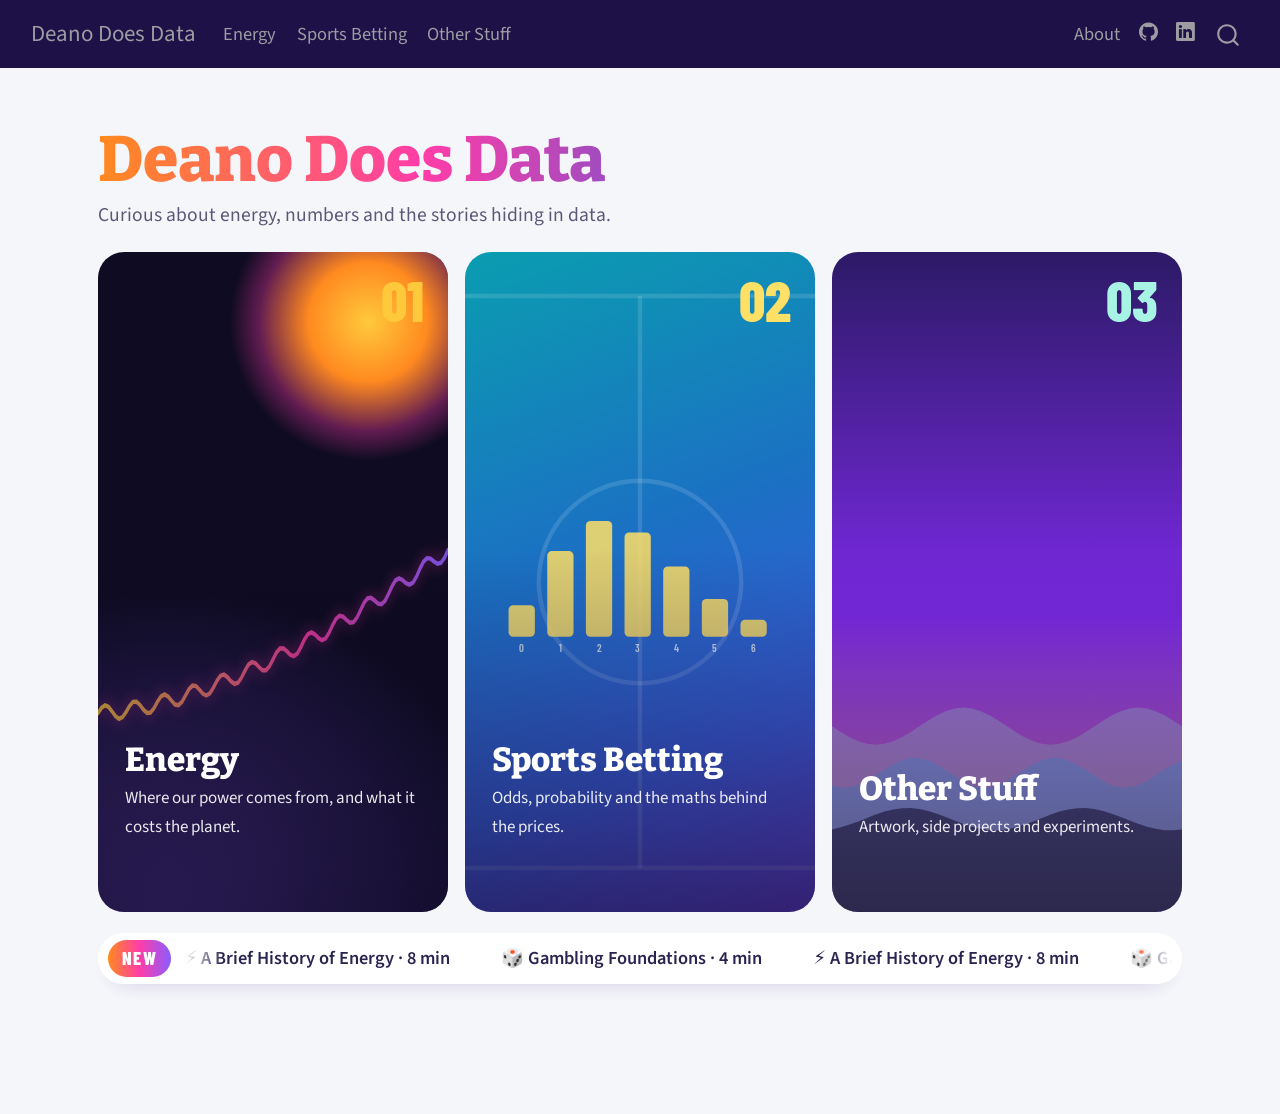
<file: index.html>
<!DOCTYPE html>
<html xmlns="http://www.w3.org/1999/xhtml" lang="en" xml:lang="en"><head>

<meta charset="utf-8">
<meta name="generator" content="quarto-1.11.9">

<meta name="viewport" content="width=device-width, initial-scale=1.0, user-scalable=yes">


<title>Deano Does Data</title>
<style>
/* Default styles provided by pandoc.
** See https://pandoc.org/MANUAL.html#variables-for-html for config info.
*/
span.smallcaps{font-variant: small-caps;}
div.columns{display: flex; gap: 1.5em;}
div.column{flex: auto;}
@media screen {
div.columns{gap: min(4vw, 1.5em);}
div.column{overflow-x: auto;}
}
div.hanging-indent{margin-left: 1.5em; text-indent: -1.5em;}
ul.task-list{list-style: none;}
ul.task-list li input[type="checkbox"] {
  width: 0.8em;
  margin: 0 0.8em 0.2em -1em; /* quarto-specific, see https://github.com/quarto-dev/quarto-cli/issues/4556 */ 
  vertical-align: middle;
}
</style>


<script src="site_libs/quarto-nav/quarto-nav.js"></script>
<script src="site_libs/quarto-nav/headroom.min.js"></script>
<script src="site_libs/clipboard/clipboard.min.js"></script>
<script src="site_libs/quarto-search/autocomplete.umd.js"></script>
<script src="site_libs/quarto-search/fuse.min.js"></script>
<script src="site_libs/quarto-search/quarto-search.js"></script>
<meta name="quarto:offset" content="./">
<script src="site_libs/quarto-html/quarto.js" type="module"></script>
<script src="site_libs/quarto-html/tabsets/tabsets.js" type="module"></script>
<script src="site_libs/quarto-html/scrollable-regions/scrollable-regions.js" type="module"></script>
<script src="site_libs/quarto-html/popper.min.js"></script>
<script src="site_libs/quarto-html/tippy.umd.min.js"></script>
<script src="site_libs/quarto-html/anchor.min.js"></script>
<link href="site_libs/quarto-html/tippy.css" rel="stylesheet">
<link href="site_libs/quarto-html/quarto-syntax-highlighting-63b5708e65d6cd79cd7618c58d0c21e7.css" rel="stylesheet" id="quarto-text-highlighting-styles">
<script src="site_libs/bootstrap/bootstrap.min.js"></script>
<link href="site_libs/bootstrap/bootstrap-icons.css" rel="stylesheet">
<link href="site_libs/bootstrap/bootstrap-018c1f106f5431c795671057c85524de.min.css" rel="stylesheet" append-hash="true" id="quarto-bootstrap" data-mode="light">
<script id="quarto-search-options" type="application/json">{
  "location": "navbar",
  "copy-button": false,
  "collapse-after": 3,
  "panel-placement": "end",
  "type": "overlay",
  "limit": 50,
  "keyboard-shortcut": [
    "f",
    "/",
    "s"
  ],
  "show-item-context": false,
  "language": {
    "search-no-results-text": "No results",
    "search-matching-documents-text": "matching documents",
    "search-copy-link-title": "Copy link to search",
    "search-hide-matches-text": "Hide additional matches",
    "search-more-match-text": "more match in this document",
    "search-more-matches-text": "more matches in this document",
    "search-clear-button-title": "Clear",
    "search-text-placeholder": "",
    "search-detached-cancel-button-title": "Cancel",
    "search-submit-button-title": "Submit",
    "search-label": "Search"
  }
}</script>
<style>html{ scroll-behavior: smooth; }</style>


</head>

<body class="nav-fixed theme-spectrum quarto-light"><a id="quarto-skip-link" class="visually-hidden-focusable" href="#quarto-document-content">Skip to main content</a>

<div id="quarto-search-results"></div>
  <header id="quarto-header" class="headroom fixed-top">
    <nav class="navbar navbar-expand-lg " data-bs-theme="dark" aria-label="Site">
      <div class="navbar-container container-fluid">
      <div class="navbar-brand-container mx-auto">
    <a class="navbar-brand" href="./index.html">
    <span class="navbar-title">Deano Does Data</span>
    </a>
  </div>
          <button class="navbar-toggler" type="button" data-bs-toggle="collapse" data-bs-target="#navbarCollapse" aria-controls="navbarCollapse" aria-expanded="false" aria-label="Toggle navigation" onclick="if (window.quartoToggleHeadroom) { window.quartoToggleHeadroom(); }">
  <span class="navbar-toggler-icon"></span>
</button>
          <div class="collapse navbar-collapse" id="navbarCollapse">
            <ul class="navbar-nav navbar-nav-scroll me-auto">
  <li class="nav-item">
    <a class="nav-link" href="./energy/index.html"> 
<span class="menu-text">Energy</span></a>
  </li>  
  <li class="nav-item">
    <a class="nav-link" href="./sports-betting/index.html"> 
<span class="menu-text">Sports Betting</span></a>
  </li>  
  <li class="nav-item">
    <a class="nav-link" href="./other_stuff/index.html"> 
<span class="menu-text">Other Stuff</span></a>
  </li>  
</ul>
            <ul class="navbar-nav navbar-nav-scroll ms-auto">
  <li class="nav-item">
    <a class="nav-link" href="./about.html"> 
<span class="menu-text">About</span></a>
  </li>  
  <li class="nav-item compact">
    <a class="nav-link" href="https://github.com/deano888"> <i class="bi bi-github" role="img">
</i> 
<span class="menu-text"></span></a>
  </li>  
  <li class="nav-item compact">
    <a class="nav-link" href="https://www.linkedin.com/in/deanoshaddick/"> <i class="bi bi-linkedin" role="img">
</i> 
<span class="menu-text"></span></a>
  </li>  
</ul>
          </div> <!-- /navcollapse -->
            <div class="quarto-navbar-tools">
</div>
            <div id="quarto-search" class="" title="Search"></div>
      </div> <!-- /container-fluid -->
    </nav>
</header>
<!-- content -->
<div id="quarto-content" class="quarto-container page-columns page-rows-contents page-layout-full page-navbar">
<!-- sidebar -->
<!-- margin-sidebar -->
    
<!-- main -->
<main class="content column-page" id="quarto-document-content" tabindex="-1"><header id="title-block-header" class="quarto-title-block"></header>




<section class="home">
  <header class="home-head">
    <div class="home-title" role="heading" aria-level="1">Deano Does Data</div>
    <p class="home-sub">Curious about energy, numbers and the stories hiding in data.</p>
  </header>

  <div class="panels">

    <a class="panel p-energy" href="energy/index.html">
      <div class="p-sun"></div>
      <svg class="p-art keeling" viewbox="0 0 400 200" preserveaspectratio="none" aria-hidden="true">
        <defs><lineargradient id="kg" x1="0" x2="1"><stop offset="0" stop-color="#FFC93C"></stop><stop offset=".6" stop-color="#FF3DA8"></stop><stop offset="1" stop-color="#8B5CFF"></stop></lineargradient></defs>
        <path d="M0,170.0 L4,165.8 L8,163.8 L12,164.9 L16,168.5 L20,172.4 L24,174.5 L28,173.2 L32,169.2 L36,164.4 L40,161.0 L44,160.8 L48,163.4 L52,167.2 L56,169.8 L60,169.5 L64,166.0 L68,160.9 L72,156.6 L76,155.0 L80,156.6 L84,160.0 L88,163.1 L92,163.6 L96,160.9 L100,155.9 L104,150.8 L108,148.0 L112,148.4 L116,151.3 L120,154.6 L124,155.9 L128,154.1 L132,149.4 L136,144.0 L140,140.1 L144,139.2 L148,141.3 L152,144.6 L156,146.6 L160,145.7 L164,141.7 L168,136.1 L172,131.2 L176,129.2 L180,130.2 L184,133.2 L188,135.8 L192,135.8 L196,132.6 L200,127.1 L204,121.6 L208,118.4 L212,118.3 L216,120.7 L220,123.6 L224,124.5 L228,122.2 L232,117.1 L236,111.2 L240,106.9 L244,105.6 L248,107.3 L252,110.1 L256,111.8 L260,110.5 L264,106.0 L268,100.0 L272,94.8 L276,92.3 L280,93.0 L284,95.6 L288,97.8 L292,97.4 L296,93.8 L300,88.0 L304,82.1 L308,78.4 L312,78.0 L316,80.1 L320,82.6 L324,83.1 L328,80.4 L332,75.0 L336,68.8 L340,64.1 L344,62.4 L348,63.8 L352,66.3 L356,67.5 L360,65.9 L364,61.1 L368,54.7 L372,49.2 L376,46.4 L380,46.7 L384,49.0 L388,50.8 L392,50.1 L396,46.2 L400,40.0" fill="none" stroke="url(#kg)" stroke-width="3.5" stroke-linecap="round"></path>
      </svg>
      <span class="p-num">01</span>
      <div class="p-body">
        <span class="p-chip">CO₂ in the air: 427 ppm and rising</span>
        <h2 class="p-name anchored">Energy</h2>
        <p class="p-desc">Where our power comes from, and what it costs the planet.</p>
        <span class="p-go">Explore →</span>
      </div>
    </a>

    <a class="panel p-sports" href="sports-betting/index.html">
      <svg class="p-art pitch" viewbox="0 0 400 300" preserveaspectratio="xMidYMid slice" aria-hidden="true">
        <rect x="20" y="20" width="360" height="260" rx="4"></rect><line x1="200" y1="20" x2="200" y2="280"></line>
        <circle cx="200" cy="150" r="46"></circle><rect x="20" y="95" width="50" height="110"></rect><rect x="330" y="95" width="50" height="110"></rect>
      </svg>
      <svg class="p-art goals" viewbox="0 0 400 220" aria-hidden="true"><rect x="30" y="149" width="34" height="41" rx="6"></rect><rect x="80" y="79" width="34" height="111" rx="6"></rect><rect x="130" y="40" width="34" height="150" rx="6"></rect><rect x="180" y="55" width="34" height="135" rx="6"></rect><rect x="230" y="99" width="34" height="91" rx="6"></rect><rect x="280" y="141" width="34" height="49" rx="6"></rect><rect x="330" y="168" width="34" height="22" rx="6"></rect><g class="g-lab"><text x="47" y="210">0</text><text x="97" y="210">1</text><text x="147" y="210">2</text><text x="197" y="210">3</text><text x="247" y="210">4</text><text x="297" y="210">5</text><text x="347" y="210">6</text></g></svg>
      <span class="p-num">02</span>
      <div class="p-body">
        <span class="p-chip">How many goals in a game? 0 · 1 · 2 · 3…</span>
        <h2 class="p-name anchored">Sports Betting</h2>
        <p class="p-desc">Odds, probability and the maths behind the prices.</p>
        <span class="p-go">Explore →</span>
      </div>
    </a>

    <a class="panel p-other" href="other_stuff/index.html">
      <svg class="p-art waves" viewbox="0 0 400 220" preserveaspectratio="none" aria-hidden="true">
        <g class="w w1"><path d="M0,120 L0,120.0 L10,123.1 L20,125.9 L30,128.1 L40,129.5 L50,130.0 L60,129.5 L70,128.1 L80,125.9 L90,123.1 L100,120.0 L110,116.9 L120,114.1 L130,111.9 L140,110.5 L150,110.0 L160,110.5 L170,111.9 L180,114.1 L190,116.9 L200,120.0 L210,123.1 L220,125.9 L230,128.1 L240,129.5 L250,130.0 L260,129.5 L270,128.1 L280,125.9 L290,123.1 L300,120.0 L310,116.9 L320,114.1 L330,111.9 L340,110.5 L350,110.0 L360,110.5 L370,111.9 L380,114.1 L390,116.9 L400,120.0 L410,123.1 L420,125.9 L430,128.1 L440,129.5 L450,130.0 L460,129.5 L470,128.1 L480,125.9 L490,123.1 L500,120.0 L510,116.9 L520,114.1 L530,111.9 L540,110.5 L550,110.0 L560,110.5 L570,111.9 L580,114.1 L590,116.9 L600,120.0 L610,123.1 L620,125.9 L630,128.1 L640,129.5 L650,130.0 L660,129.5 L670,128.1 L680,125.9 L690,123.1 L700,120.0 L710,116.9 L720,114.1 L730,111.9 L740,110.5 L750,110.0 L760,110.5 L770,111.9 L780,114.1 L790,116.9 L800,120.0 L800,220 L0,220 Z"></path></g><g class="w w2"><path d="M0,145 L0,151.7 L10,152.9 L20,152.8 L30,151.6 L40,149.3 L50,146.4 L60,143.3 L70,140.4 L80,138.3 L90,137.1 L100,137.2 L110,138.4 L120,140.7 L130,143.6 L140,146.7 L150,149.6 L160,151.7 L170,152.9 L180,152.8 L190,151.6 L200,149.3 L210,146.4 L220,143.3 L230,140.4 L240,138.3 L250,137.1 L260,137.2 L270,138.4 L280,140.7 L290,143.6 L300,146.7 L310,149.6 L320,151.7 L330,152.9 L340,152.8 L350,151.6 L360,149.3 L370,146.4 L380,143.3 L390,140.4 L400,138.3 L410,137.1 L420,137.2 L430,138.4 L440,140.7 L450,143.6 L460,146.7 L470,149.6 L480,151.7 L490,152.9 L500,152.8 L510,151.6 L520,149.3 L530,146.4 L540,143.3 L550,140.4 L560,138.3 L570,137.1 L580,137.2 L590,138.4 L600,140.7 L610,143.6 L620,146.7 L630,149.6 L640,151.7 L650,152.9 L660,152.8 L670,151.6 L680,149.3 L690,146.4 L700,143.3 L710,140.4 L720,138.3 L730,137.1 L740,137.2 L750,138.4 L760,140.7 L770,143.6 L780,146.7 L790,149.6 L800,151.7 L800,220 L0,220 Z"></path></g><g class="w w3"><path d="M0,170 L0,175.5 L10,174.4 L20,172.9 L30,171.2 L40,169.3 L50,167.5 L60,165.9 L70,164.8 L80,164.1 L90,164.0 L100,164.5 L110,165.6 L120,167.1 L130,168.8 L140,170.7 L150,172.5 L160,174.1 L170,175.2 L180,175.9 L190,176.0 L200,175.5 L210,174.4 L220,172.9 L230,171.2 L240,169.3 L250,167.5 L260,165.9 L270,164.8 L280,164.1 L290,164.0 L300,164.5 L310,165.6 L320,167.1 L330,168.8 L340,170.7 L350,172.5 L360,174.1 L370,175.2 L380,175.9 L390,176.0 L400,175.5 L410,174.4 L420,172.9 L430,171.2 L440,169.3 L450,167.5 L460,165.9 L470,164.8 L480,164.1 L490,164.0 L500,164.5 L510,165.6 L520,167.1 L530,168.8 L540,170.7 L550,172.5 L560,174.1 L570,175.2 L580,175.9 L590,176.0 L600,175.5 L610,174.4 L620,172.9 L630,171.2 L640,169.3 L650,167.5 L660,165.9 L670,164.8 L680,164.1 L690,164.0 L700,164.5 L710,165.6 L720,167.1 L730,168.8 L740,170.7 L750,172.5 L760,174.1 L770,175.2 L780,175.9 L790,176.0 L800,175.5 L800,220 L0,220 Z"></path></g>
      </svg>
      <span class="p-num">03</span>
      <div class="p-body">
        <span class="p-chip">Coming soon: a poster about Pacific sea levels</span>
        <h2 class="p-name anchored">Other Stuff</h2>
        <p class="p-desc">Artwork, side projects and experiments.</p>
        <span class="p-go">Explore →</span>
      </div>
    </a>

  </div>

  <div class="ticker" aria-label="Latest articles">
    <span class="t-label">NEW</span>
    <div class="t-track"><div class="t-move">
      <a href="energy/brief-history-of-energy/index.html">⚡ A Brief History of Energy · 8 min</a>
      <a href="sports-betting/gambling-foundations/index.html">🎲 Gambling Foundations · 4 min</a>
      <a href="energy/brief-history-of-energy/index.html">⚡ A Brief History of Energy · 8 min</a>
      <a href="sports-betting/gambling-foundations/index.html">🎲 Gambling Foundations · 4 min</a>
    </div></div>
  </div>
</section>



</main> <!-- /main -->
<script id="quarto-html-after-body" type="application/javascript">
  window.document.addEventListener("DOMContentLoaded", function (event) {
    const icon = "";
    const anchorJS = new window.AnchorJS();
    anchorJS.options = {
      placement: 'right',
      icon: icon
    };
    anchorJS.add('.anchored');
    const isCodeAnnotation = (el) => {
      for (const clz of el.classList) {
        if (clz.startsWith('code-annotation-')) {                     
          return true;
        }
      }
      return false;
    }
    const onCopySuccess = function(e) {
      // button target
      const button = e.trigger;
      // don't keep focus
      button.blur();
      // flash "checked"
      button.classList.add('code-copy-button-checked');
      var currentTitle = button.getAttribute("title");
      button.setAttribute("title", "Copied!");
      let tooltip;
      if (window.bootstrap) {
        button.setAttribute("data-bs-toggle", "tooltip");
        button.setAttribute("data-bs-placement", "left");
        button.setAttribute("data-bs-title", "Copied!");
        tooltip = new bootstrap.Tooltip(button, 
          { trigger: "manual", 
            customClass: "code-copy-button-tooltip",
            offset: [0, -8]});
        tooltip.show();    
      }
      setTimeout(function() {
        if (tooltip) {
          tooltip.hide();
          button.removeAttribute("data-bs-title");
          button.removeAttribute("data-bs-toggle");
          button.removeAttribute("data-bs-placement");
        }
        button.setAttribute("title", currentTitle);
        button.classList.remove('code-copy-button-checked');
      }, 1000);
      // clear code selection
      e.clearSelection();
    }
    const getTextToCopy = function(trigger) {
      const outerScaffold = trigger.parentElement.cloneNode(true);
      const codeEl = outerScaffold.querySelector('code');
      for (const childEl of codeEl.children) {
        if (isCodeAnnotation(childEl)) {
          childEl.remove();
        }
      }
      return codeEl.innerText;
    }
    const clipboard = new window.ClipboardJS('.code-copy-button:not([data-in-quarto-modal])', {
      text: getTextToCopy
    });
    clipboard.on('success', onCopySuccess);
    if (window.document.getElementById('quarto-embedded-source-code-modal')) {
      const clipboardModal = new window.ClipboardJS('.code-copy-button[data-in-quarto-modal]', {
        text: getTextToCopy,
        container: window.document.getElementById('quarto-embedded-source-code-modal')
      });
      clipboardModal.on('success', onCopySuccess);
    }
      var localhostRegex = new RegExp(/^(?:http|https):\/\/localhost\:?[0-9]*\//);
      var mailtoRegex = new RegExp(/^mailto:/);
        var filterRegex = new RegExp("https:\/\/deanodoesdata\.net\/");
      const newWindowLabel = "(opens in a new tab)";
      const newWindowNoteId = "quarto-ext-newwindow-label";
      // Links reference one hidden label through aria-describedby, so the
      // announcement never changes their accessible name.
      var describeNewWindow = (link) => {
        if (!window.document.getElementById(newWindowNoteId)) {
          var newWindowNote = window.document.createElement("span");
          newWindowNote.id = newWindowNoteId;
          newWindowNote.hidden = true;
          newWindowNote.textContent = newWindowLabel;
          window.document.body.appendChild(newWindowNote);
        }
        var describedBy = (link.getAttribute("aria-describedby") || "").split(/\s+/).filter(Boolean);
        if (!describedBy.includes(newWindowNoteId)) {
          describedBy.push(newWindowNoteId);
          link.setAttribute("aria-describedby", describedBy.join(" "));
        }
      }
      var isInternal = (href) => {
          return filterRegex.test(href) || localhostRegex.test(href) || mailtoRegex.test(href);
      }
      // Inspect non-navigation links and adorn them if external
      window.quartoDecorateExternalLinks = function (root) {
     var links = (root || window.document).querySelectorAll('a[href]:not(.nav-link):not(.navbar-brand):not(.toc-action):not(.sidebar-link):not(.sidebar-item-toggle):not(.pagination-link):not(.no-external):not([aria-hidden]):not(.dropdown-item):not(.quarto-navigation-tool):not(.about-link)');
      for (var i=0; i<links.length; i++) {
        const link = links[i];
        if (!isInternal(link.href)) {
          // undo the damage that might have been done by quarto-nav.js in the case of
          // links that we want to consider external
          if (link.dataset.originalHref !== undefined) {
            link.href = link.dataset.originalHref;
          }
            // target, if specified
            link.setAttribute("target", "_blank");
            if (link.getAttribute("rel") === null) {
              link.setAttribute("rel", "noopener");
            }
            describeNewWindow(link);
          if (!link.classList.contains('no-external-icon')) {
          }
        }
      }
      };
      window.quartoDecorateExternalLinks(window.document);
    // Esc closes the popup (WCAG 1.4.13) and focus leaving both trigger and
    // popup closes it (WCAG 2.4.11); tippy handles neither for interactive popups.
    const hideOnEscAndFocusOut = {
      name: 'hideOnEscAndFocusOut',
      defaultValue: true,
      fn(instance) {
        const dismiss = () => {
          // A show scheduled by the trigger delay would otherwise reopen it
          instance.clearDelayTimeouts();
          instance.hide();
        };
        const onKeyDown = (event) => {
          if (event.key !== 'Escape') {
            return;
          }
          // Keep Esc from also reaching page handlers (e.g. reveal.js overview),
          // except an open reveal.js slide menu, which Esc should close too.
          // The menu handles keys only when its keyboard option is on.
          const menuHandlesEsc = window.Reveal?.getPlugin?.('menu')?.isOpen() &&
            window.Reveal.getConfig().menu?.keyboard !== false;
          if (!menuHandlesEsc) {
            event.stopPropagation();
          }
          if (instance.popper.contains(window.document.activeElement)) {
            // Disabled while refocusing so the focus trigger does not reopen it
            instance.disable();
            instance.reference.focus();
            instance.enable();
          }
          dismiss();
        };
        const onFocusOut = (event) => {
          const target = event.relatedTarget;
          if (target && !instance.reference.contains(target) &&
              !instance.popper.contains(target)) {
            dismiss();
          }
        };
        // On the trigger too: a click trigger (code-annotations: select) has no
        // blur handling. Attached for the instance's lifetime so leaving the
        // trigger also cancels a show still pending on the trigger delay.
        instance.reference.addEventListener('focusout', onFocusOut);
        return {
          onShow() {
            window.document.addEventListener('keydown', onKeyDown, true);
            instance.popper.addEventListener('focusout', onFocusOut);
          },
          onHide() {
            window.document.removeEventListener('keydown', onKeyDown, true);
            instance.popper.removeEventListener('focusout', onFocusOut);
          },
          onDestroy() {
            instance.reference.removeEventListener('focusout', onFocusOut);
          },
        };
      },
    };
    function tippyHover(el, contentFn, onTriggerFn, onUntriggerFn) {
      const config = {
        allowHTML: true,
        maxWidth: 500,
        delay: 100,
        arrow: false,
        appendTo: function(el) {
            return el.parentElement;
        },
        interactive: true,
        interactiveBorder: 10,
        theme: 'quarto',
        placement: 'bottom-start',
        plugins: [hideOnEscAndFocusOut],
      };
      if (contentFn) {
        config.content = contentFn;
      }
      if (onTriggerFn) {
        config.onTrigger = onTriggerFn;
      }
      if (onUntriggerFn) {
        config.onUntrigger = onUntriggerFn;
      }
      window.tippy(el, config); 
    }
    const noterefs = window.document.querySelectorAll('a[role="doc-noteref"]');
    for (var i=0; i<noterefs.length; i++) {
      const ref = noterefs[i];
      tippyHover(ref, function() {
        // use id or data attribute instead here
        let href = ref.getAttribute('data-footnote-href') || ref.getAttribute('href');
        try { href = new URL(href).hash; } catch {}
        const id = href.replace(/^#\/?/, "");
        const note = window.document.getElementById(id);
        if (note) {
          return note.innerHTML;
        } else {
          return "";
        }
      });
    }
    const xrefs = window.document.querySelectorAll('a.quarto-xref');
    const processXRef = (id, note) => {
      // Strip column container classes
      const stripColumnClz = (el) => {
        el.classList.remove("page-full", "page-columns");
        if (el.children) {
          for (const child of el.children) {
            stripColumnClz(child);
          }
        }
      }
      stripColumnClz(note)
      if (id === null || id.startsWith('sec-')) {
        // Special case sections, only their first couple elements
        const container = document.createElement("div");
        if (note.children && note.children.length > 2) {
          container.appendChild(note.children[0].cloneNode(true));
          for (let i = 1; i < note.children.length; i++) {
            const child = note.children[i];
            if (child.tagName === "P" && child.innerText === "") {
              continue;
            } else {
              container.appendChild(child.cloneNode(true));
              break;
            }
          }
          if (window.Quarto?.typesetMath) {
            window.Quarto.typesetMath(container);
          }
          return container.innerHTML
        } else {
          if (window.Quarto?.typesetMath) {
            window.Quarto.typesetMath(note);
          }
          return note.innerHTML;
        }
      } else {
        // Remove any anchor links if they are present
        const anchorLink = note.querySelector('a.anchorjs-link');
        if (anchorLink) {
          anchorLink.remove();
        }
        if (window.Quarto?.typesetMath) {
          window.Quarto.typesetMath(note);
        }
        if (note.classList.contains("callout")) {
          return note.outerHTML;
        } else {
          return note.innerHTML;
        }
      }
    }
    for (var i=0; i<xrefs.length; i++) {
      const xref = xrefs[i];
      tippyHover(xref, undefined, function(instance) {
        instance.disable();
        let url = xref.getAttribute('href');
        let hash = undefined; 
        if (url.startsWith('#')) {
          hash = url;
        } else {
          try { hash = new URL(url).hash; } catch {}
        }
        if (hash) {
          const id = hash.replace(/^#\/?/, "");
          const note = window.document.getElementById(id);
          if (note !== null) {
            try {
              const html = processXRef(id, note.cloneNode(true));
              instance.setContent(html);
            } finally {
              instance.enable();
              instance.show();
            }
          } else {
            // See if we can fetch this
            fetch(url.split('#')[0])
            .then(res => res.text())
            .then(html => {
              const parser = new DOMParser();
              const htmlDoc = parser.parseFromString(html, "text/html");
              const note = htmlDoc.getElementById(id);
              if (note !== null) {
                const html = processXRef(id, note);
                instance.setContent(html);
              } 
            }).finally(() => {
              instance.enable();
              instance.show();
            });
          }
        } else {
          // See if we can fetch a full url (with no hash to target)
          // This is a special case and we should probably do some content thinning / targeting
          fetch(url)
          .then(res => res.text())
          .then(html => {
            const parser = new DOMParser();
            const htmlDoc = parser.parseFromString(html, "text/html");
            const note = htmlDoc.querySelector('main.content');
            if (note !== null) {
              // This should only happen for chapter cross references
              // (since there is no id in the URL)
              // remove the first header
              if (note.children.length > 0 && note.children[0].tagName === "HEADER") {
                note.children[0].remove();
              }
              const html = processXRef(null, note);
              instance.setContent(html);
            } 
          }).finally(() => {
            instance.enable();
            instance.show();
          });
        }
      }, function(instance) {
      });
    }
        let selectedAnnoteEl;
        const selectorForAnnotation = ( cell, annotation) => {
          let cellAttr = 'data-code-cell="' + cell + '"';
          let lineAttr = 'data-code-annotation="' +  annotation + '"';
          const selector = 'span[' + cellAttr + '][' + lineAttr + ']';
          return selector;
        }
        const selectCodeLines = (annoteEl) => {
          const doc = window.document;
          const targetCell = annoteEl.getAttribute("data-target-cell");
          const targetAnnotation = annoteEl.getAttribute("data-target-annotation");
          const annoteSpan = window.document.querySelector(selectorForAnnotation(targetCell, targetAnnotation));
          const lines = annoteSpan.getAttribute("data-code-lines").split(",");
          const lineIds = lines.map((line) => {
            return targetCell + "-" + line;
          })
          // Each band is positioned against its own containing block, which is
          // not the offsetParent of the lines, so place it from client rects.
          const placeBand = (band, firstEl, lastEl, codeBlock) => {
            const container = band.offsetParent;
            if (container === null) {
              return;
            }
            const containerRect = container.getBoundingClientRect();
            // Reveal.js scales slides with a transform, so convert client
            // pixels back to the CSS pixels of the container.
            const scale = containerRect.height / container.offsetHeight || 1;
            const firstRect = firstEl.getBoundingClientRect();
            const lastRect = lastEl.getBoundingClientRect();
            const top = (firstRect.top - containerRect.top) / scale - container.clientTop + container.scrollTop;
            const height = (lastRect.bottom - firstRect.top) / scale;
            band.style.top = top - 2 + "px";
            band.style.height = height + 4 + "px";
            if (codeBlock) {
              // Without the copy button wrapper, the containing block is wider
              // than the code block, so span the code block explicitly.
              const blockRect = codeBlock.getBoundingClientRect();
              band.style.left = (blockRect.left - containerRect.left) / scale - container.clientLeft + container.scrollLeft + "px";
              band.style.width = blockRect.width / scale + "px";
            }
          };
          if (lineIds.length > 0) {
            const el = window.document.getElementById(lineIds[0]);
            const lastEl = window.document.getElementById(lineIds[lineIds.length - 1]);
            const parent = el.parentElement.parentElement;
            // cook up a div (if necessary) and position it
            let div = window.document.getElementById("code-annotation-line-highlight");
            if (div === null) {
              div = window.document.createElement("div");
              div.setAttribute("id", "code-annotation-line-highlight");
              div.style.position = 'absolute';
              parent.appendChild(div);
            }
            placeBand(div, el, lastEl, parent.closest("div.sourceCode") || parent);
            let gutterDiv = window.document.getElementById("code-annotation-line-highlight-gutter");
            if (gutterDiv === null) {
              gutterDiv = window.document.createElement("div");
              gutterDiv.setAttribute("id", "code-annotation-line-highlight-gutter");
              gutterDiv.style.position = 'absolute';
              const codeCell = window.document.getElementById(targetCell);
              const gutter = codeCell.querySelector('.code-annotation-gutter');
              gutter.appendChild(gutterDiv);
            }
            placeBand(gutterDiv, el, lastEl);
            selectedAnnoteEl = annoteEl;
          }
        };
        const unselectCodeLines = () => {
          const elementsIds = ["code-annotation-line-highlight", "code-annotation-line-highlight-gutter"];
          elementsIds.forEach((elId) => {
            const div = window.document.getElementById(elId);
            if (div) {
              div.remove();
            }
          });
          selectedAnnoteEl = undefined;
        };
          // Handle positioning of the toggle
      window.addEventListener(
        "resize",
        throttle(() => {
          elRect = undefined;
          if (selectedAnnoteEl) {
            selectCodeLines(selectedAnnoteEl);
          }
        }, 10)
      );
      function throttle(fn, ms) {
      let throttle = false;
      let timer;
        return (...args) => {
          if(!throttle) { // first call gets through
              fn.apply(this, args);
              throttle = true;
          } else { // all the others get throttled
              if(timer) clearTimeout(timer); // cancel #2
              timer = setTimeout(() => {
                fn.apply(this, args);
                timer = throttle = false;
              }, ms);
          }
        };
      }
        // Attach click handler to the DT
        const annoteDls = window.document.querySelectorAll('dt[data-target-cell]');
        for (const annoteDlNode of annoteDls) {
          annoteDlNode.addEventListener('click', (event) => {
            const clickedEl = event.target;
            if (clickedEl !== selectedAnnoteEl) {
              unselectCodeLines();
              const activeEl = window.document.querySelector('dt[data-target-cell].code-annotation-active');
              if (activeEl) {
                activeEl.classList.remove('code-annotation-active');
              }
              selectCodeLines(clickedEl);
              clickedEl.classList.add('code-annotation-active');
            } else {
              // Unselect the line
              unselectCodeLines();
              clickedEl.classList.remove('code-annotation-active');
            }
          });
        }
    const findCites = (el) => {
      const parentEl = el.parentElement;
      if (parentEl) {
        const cites = parentEl.dataset.cites;
        if (cites) {
          return {
            el,
            cites: cites.split(' ')
          };
        } else {
          return findCites(el.parentElement)
        }
      } else {
        return undefined;
      }
    };
    var bibliorefs = window.document.querySelectorAll('a[role="doc-biblioref"]');
    for (var i=0; i<bibliorefs.length; i++) {
      const ref = bibliorefs[i];
      const citeInfo = findCites(ref);
      if (citeInfo) {
        tippyHover(citeInfo.el, function() {
          var popup = window.document.createElement('div');
          citeInfo.cites.forEach(function(cite) {
            var citeDiv = window.document.createElement('div');
            citeDiv.classList.add('hanging-indent');
            citeDiv.classList.add('csl-entry');
            var biblioDiv = window.document.getElementById('ref-' + cite);
            if (biblioDiv) {
              citeDiv.innerHTML = biblioDiv.innerHTML;
            }
            popup.appendChild(citeDiv);
          });
          return popup.innerHTML;
        });
      }
    }
  });
  </script>
  <script type="application/javascript">
  window.quartoScrollableRegionsLabels = {"code":"Scrollable code","output":"Scrollable output"};
  </script>
</div> <!-- /content -->




<script src="site_libs/quarto-html/zenscroll-min.js"></script>
</body></html>
</file>
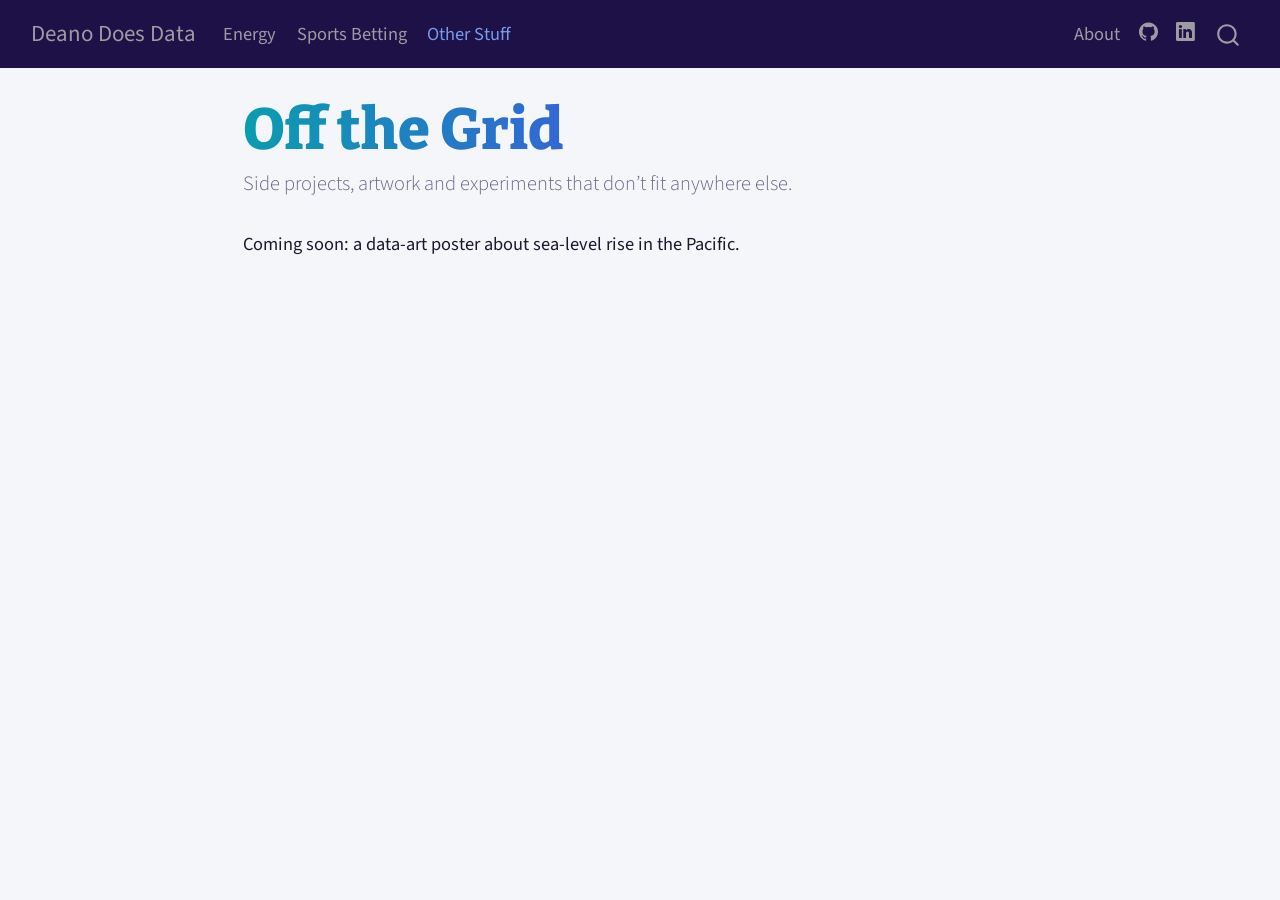
<file: other_stuff/index.html>
<!DOCTYPE html>
<html xmlns="http://www.w3.org/1999/xhtml" lang="en" xml:lang="en"><head>

<meta charset="utf-8">
<meta name="generator" content="quarto-1.11.9">

<meta name="viewport" content="width=device-width, initial-scale=1.0, user-scalable=yes">


<title>Off the Grid – Deano Does Data</title>
<style>
/* Default styles provided by pandoc.
** See https://pandoc.org/MANUAL.html#variables-for-html for config info.
*/
span.smallcaps{font-variant: small-caps;}
div.columns{display: flex; gap: 1.5em;}
div.column{flex: auto;}
@media screen {
div.columns{gap: min(4vw, 1.5em);}
div.column{overflow-x: auto;}
}
div.hanging-indent{margin-left: 1.5em; text-indent: -1.5em;}
ul.task-list{list-style: none;}
ul.task-list li input[type="checkbox"] {
  width: 0.8em;
  margin: 0 0.8em 0.2em -1em; /* quarto-specific, see https://github.com/quarto-dev/quarto-cli/issues/4556 */ 
  vertical-align: middle;
}
</style>


<script src="../site_libs/quarto-nav/quarto-nav.js"></script>
<script src="../site_libs/quarto-nav/headroom.min.js"></script>
<script src="../site_libs/clipboard/clipboard.min.js"></script>
<script src="../site_libs/quarto-search/autocomplete.umd.js"></script>
<script src="../site_libs/quarto-search/fuse.min.js"></script>
<script src="../site_libs/quarto-search/quarto-search.js"></script>
<meta name="quarto:offset" content="../">
<script src="../site_libs/quarto-html/quarto.js" type="module"></script>
<script src="../site_libs/quarto-html/tabsets/tabsets.js" type="module"></script>
<script src="../site_libs/quarto-html/scrollable-regions/scrollable-regions.js" type="module"></script>
<script src="../site_libs/quarto-html/popper.min.js"></script>
<script src="../site_libs/quarto-html/tippy.umd.min.js"></script>
<script src="../site_libs/quarto-html/anchor.min.js"></script>
<link href="../site_libs/quarto-html/tippy.css" rel="stylesheet">
<link href="../site_libs/quarto-html/quarto-syntax-highlighting-63b5708e65d6cd79cd7618c58d0c21e7.css" rel="stylesheet" id="quarto-text-highlighting-styles">
<script src="../site_libs/bootstrap/bootstrap.min.js"></script>
<link href="../site_libs/bootstrap/bootstrap-icons.css" rel="stylesheet">
<link href="../site_libs/bootstrap/bootstrap-78bafd72fb31617a59584ab9463c6c97.min.css" rel="stylesheet" append-hash="true" id="quarto-bootstrap" data-mode="light">
<script id="quarto-search-options" type="application/json">{
  "location": "navbar",
  "copy-button": false,
  "collapse-after": 3,
  "panel-placement": "end",
  "type": "overlay",
  "limit": 50,
  "keyboard-shortcut": [
    "f",
    "/",
    "s"
  ],
  "show-item-context": false,
  "language": {
    "search-no-results-text": "No results",
    "search-matching-documents-text": "matching documents",
    "search-copy-link-title": "Copy link to search",
    "search-hide-matches-text": "Hide additional matches",
    "search-more-match-text": "more match in this document",
    "search-more-matches-text": "more matches in this document",
    "search-clear-button-title": "Clear",
    "search-text-placeholder": "",
    "search-detached-cancel-button-title": "Cancel",
    "search-submit-button-title": "Submit",
    "search-label": "Search"
  }
}</script>
<style>html{ scroll-behavior: smooth; }</style>


</head>

<body class="nav-fixed theme-spectrum fullcontent quarto-light"><a id="quarto-skip-link" class="visually-hidden-focusable" href="#quarto-document-content">Skip to main content</a>

<div id="quarto-search-results"></div>
  <header id="quarto-header" class="headroom fixed-top">
    <nav class="navbar navbar-expand-lg " data-bs-theme="dark" aria-label="Site">
      <div class="navbar-container container-fluid">
      <div class="navbar-brand-container mx-auto">
    <a class="navbar-brand" href="../index.html">
    <span class="navbar-title">Deano Does Data</span>
    </a>
  </div>
          <button class="navbar-toggler" type="button" data-bs-toggle="collapse" data-bs-target="#navbarCollapse" aria-controls="navbarCollapse" aria-expanded="false" aria-label="Toggle navigation" onclick="if (window.quartoToggleHeadroom) { window.quartoToggleHeadroom(); }">
  <span class="navbar-toggler-icon"></span>
</button>
          <div class="collapse navbar-collapse" id="navbarCollapse">
            <ul class="navbar-nav navbar-nav-scroll me-auto">
  <li class="nav-item">
    <a class="nav-link" href="../energy/index.html"> 
<span class="menu-text">Energy</span></a>
  </li>  
  <li class="nav-item">
    <a class="nav-link" href="../sports-betting/index.html"> 
<span class="menu-text">Sports Betting</span></a>
  </li>  
  <li class="nav-item">
    <a class="nav-link active" href="../other_stuff/index.html" aria-current="page"> 
<span class="menu-text">Other Stuff</span></a>
  </li>  
</ul>
            <ul class="navbar-nav navbar-nav-scroll ms-auto">
  <li class="nav-item">
    <a class="nav-link" href="../about.html"> 
<span class="menu-text">About</span></a>
  </li>  
  <li class="nav-item compact">
    <a class="nav-link" href="https://github.com/deano888"> <i class="bi bi-github" role="img">
</i> 
<span class="menu-text"></span></a>
  </li>  
  <li class="nav-item compact">
    <a class="nav-link" href="https://www.linkedin.com/in/deanoshaddick/"> <i class="bi bi-linkedin" role="img">
</i> 
<span class="menu-text"></span></a>
  </li>  
</ul>
          </div> <!-- /navcollapse -->
            <div class="quarto-navbar-tools">
</div>
            <div id="quarto-search" class="" title="Search"></div>
      </div> <!-- /container-fluid -->
    </nav>
</header>
<!-- content -->
<div id="quarto-content" class="quarto-container page-columns page-rows-contents page-layout-article page-navbar">
<!-- sidebar -->
<!-- margin-sidebar -->
    
<!-- main -->
<main class="content" id="quarto-document-content" tabindex="-1">

<header id="title-block-header" class="quarto-title-block default">
<div class="quarto-title">
<h1 class="title">Off the Grid</h1>
<p class="subtitle lead">Side projects, artwork and experiments that don’t fit anywhere else.</p>
</div>



<div class="quarto-title-meta">

    
  
    
  </div>
  


</header>


<p>Coming soon: a data-art poster about sea-level rise in the Pacific.</p>



</main> <!-- /main -->
<script id="quarto-html-after-body" type="application/javascript">
  window.document.addEventListener("DOMContentLoaded", function (event) {
    const icon = "";
    const anchorJS = new window.AnchorJS();
    anchorJS.options = {
      placement: 'right',
      icon: icon
    };
    anchorJS.add('.anchored');
    const isCodeAnnotation = (el) => {
      for (const clz of el.classList) {
        if (clz.startsWith('code-annotation-')) {                     
          return true;
        }
      }
      return false;
    }
    const onCopySuccess = function(e) {
      // button target
      const button = e.trigger;
      // don't keep focus
      button.blur();
      // flash "checked"
      button.classList.add('code-copy-button-checked');
      var currentTitle = button.getAttribute("title");
      button.setAttribute("title", "Copied!");
      let tooltip;
      if (window.bootstrap) {
        button.setAttribute("data-bs-toggle", "tooltip");
        button.setAttribute("data-bs-placement", "left");
        button.setAttribute("data-bs-title", "Copied!");
        tooltip = new bootstrap.Tooltip(button, 
          { trigger: "manual", 
            customClass: "code-copy-button-tooltip",
            offset: [0, -8]});
        tooltip.show();    
      }
      setTimeout(function() {
        if (tooltip) {
          tooltip.hide();
          button.removeAttribute("data-bs-title");
          button.removeAttribute("data-bs-toggle");
          button.removeAttribute("data-bs-placement");
        }
        button.setAttribute("title", currentTitle);
        button.classList.remove('code-copy-button-checked');
      }, 1000);
      // clear code selection
      e.clearSelection();
    }
    const getTextToCopy = function(trigger) {
      const outerScaffold = trigger.parentElement.cloneNode(true);
      const codeEl = outerScaffold.querySelector('code');
      for (const childEl of codeEl.children) {
        if (isCodeAnnotation(childEl)) {
          childEl.remove();
        }
      }
      return codeEl.innerText;
    }
    const clipboard = new window.ClipboardJS('.code-copy-button:not([data-in-quarto-modal])', {
      text: getTextToCopy
    });
    clipboard.on('success', onCopySuccess);
    if (window.document.getElementById('quarto-embedded-source-code-modal')) {
      const clipboardModal = new window.ClipboardJS('.code-copy-button[data-in-quarto-modal]', {
        text: getTextToCopy,
        container: window.document.getElementById('quarto-embedded-source-code-modal')
      });
      clipboardModal.on('success', onCopySuccess);
    }
      var localhostRegex = new RegExp(/^(?:http|https):\/\/localhost\:?[0-9]*\//);
      var mailtoRegex = new RegExp(/^mailto:/);
        var filterRegex = new RegExp("https:\/\/deanodoesdata\.net\/");
      const newWindowLabel = "(opens in a new tab)";
      const newWindowNoteId = "quarto-ext-newwindow-label";
      // Links reference one hidden label through aria-describedby, so the
      // announcement never changes their accessible name.
      var describeNewWindow = (link) => {
        if (!window.document.getElementById(newWindowNoteId)) {
          var newWindowNote = window.document.createElement("span");
          newWindowNote.id = newWindowNoteId;
          newWindowNote.hidden = true;
          newWindowNote.textContent = newWindowLabel;
          window.document.body.appendChild(newWindowNote);
        }
        var describedBy = (link.getAttribute("aria-describedby") || "").split(/\s+/).filter(Boolean);
        if (!describedBy.includes(newWindowNoteId)) {
          describedBy.push(newWindowNoteId);
          link.setAttribute("aria-describedby", describedBy.join(" "));
        }
      }
      var isInternal = (href) => {
          return filterRegex.test(href) || localhostRegex.test(href) || mailtoRegex.test(href);
      }
      // Inspect non-navigation links and adorn them if external
      window.quartoDecorateExternalLinks = function (root) {
     var links = (root || window.document).querySelectorAll('a[href]:not(.nav-link):not(.navbar-brand):not(.toc-action):not(.sidebar-link):not(.sidebar-item-toggle):not(.pagination-link):not(.no-external):not([aria-hidden]):not(.dropdown-item):not(.quarto-navigation-tool):not(.about-link)');
      for (var i=0; i<links.length; i++) {
        const link = links[i];
        if (!isInternal(link.href)) {
          // undo the damage that might have been done by quarto-nav.js in the case of
          // links that we want to consider external
          if (link.dataset.originalHref !== undefined) {
            link.href = link.dataset.originalHref;
          }
            // target, if specified
            link.setAttribute("target", "_blank");
            if (link.getAttribute("rel") === null) {
              link.setAttribute("rel", "noopener");
            }
            describeNewWindow(link);
          if (!link.classList.contains('no-external-icon')) {
          }
        }
      }
      };
      window.quartoDecorateExternalLinks(window.document);
    // Esc closes the popup (WCAG 1.4.13) and focus leaving both trigger and
    // popup closes it (WCAG 2.4.11); tippy handles neither for interactive popups.
    const hideOnEscAndFocusOut = {
      name: 'hideOnEscAndFocusOut',
      defaultValue: true,
      fn(instance) {
        const dismiss = () => {
          // A show scheduled by the trigger delay would otherwise reopen it
          instance.clearDelayTimeouts();
          instance.hide();
        };
        const onKeyDown = (event) => {
          if (event.key !== 'Escape') {
            return;
          }
          // Keep Esc from also reaching page handlers (e.g. reveal.js overview),
          // except an open reveal.js slide menu, which Esc should close too.
          // The menu handles keys only when its keyboard option is on.
          const menuHandlesEsc = window.Reveal?.getPlugin?.('menu')?.isOpen() &&
            window.Reveal.getConfig().menu?.keyboard !== false;
          if (!menuHandlesEsc) {
            event.stopPropagation();
          }
          if (instance.popper.contains(window.document.activeElement)) {
            // Disabled while refocusing so the focus trigger does not reopen it
            instance.disable();
            instance.reference.focus();
            instance.enable();
          }
          dismiss();
        };
        const onFocusOut = (event) => {
          const target = event.relatedTarget;
          if (target && !instance.reference.contains(target) &&
              !instance.popper.contains(target)) {
            dismiss();
          }
        };
        // On the trigger too: a click trigger (code-annotations: select) has no
        // blur handling. Attached for the instance's lifetime so leaving the
        // trigger also cancels a show still pending on the trigger delay.
        instance.reference.addEventListener('focusout', onFocusOut);
        return {
          onShow() {
            window.document.addEventListener('keydown', onKeyDown, true);
            instance.popper.addEventListener('focusout', onFocusOut);
          },
          onHide() {
            window.document.removeEventListener('keydown', onKeyDown, true);
            instance.popper.removeEventListener('focusout', onFocusOut);
          },
          onDestroy() {
            instance.reference.removeEventListener('focusout', onFocusOut);
          },
        };
      },
    };
    function tippyHover(el, contentFn, onTriggerFn, onUntriggerFn) {
      const config = {
        allowHTML: true,
        maxWidth: 500,
        delay: 100,
        arrow: false,
        appendTo: function(el) {
            return el.parentElement;
        },
        interactive: true,
        interactiveBorder: 10,
        theme: 'quarto',
        placement: 'bottom-start',
        plugins: [hideOnEscAndFocusOut],
      };
      if (contentFn) {
        config.content = contentFn;
      }
      if (onTriggerFn) {
        config.onTrigger = onTriggerFn;
      }
      if (onUntriggerFn) {
        config.onUntrigger = onUntriggerFn;
      }
      window.tippy(el, config); 
    }
    const noterefs = window.document.querySelectorAll('a[role="doc-noteref"]');
    for (var i=0; i<noterefs.length; i++) {
      const ref = noterefs[i];
      tippyHover(ref, function() {
        // use id or data attribute instead here
        let href = ref.getAttribute('data-footnote-href') || ref.getAttribute('href');
        try { href = new URL(href).hash; } catch {}
        const id = href.replace(/^#\/?/, "");
        const note = window.document.getElementById(id);
        if (note) {
          return note.innerHTML;
        } else {
          return "";
        }
      });
    }
    const xrefs = window.document.querySelectorAll('a.quarto-xref');
    const processXRef = (id, note) => {
      // Strip column container classes
      const stripColumnClz = (el) => {
        el.classList.remove("page-full", "page-columns");
        if (el.children) {
          for (const child of el.children) {
            stripColumnClz(child);
          }
        }
      }
      stripColumnClz(note)
      if (id === null || id.startsWith('sec-')) {
        // Special case sections, only their first couple elements
        const container = document.createElement("div");
        if (note.children && note.children.length > 2) {
          container.appendChild(note.children[0].cloneNode(true));
          for (let i = 1; i < note.children.length; i++) {
            const child = note.children[i];
            if (child.tagName === "P" && child.innerText === "") {
              continue;
            } else {
              container.appendChild(child.cloneNode(true));
              break;
            }
          }
          if (window.Quarto?.typesetMath) {
            window.Quarto.typesetMath(container);
          }
          return container.innerHTML
        } else {
          if (window.Quarto?.typesetMath) {
            window.Quarto.typesetMath(note);
          }
          return note.innerHTML;
        }
      } else {
        // Remove any anchor links if they are present
        const anchorLink = note.querySelector('a.anchorjs-link');
        if (anchorLink) {
          anchorLink.remove();
        }
        if (window.Quarto?.typesetMath) {
          window.Quarto.typesetMath(note);
        }
        if (note.classList.contains("callout")) {
          return note.outerHTML;
        } else {
          return note.innerHTML;
        }
      }
    }
    for (var i=0; i<xrefs.length; i++) {
      const xref = xrefs[i];
      tippyHover(xref, undefined, function(instance) {
        instance.disable();
        let url = xref.getAttribute('href');
        let hash = undefined; 
        if (url.startsWith('#')) {
          hash = url;
        } else {
          try { hash = new URL(url).hash; } catch {}
        }
        if (hash) {
          const id = hash.replace(/^#\/?/, "");
          const note = window.document.getElementById(id);
          if (note !== null) {
            try {
              const html = processXRef(id, note.cloneNode(true));
              instance.setContent(html);
            } finally {
              instance.enable();
              instance.show();
            }
          } else {
            // See if we can fetch this
            fetch(url.split('#')[0])
            .then(res => res.text())
            .then(html => {
              const parser = new DOMParser();
              const htmlDoc = parser.parseFromString(html, "text/html");
              const note = htmlDoc.getElementById(id);
              if (note !== null) {
                const html = processXRef(id, note);
                instance.setContent(html);
              } 
            }).finally(() => {
              instance.enable();
              instance.show();
            });
          }
        } else {
          // See if we can fetch a full url (with no hash to target)
          // This is a special case and we should probably do some content thinning / targeting
          fetch(url)
          .then(res => res.text())
          .then(html => {
            const parser = new DOMParser();
            const htmlDoc = parser.parseFromString(html, "text/html");
            const note = htmlDoc.querySelector('main.content');
            if (note !== null) {
              // This should only happen for chapter cross references
              // (since there is no id in the URL)
              // remove the first header
              if (note.children.length > 0 && note.children[0].tagName === "HEADER") {
                note.children[0].remove();
              }
              const html = processXRef(null, note);
              instance.setContent(html);
            } 
          }).finally(() => {
            instance.enable();
            instance.show();
          });
        }
      }, function(instance) {
      });
    }
        let selectedAnnoteEl;
        const selectorForAnnotation = ( cell, annotation) => {
          let cellAttr = 'data-code-cell="' + cell + '"';
          let lineAttr = 'data-code-annotation="' +  annotation + '"';
          const selector = 'span[' + cellAttr + '][' + lineAttr + ']';
          return selector;
        }
        const selectCodeLines = (annoteEl) => {
          const doc = window.document;
          const targetCell = annoteEl.getAttribute("data-target-cell");
          const targetAnnotation = annoteEl.getAttribute("data-target-annotation");
          const annoteSpan = window.document.querySelector(selectorForAnnotation(targetCell, targetAnnotation));
          const lines = annoteSpan.getAttribute("data-code-lines").split(",");
          const lineIds = lines.map((line) => {
            return targetCell + "-" + line;
          })
          // Each band is positioned against its own containing block, which is
          // not the offsetParent of the lines, so place it from client rects.
          const placeBand = (band, firstEl, lastEl, codeBlock) => {
            const container = band.offsetParent;
            if (container === null) {
              return;
            }
            const containerRect = container.getBoundingClientRect();
            // Reveal.js scales slides with a transform, so convert client
            // pixels back to the CSS pixels of the container.
            const scale = containerRect.height / container.offsetHeight || 1;
            const firstRect = firstEl.getBoundingClientRect();
            const lastRect = lastEl.getBoundingClientRect();
            const top = (firstRect.top - containerRect.top) / scale - container.clientTop + container.scrollTop;
            const height = (lastRect.bottom - firstRect.top) / scale;
            band.style.top = top - 2 + "px";
            band.style.height = height + 4 + "px";
            if (codeBlock) {
              // Without the copy button wrapper, the containing block is wider
              // than the code block, so span the code block explicitly.
              const blockRect = codeBlock.getBoundingClientRect();
              band.style.left = (blockRect.left - containerRect.left) / scale - container.clientLeft + container.scrollLeft + "px";
              band.style.width = blockRect.width / scale + "px";
            }
          };
          if (lineIds.length > 0) {
            const el = window.document.getElementById(lineIds[0]);
            const lastEl = window.document.getElementById(lineIds[lineIds.length - 1]);
            const parent = el.parentElement.parentElement;
            // cook up a div (if necessary) and position it
            let div = window.document.getElementById("code-annotation-line-highlight");
            if (div === null) {
              div = window.document.createElement("div");
              div.setAttribute("id", "code-annotation-line-highlight");
              div.style.position = 'absolute';
              parent.appendChild(div);
            }
            placeBand(div, el, lastEl, parent.closest("div.sourceCode") || parent);
            let gutterDiv = window.document.getElementById("code-annotation-line-highlight-gutter");
            if (gutterDiv === null) {
              gutterDiv = window.document.createElement("div");
              gutterDiv.setAttribute("id", "code-annotation-line-highlight-gutter");
              gutterDiv.style.position = 'absolute';
              const codeCell = window.document.getElementById(targetCell);
              const gutter = codeCell.querySelector('.code-annotation-gutter');
              gutter.appendChild(gutterDiv);
            }
            placeBand(gutterDiv, el, lastEl);
            selectedAnnoteEl = annoteEl;
          }
        };
        const unselectCodeLines = () => {
          const elementsIds = ["code-annotation-line-highlight", "code-annotation-line-highlight-gutter"];
          elementsIds.forEach((elId) => {
            const div = window.document.getElementById(elId);
            if (div) {
              div.remove();
            }
          });
          selectedAnnoteEl = undefined;
        };
          // Handle positioning of the toggle
      window.addEventListener(
        "resize",
        throttle(() => {
          elRect = undefined;
          if (selectedAnnoteEl) {
            selectCodeLines(selectedAnnoteEl);
          }
        }, 10)
      );
      function throttle(fn, ms) {
      let throttle = false;
      let timer;
        return (...args) => {
          if(!throttle) { // first call gets through
              fn.apply(this, args);
              throttle = true;
          } else { // all the others get throttled
              if(timer) clearTimeout(timer); // cancel #2
              timer = setTimeout(() => {
                fn.apply(this, args);
                timer = throttle = false;
              }, ms);
          }
        };
      }
        // Attach click handler to the DT
        const annoteDls = window.document.querySelectorAll('dt[data-target-cell]');
        for (const annoteDlNode of annoteDls) {
          annoteDlNode.addEventListener('click', (event) => {
            const clickedEl = event.target;
            if (clickedEl !== selectedAnnoteEl) {
              unselectCodeLines();
              const activeEl = window.document.querySelector('dt[data-target-cell].code-annotation-active');
              if (activeEl) {
                activeEl.classList.remove('code-annotation-active');
              }
              selectCodeLines(clickedEl);
              clickedEl.classList.add('code-annotation-active');
            } else {
              // Unselect the line
              unselectCodeLines();
              clickedEl.classList.remove('code-annotation-active');
            }
          });
        }
    const findCites = (el) => {
      const parentEl = el.parentElement;
      if (parentEl) {
        const cites = parentEl.dataset.cites;
        if (cites) {
          return {
            el,
            cites: cites.split(' ')
          };
        } else {
          return findCites(el.parentElement)
        }
      } else {
        return undefined;
      }
    };
    var bibliorefs = window.document.querySelectorAll('a[role="doc-biblioref"]');
    for (var i=0; i<bibliorefs.length; i++) {
      const ref = bibliorefs[i];
      const citeInfo = findCites(ref);
      if (citeInfo) {
        tippyHover(citeInfo.el, function() {
          var popup = window.document.createElement('div');
          citeInfo.cites.forEach(function(cite) {
            var citeDiv = window.document.createElement('div');
            citeDiv.classList.add('hanging-indent');
            citeDiv.classList.add('csl-entry');
            var biblioDiv = window.document.getElementById('ref-' + cite);
            if (biblioDiv) {
              citeDiv.innerHTML = biblioDiv.innerHTML;
            }
            popup.appendChild(citeDiv);
          });
          return popup.innerHTML;
        });
      }
    }
  });
  </script>
  <script type="application/javascript">
  window.quartoScrollableRegionsLabels = {"code":"Scrollable code","output":"Scrollable output"};
  </script>
</div> <!-- /content -->




<script src="../site_libs/quarto-html/zenscroll-min.js"></script>
</body></html>
</file>
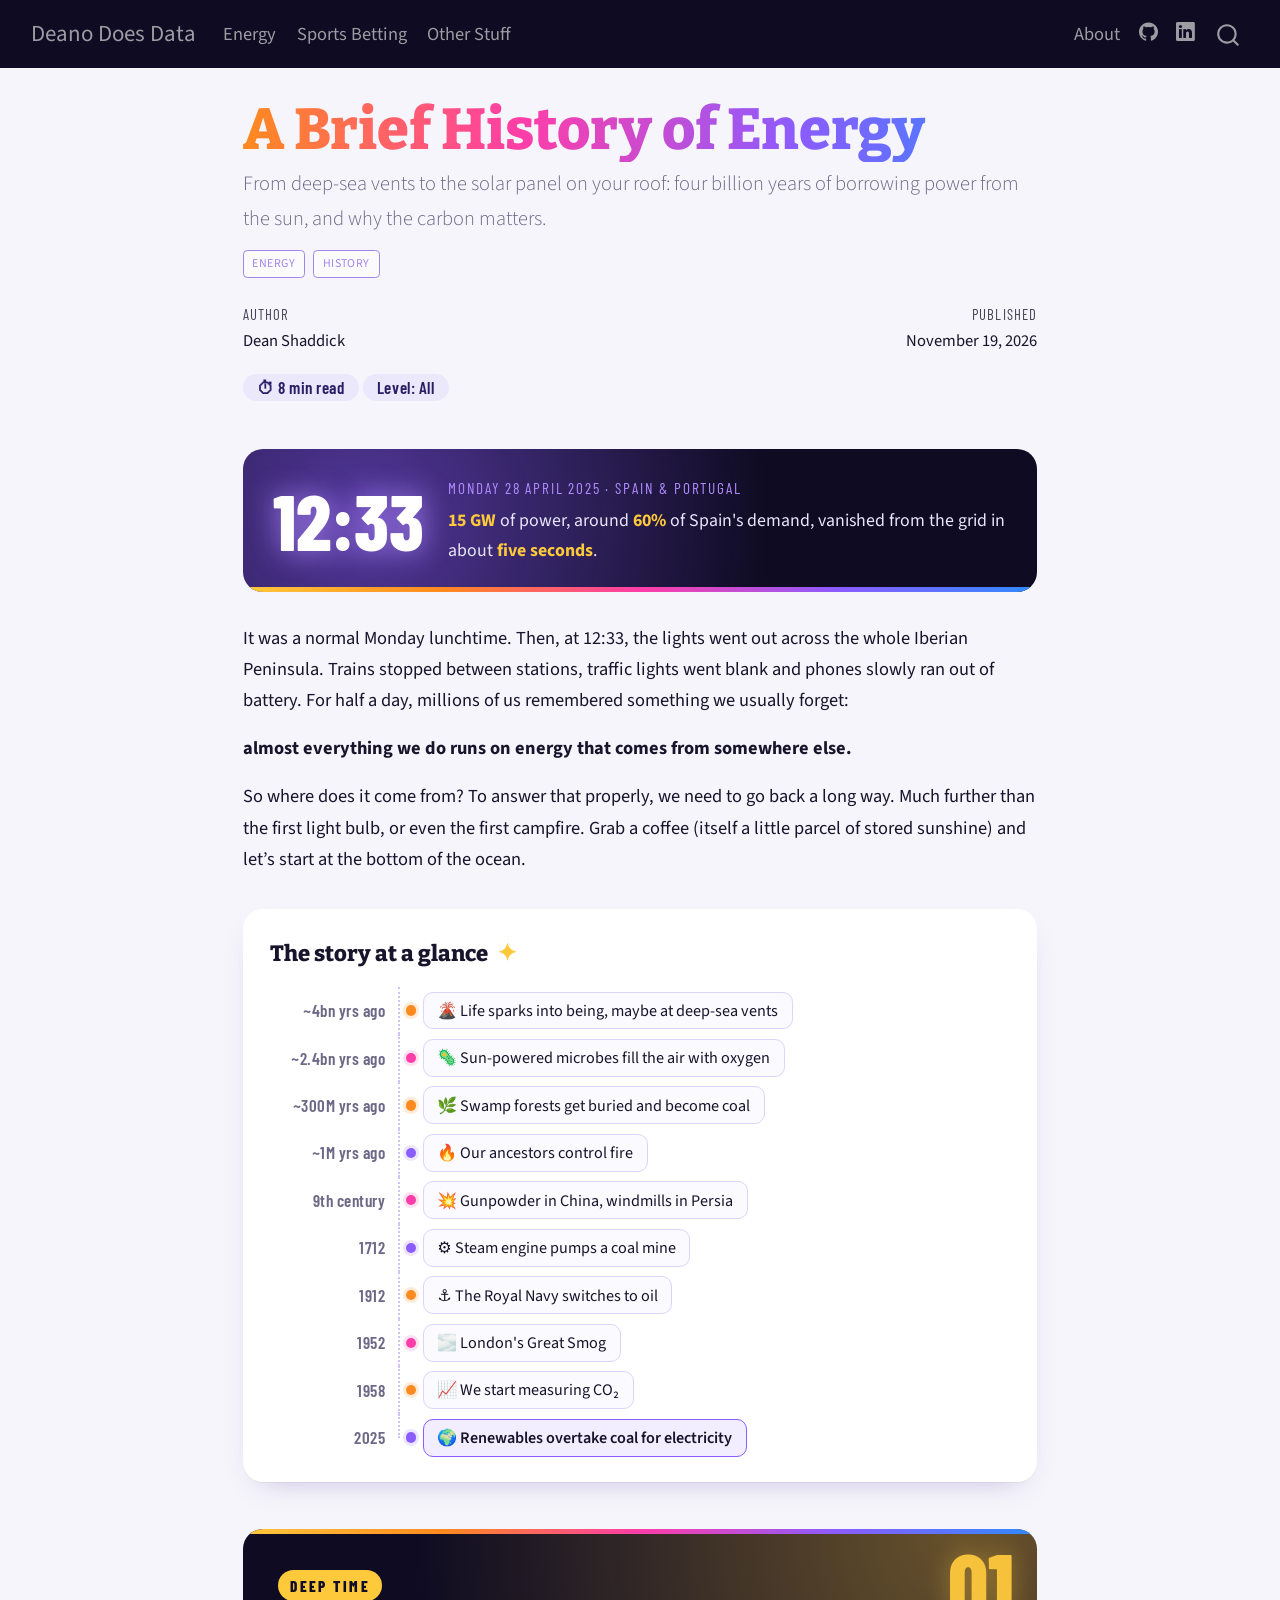
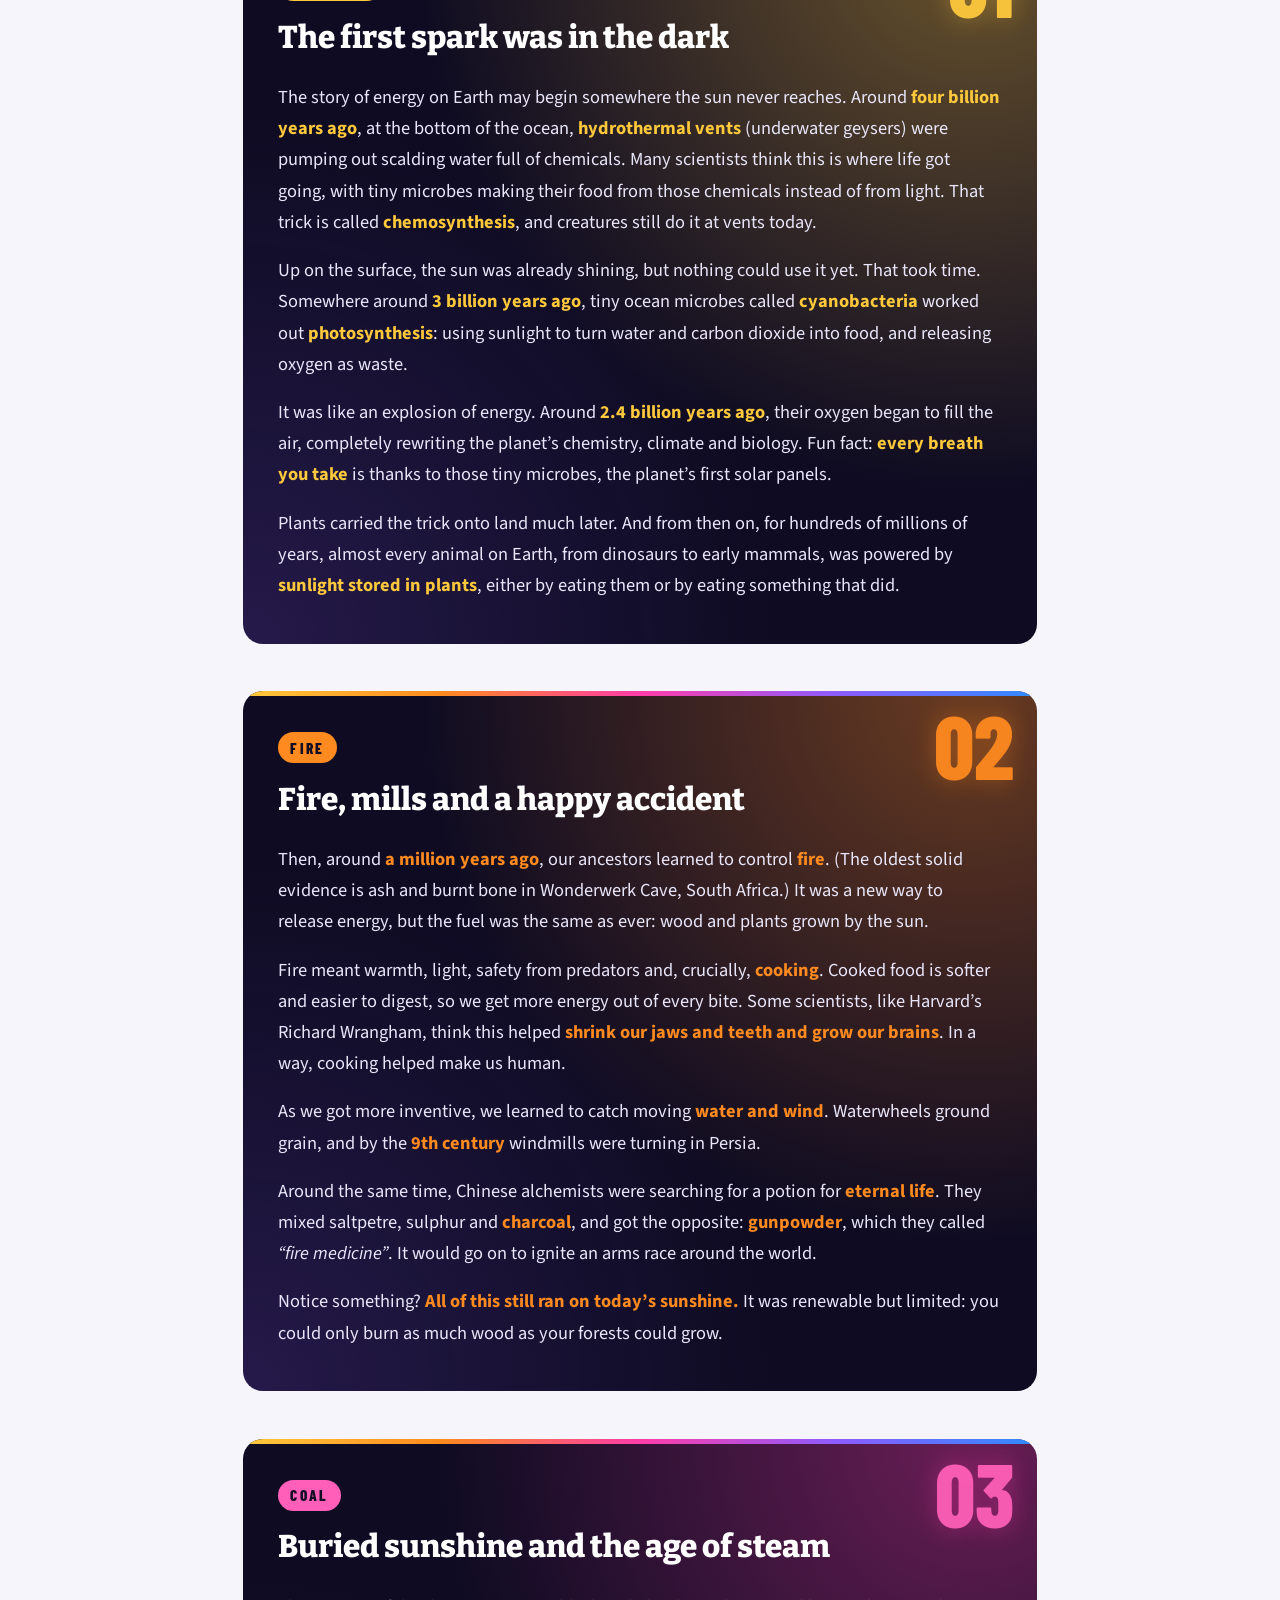
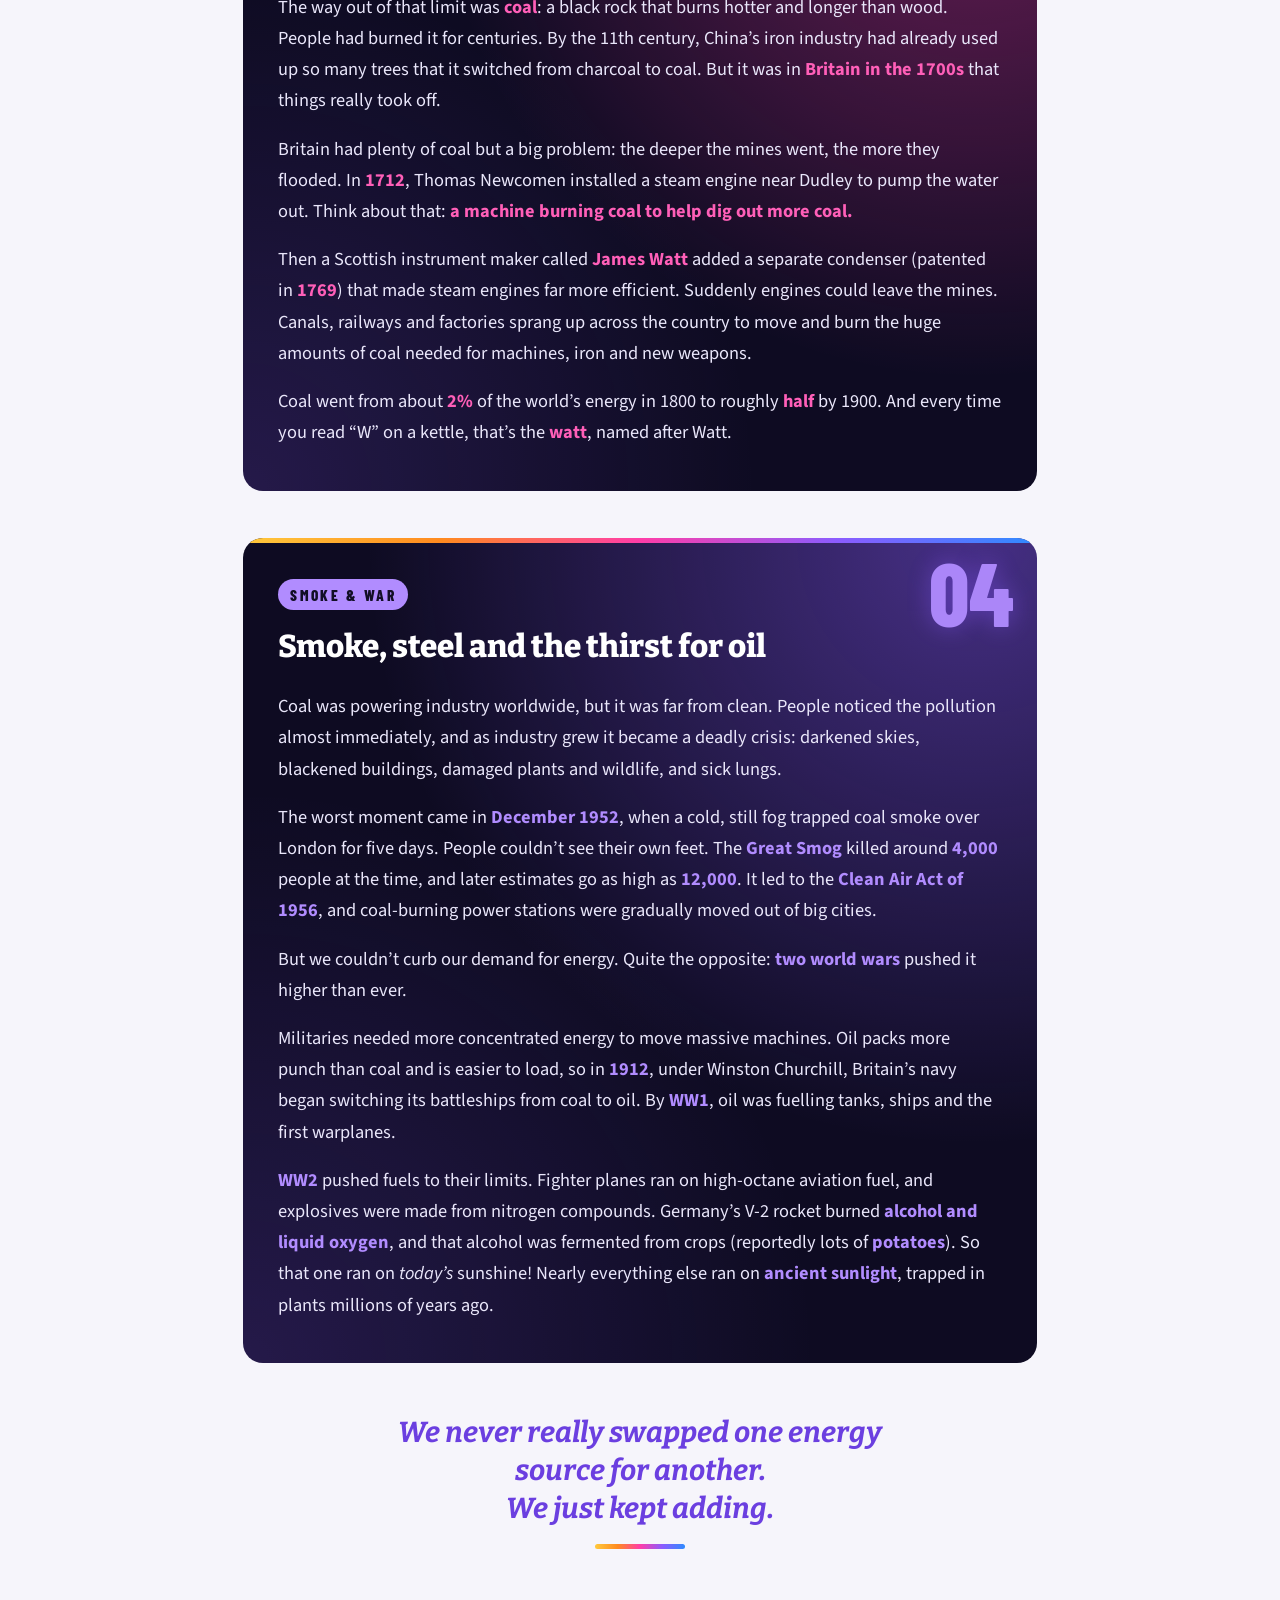
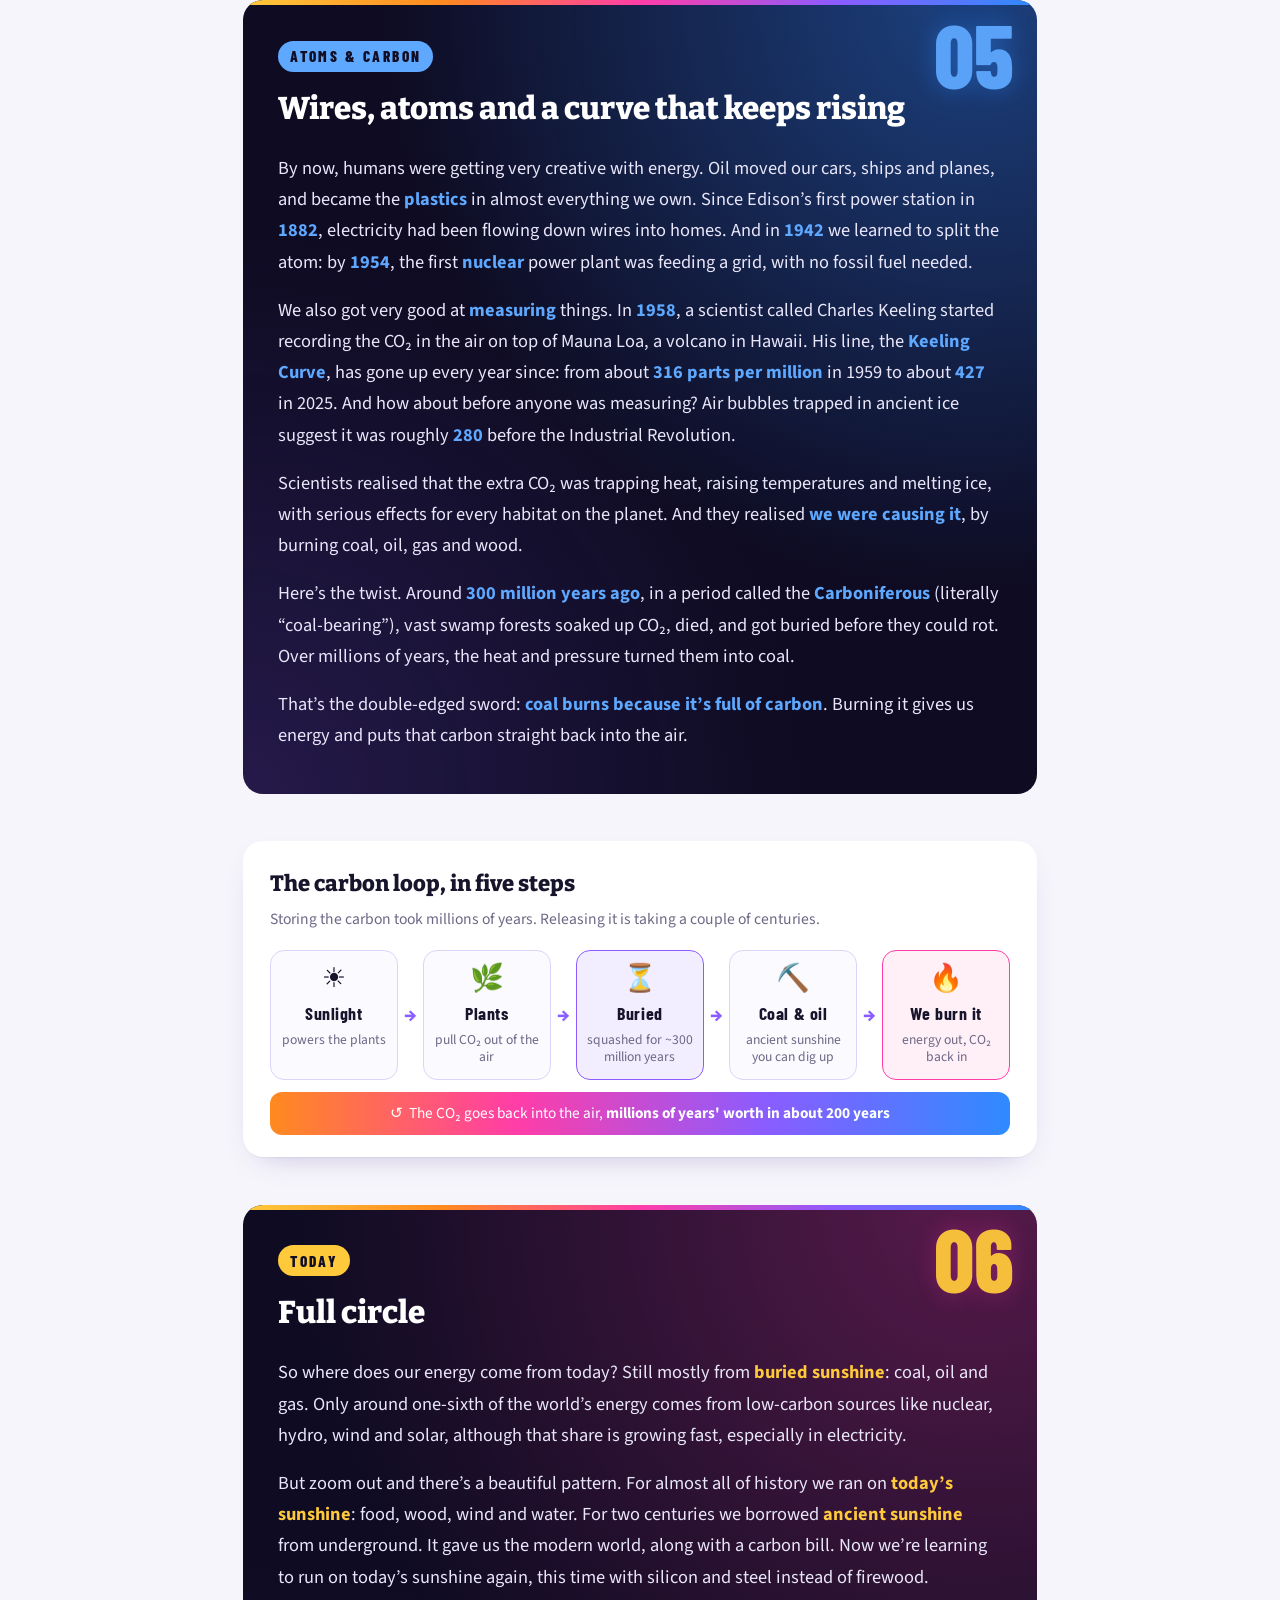
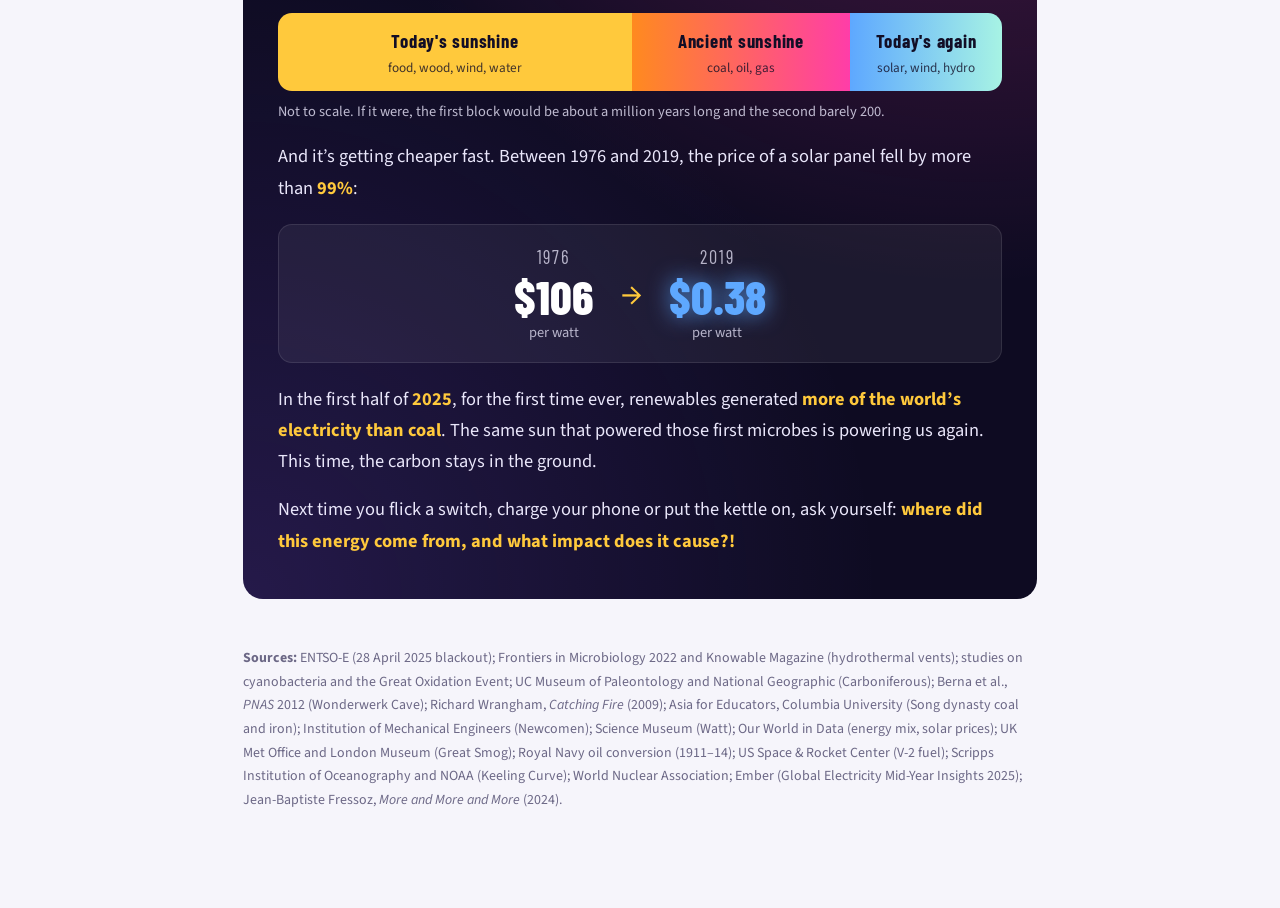
<file: energy/brief-history-of-energy/index.html>
<!DOCTYPE html>
<html xmlns="http://www.w3.org/1999/xhtml" lang="en" xml:lang="en"><head>

<meta charset="utf-8">
<meta name="generator" content="quarto-1.11.9">

<meta name="viewport" content="width=device-width, initial-scale=1.0, user-scalable=yes">

<meta name="author" content="Dean Shaddick">
<meta name="dcterms.date" content="2026-11-19">
<meta name="description" content="A light, eight-minute tour of energy on Earth: vents, sunlight, fire, coal, war, oil, atoms, carbon and sunshine again.">

<title>A Brief History of Energy – Deano Does Data</title>
<style>
/* Default styles provided by pandoc.
** See https://pandoc.org/MANUAL.html#variables-for-html for config info.
*/
span.smallcaps{font-variant: small-caps;}
div.columns{display: flex; gap: 1.5em;}
div.column{flex: auto;}
@media screen {
div.columns{gap: min(4vw, 1.5em);}
div.column{overflow-x: auto;}
}
div.hanging-indent{margin-left: 1.5em; text-indent: -1.5em;}
ul.task-list{list-style: none;}
ul.task-list li input[type="checkbox"] {
  width: 0.8em;
  margin: 0 0.8em 0.2em -1em; /* quarto-specific, see https://github.com/quarto-dev/quarto-cli/issues/4556 */ 
  vertical-align: middle;
}
</style>


<script src="../../site_libs/quarto-nav/quarto-nav.js"></script>
<script src="../../site_libs/quarto-nav/headroom.min.js"></script>
<script src="../../site_libs/clipboard/clipboard.min.js"></script>
<script src="../../site_libs/quarto-search/autocomplete.umd.js"></script>
<script src="../../site_libs/quarto-search/fuse.min.js"></script>
<script src="../../site_libs/quarto-search/quarto-search.js"></script>
<meta name="quarto:offset" content="../../">
<script src="../../site_libs/quarto-html/quarto.js" type="module"></script>
<script src="../../site_libs/quarto-html/tabsets/tabsets.js" type="module"></script>
<script src="../../site_libs/quarto-html/scrollable-regions/scrollable-regions.js" type="module"></script>
<script src="../../site_libs/quarto-html/popper.min.js"></script>
<script src="../../site_libs/quarto-html/tippy.umd.min.js"></script>
<script src="../../site_libs/quarto-html/anchor.min.js"></script>
<link href="../../site_libs/quarto-html/tippy.css" rel="stylesheet">
<link href="../../site_libs/quarto-html/quarto-syntax-highlighting-63b5708e65d6cd79cd7618c58d0c21e7.css" rel="stylesheet" id="quarto-text-highlighting-styles">
<script src="../../site_libs/bootstrap/bootstrap.min.js"></script>
<link href="../../site_libs/bootstrap/bootstrap-icons.css" rel="stylesheet">
<link href="../../site_libs/bootstrap/bootstrap-78bafd72fb31617a59584ab9463c6c97.min.css" rel="stylesheet" append-hash="true" id="quarto-bootstrap" data-mode="light">
<script id="quarto-search-options" type="application/json">{
  "location": "navbar",
  "copy-button": false,
  "collapse-after": 3,
  "panel-placement": "end",
  "type": "overlay",
  "limit": 50,
  "keyboard-shortcut": [
    "f",
    "/",
    "s"
  ],
  "show-item-context": false,
  "language": {
    "search-no-results-text": "No results",
    "search-matching-documents-text": "matching documents",
    "search-copy-link-title": "Copy link to search",
    "search-hide-matches-text": "Hide additional matches",
    "search-more-match-text": "more match in this document",
    "search-more-matches-text": "more matches in this document",
    "search-clear-button-title": "Clear",
    "search-text-placeholder": "",
    "search-detached-cancel-button-title": "Cancel",
    "search-submit-button-title": "Submit",
    "search-label": "Search"
  }
}</script>
<style>html{ scroll-behavior: smooth; }</style>


</head>

<body class="nav-fixed theme-plasma fullcontent quarto-light"><a id="quarto-skip-link" class="visually-hidden-focusable" href="#quarto-document-content">Skip to main content</a>

<div id="quarto-search-results"></div>
  <header id="quarto-header" class="headroom fixed-top">
    <nav class="navbar navbar-expand-lg " data-bs-theme="dark" aria-label="Site">
      <div class="navbar-container container-fluid">
      <div class="navbar-brand-container mx-auto">
    <a class="navbar-brand" href="../../index.html">
    <span class="navbar-title">Deano Does Data</span>
    </a>
  </div>
          <button class="navbar-toggler" type="button" data-bs-toggle="collapse" data-bs-target="#navbarCollapse" aria-controls="navbarCollapse" aria-expanded="false" aria-label="Toggle navigation" onclick="if (window.quartoToggleHeadroom) { window.quartoToggleHeadroom(); }">
  <span class="navbar-toggler-icon"></span>
</button>
          <div class="collapse navbar-collapse" id="navbarCollapse">
            <ul class="navbar-nav navbar-nav-scroll me-auto">
  <li class="nav-item">
    <a class="nav-link" href="../../energy/index.html"> 
<span class="menu-text">Energy</span></a>
  </li>  
  <li class="nav-item">
    <a class="nav-link" href="../../sports-betting/index.html"> 
<span class="menu-text">Sports Betting</span></a>
  </li>  
  <li class="nav-item">
    <a class="nav-link" href="../../other_stuff/index.html"> 
<span class="menu-text">Other Stuff</span></a>
  </li>  
</ul>
            <ul class="navbar-nav navbar-nav-scroll ms-auto">
  <li class="nav-item">
    <a class="nav-link" href="../../about.html"> 
<span class="menu-text">About</span></a>
  </li>  
  <li class="nav-item compact">
    <a class="nav-link" href="https://github.com/deano888"> <i class="bi bi-github" role="img">
</i> 
<span class="menu-text"></span></a>
  </li>  
  <li class="nav-item compact">
    <a class="nav-link" href="https://www.linkedin.com/in/deanoshaddick/"> <i class="bi bi-linkedin" role="img">
</i> 
<span class="menu-text"></span></a>
  </li>  
</ul>
          </div> <!-- /navcollapse -->
            <div class="quarto-navbar-tools">
</div>
            <div id="quarto-search" class="" title="Search"></div>
      </div> <!-- /container-fluid -->
    </nav>
</header>
<!-- content -->
<div id="quarto-content" class="quarto-container page-columns page-rows-contents page-layout-article page-navbar">
<!-- sidebar -->
<!-- margin-sidebar -->
    
<!-- main -->
<main class="content" id="quarto-document-content" tabindex="-1">

<header id="title-block-header" class="quarto-title-block default">
<div class="quarto-title">
<h1 class="title">A Brief History of Energy</h1>
<p class="subtitle lead">From deep-sea vents to the solar panel on your roof: four billion years of borrowing power from the sun, and why the carbon matters.</p>
  <div class="quarto-categories">
    <div class="quarto-category">Energy</div>
    <div class="quarto-category">History</div>
  </div>
  </div>

<div>
  <div class="description">
    A light, eight-minute tour of energy on Earth: vents, sunlight, fire, coal, war, oil, atoms, carbon and sunshine again.
  </div>
</div>


<div class="quarto-title-meta">

    <div>
    <div class="quarto-title-meta-heading">Author</div>
    <div class="quarto-title-meta-contents">
             <p>Dean Shaddick </p>
          </div>
  </div>
    
    <div>
    <div class="quarto-title-meta-heading">Published</div>
    <div class="quarto-title-meta-contents">
      <p class="date">November 19, 2026</p>
    </div>
  </div>
  
    
  </div>
  


</header>


<div class="meta-strip">
<p><span>⏱ 8 min read</span> <span>Level: All</span></p>
</div>
<div class="moment">
  <div class="moment-time">12:33</div>
  <div class="moment-text">
    <div class="moment-date">Monday 28 April 2025 · Spain &amp; Portugal</div>
    <div class="moment-stat"><b>15 GW</b> of power, around <b>60%</b> of Spain's demand, vanished from the grid in about <b>five seconds</b>.</div>
  </div>
</div>
<p>It was a normal Monday lunchtime. Then, at 12:33, the lights went out across the whole Iberian Peninsula. Trains stopped between stations, traffic lights went blank and phones slowly ran out of battery. For half a day, millions of us remembered something we usually forget:</p>
<p><strong>almost everything we do runs on energy that comes from somewhere else.</strong></p>
<p>So where does it come from? To answer that properly, we need to go back a long way. Much further than the first light bulb, or even the first campfire. Grab a coffee (itself a little parcel of stored sunshine) and let’s start at the bottom of the ocean.</p>
<div class="timeline">
  <div class="tl-title">The story at a glance <span class="spark">✦</span></div>
  <div class="tl-row"><span class="tl-when">~4bn yrs ago</span><span class="tl-pill">🌋 Life sparks into being, maybe at deep-sea vents</span></div>
  <div class="tl-row"><span class="tl-when">~2.4bn yrs ago</span><span class="tl-pill">🦠 Sun-powered microbes fill the air with oxygen</span></div>
  <div class="tl-row"><span class="tl-when">~300M yrs ago</span><span class="tl-pill">🌿 Swamp forests get buried and become coal</span></div>
  <div class="tl-row"><span class="tl-when">~1M yrs ago</span><span class="tl-pill">🔥 Our ancestors control fire</span></div>
  <div class="tl-row"><span class="tl-when">9th century</span><span class="tl-pill">💥 Gunpowder in China, windmills in Persia</span></div>
  <div class="tl-row"><span class="tl-when">1712</span><span class="tl-pill">⚙️ Steam engine pumps a coal mine</span></div>
  <div class="tl-row"><span class="tl-when">1912</span><span class="tl-pill">⚓ The Royal Navy switches to oil</span></div>
  <div class="tl-row"><span class="tl-when">1952</span><span class="tl-pill">🌫️ London's Great Smog</span></div>
  <div class="tl-row"><span class="tl-when">1958</span><span class="tl-pill">📈 We start measuring CO₂</span></div>
  <div class="tl-row"><span class="tl-when">2025</span><span class="tl-pill">🌍 Renewables overtake coal for electricity</span></div>
</div>
<div class="band e1">
<p><span class="num">01</span> <span class="kicker">Deep time</span></p>
<section id="the-first-spark-was-in-the-dark" class="level2">
<h2 class="anchored" data-anchor-id="the-first-spark-was-in-the-dark">The first spark was in the dark</h2>
<p>The story of energy on Earth may begin somewhere the sun never reaches. Around <strong>four billion years ago</strong>, at the bottom of the ocean, <strong>hydrothermal vents</strong> (underwater geysers) were pumping out scalding water full of chemicals. Many scientists think this is where life got going, with tiny microbes making their food from those chemicals instead of from light. That trick is called <strong>chemosynthesis</strong>, and creatures still do it at vents today.</p>
<p>Up on the surface, the sun was already shining, but nothing could use it yet. That took time. Somewhere around <strong>3 billion years ago</strong>, tiny ocean microbes called <strong>cyanobacteria</strong> worked out <strong>photosynthesis</strong>: using sunlight to turn water and carbon dioxide into food, and releasing oxygen as waste.</p>
<p>It was like an explosion of energy. Around <strong>2.4 billion years ago</strong>, their oxygen began to fill the air, completely rewriting the planet’s chemistry, climate and biology. Fun fact: <strong>every breath you take</strong> is thanks to those tiny microbes, the planet’s first solar panels.</p>
<p>Plants carried the trick onto land much later. And from then on, for hundreds of millions of years, almost every animal on Earth, from dinosaurs to early mammals, was powered by <strong>sunlight stored in plants</strong>, either by eating them or by eating something that did.</p>
</section>
</div>
<div class="band e2">
<p><span class="num">02</span> <span class="kicker">Fire</span></p>
<section id="fire-mills-and-a-happy-accident" class="level2">
<h2 class="anchored" data-anchor-id="fire-mills-and-a-happy-accident">Fire, mills and a happy accident</h2>
<p>Then, around <strong>a million years ago</strong>, our ancestors learned to control <strong>fire</strong>. (The oldest solid evidence is ash and burnt bone in Wonderwerk Cave, South Africa.) It was a new way to release energy, but the fuel was the same as ever: wood and plants grown by the sun.</p>
<p>Fire meant warmth, light, safety from predators and, crucially, <strong>cooking</strong>. Cooked food is softer and easier to digest, so we get more energy out of every bite. Some scientists, like Harvard’s Richard Wrangham, think this helped <strong>shrink our jaws and teeth and grow our brains</strong>. In a way, cooking helped make us human.</p>
<p>As we got more inventive, we learned to catch moving <strong>water and wind</strong>. Waterwheels ground grain, and by the <strong>9th century</strong> windmills were turning in Persia.</p>
<p>Around the same time, Chinese alchemists were searching for a potion for <strong>eternal life</strong>. They mixed saltpetre, sulphur and <strong>charcoal</strong>, and got the opposite: <strong>gunpowder</strong>, which they called <em>“fire medicine”</em>. It would go on to ignite an arms race around the world.</p>
<p>Notice something? <strong>All of this still ran on today’s sunshine.</strong> It was renewable but limited: you could only burn as much wood as your forests could grow.</p>
</section>
</div>
<div class="band e3">
<p><span class="num">03</span> <span class="kicker">Coal</span></p>
<section id="buried-sunshine-and-the-age-of-steam" class="level2">
<h2 class="anchored" data-anchor-id="buried-sunshine-and-the-age-of-steam">Buried sunshine and the age of steam</h2>
<p>The way out of that limit was <strong>coal</strong>: a black rock that burns hotter and longer than wood. People had burned it for centuries. By the 11th century, China’s iron industry had already used up so many trees that it switched from charcoal to coal. But it was in <strong>Britain in the 1700s</strong> that things really took off.</p>
<p>Britain had plenty of coal but a big problem: the deeper the mines went, the more they flooded. In <strong>1712</strong>, Thomas Newcomen installed a steam engine near Dudley to pump the water out. Think about that: <strong>a machine burning coal to help dig out more coal.</strong></p>
<p>Then a Scottish instrument maker called <strong>James Watt</strong> added a separate condenser (patented in <strong>1769</strong>) that made steam engines far more efficient. Suddenly engines could leave the mines. Canals, railways and factories sprang up across the country to move and burn the huge amounts of coal needed for machines, iron and new weapons.</p>
<p>Coal went from about <strong>2%</strong> of the world’s energy in 1800 to roughly <strong>half</strong> by 1900. And every time you read “W” on a kettle, that’s the <strong>watt</strong>, named after Watt.</p>
</section>
</div>
<div class="band e4">
<p><span class="num">04</span> <span class="kicker">Smoke &amp; war</span></p>
<section id="smoke-steel-and-the-thirst-for-oil" class="level2">
<h2 class="anchored" data-anchor-id="smoke-steel-and-the-thirst-for-oil">Smoke, steel and the thirst for oil</h2>
<p>Coal was powering industry worldwide, but it was far from clean. People noticed the pollution almost immediately, and as industry grew it became a deadly crisis: darkened skies, blackened buildings, damaged plants and wildlife, and sick lungs.</p>
<p>The worst moment came in <strong>December 1952</strong>, when a cold, still fog trapped coal smoke over London for five days. People couldn’t see their own feet. The <strong>Great Smog</strong> killed around <strong>4,000</strong> people at the time, and later estimates go as high as <strong>12,000</strong>. It led to the <strong>Clean Air Act of 1956</strong>, and coal-burning power stations were gradually moved out of big cities.</p>
<p>But we couldn’t curb our demand for energy. Quite the opposite: <strong>two world wars</strong> pushed it higher than ever.</p>
<p>Militaries needed more concentrated energy to move massive machines. Oil packs more punch than coal and is easier to load, so in <strong>1912</strong>, under Winston Churchill, Britain’s navy began switching its battleships from coal to oil. By <strong>WW1</strong>, oil was fuelling tanks, ships and the first warplanes.</p>
<p><strong>WW2</strong> pushed fuels to their limits. Fighter planes ran on high-octane aviation fuel, and explosives were made from nitrogen compounds. Germany’s V-2 rocket burned <strong>alcohol and liquid oxygen</strong>, and that alcohol was fermented from crops (reportedly lots of <strong>potatoes</strong>). So that one ran on <em>today’s</em> sunshine! Nearly everything else ran on <strong>ancient sunlight</strong>, trapped in plants millions of years ago.</p>
</section>
</div>
<div class="pullquote">
<p>We never really swapped one energy source for another.<br>We just kept adding.</p>
</div>
<div class="band e5">
<p><span class="num">05</span> <span class="kicker">Atoms &amp; carbon</span></p>
<section id="wires-atoms-and-a-curve-that-keeps-rising" class="level2">
<h2 class="anchored" data-anchor-id="wires-atoms-and-a-curve-that-keeps-rising">Wires, atoms and a curve that keeps rising</h2>
<p>By now, humans were getting very creative with energy. Oil moved our cars, ships and planes, and became the <strong>plastics</strong> in almost everything we own. Since Edison’s first power station in <strong>1882</strong>, electricity had been flowing down wires into homes. And in <strong>1942</strong> we learned to split the atom: by <strong>1954</strong>, the first <strong>nuclear</strong> power plant was feeding a grid, with no fossil fuel needed.</p>
<p>We also got very good at <strong>measuring</strong> things. In <strong>1958</strong>, a scientist called Charles Keeling started recording the CO₂ in the air on top of Mauna Loa, a volcano in Hawaii. His line, the <strong>Keeling Curve</strong>, has gone up every year since: from about <strong>316 parts per million</strong> in 1959 to about <strong>427</strong> in 2025. And how about before anyone was measuring? Air bubbles trapped in ancient ice suggest it was roughly <strong>280</strong> before the Industrial Revolution.</p>
<p>Scientists realised that the extra CO₂ was trapping heat, raising temperatures and melting ice, with serious effects for every habitat on the planet. And they realised <strong>we were causing it</strong>, by burning coal, oil, gas and wood.</p>
<p>Here’s the twist. Around <strong>300 million years ago</strong>, in a period called the <strong>Carboniferous</strong> (literally “coal-bearing”), vast swamp forests soaked up CO₂, died, and got buried before they could rot. Over millions of years, the heat and pressure turned them into coal.</p>
<p>That’s the double-edged sword: <strong>coal burns because it’s full of carbon</strong>. Burning it gives us energy and puts that carbon straight back into the air.</p>
</section>
</div>
<div class="carbon-loop">
  <div class="cl-title">The carbon loop, in five steps</div>
  <div class="cl-sub">Storing the carbon took millions of years. Releasing it is taking a couple of centuries.</div>
  <div class="cl-steps">
    <div class="cl-step"><span class="ico">☀️</span><b>Sunlight</b><small>powers the plants</small></div>
    <span class="cl-arrow">→</span>
    <div class="cl-step"><span class="ico">🌿</span><b>Plants</b><small>pull CO₂ out of the air</small></div>
    <span class="cl-arrow">→</span>
    <div class="cl-step slow"><span class="ico">⏳</span><b>Buried</b><small>squashed for ~300 million years</small></div>
    <span class="cl-arrow">→</span>
    <div class="cl-step"><span class="ico">⛏️</span><b>Coal &amp; oil</b><small>ancient sunshine you can dig up</small></div>
    <span class="cl-arrow">→</span>
    <div class="cl-step fast"><span class="ico">🔥</span><b>We burn it</b><small>energy out, CO₂ back in</small></div>
  </div>
  <div class="cl-return">↺ &nbsp;The CO₂ goes back into the air, <b>millions of years' worth in about 200 years</b></div>
</div>
<div class="band e6">
<p><span class="num">06</span> <span class="kicker">Today</span></p>
<section id="full-circle" class="level2">
<h2 class="anchored" data-anchor-id="full-circle">Full circle</h2>
<p>So where does our energy come from today? Still mostly from <strong>buried sunshine</strong>: coal, oil and gas. Only around one-sixth of the world’s energy comes from low-carbon sources like nuclear, hydro, wind and solar, although that share is growing fast, especially in electricity.</p>
<p>But zoom out and there’s a beautiful pattern. For almost all of history we ran on <strong>today’s sunshine</strong>: food, wood, wind and water. For two centuries we borrowed <strong>ancient sunshine</strong> from underground. It gave us the modern world, along with a carbon bill. Now we’re learning to run on today’s sunshine again, this time with silicon and steel instead of firewood.</p>
<div class="sun-ages" aria-label="Three ages of sunshine">
  <div class="sa-1"><b>Today's sunshine</b><small>food, wood, wind, water</small></div>
  <div class="sa-2"><b>Ancient sunshine</b><small>coal, oil, gas</small></div>
  <div class="sa-3"><b>Today's again</b><small>solar, wind, hydro</small></div>
</div>
<div class="sun-ages-caption">Not to scale. If it were, the first block would be about a million years long and the second barely 200.</div>
<p>And it’s getting cheaper fast. Between 1976 and 2019, the price of a solar panel fell by more than <strong>99%</strong>:</p>
<div class="pricetag">
  <div><span class="pt-year">1976</span><span class="pt-price">$106</span><span class="pt-unit">per watt</span></div>
  <div class="pt-arrow">→</div>
  <div><span class="pt-year">2019</span><span class="pt-price glow">$0.38</span><span class="pt-unit">per watt</span></div>
</div>
<p>In the first half of <strong>2025</strong>, for the first time ever, renewables generated <strong>more of the world’s electricity than coal</strong>. The same sun that powered those first microbes is powering us again. This time, the carbon stays in the ground.</p>
<p>Next time you flick a switch, charge your phone or put the kettle on, ask yourself: <strong>where did this energy come from, and what impact does it cause?!</strong></p>
</section>
</div>
<div class="sources-note">
<p><strong>Sources:</strong> ENTSO-E (28 April 2025 blackout); Frontiers in Microbiology 2022 and Knowable Magazine (hydrothermal vents); studies on cyanobacteria and the Great Oxidation Event; UC Museum of Paleontology and National Geographic (Carboniferous); Berna et al., <em>PNAS</em> 2012 (Wonderwerk Cave); Richard Wrangham, <em>Catching Fire</em> (2009); Asia for Educators, Columbia University (Song dynasty coal and iron); Institution of Mechanical Engineers (Newcomen); Science Museum (Watt); Our World in Data (energy mix, solar prices); UK Met Office and London Museum (Great Smog); Royal Navy oil conversion (1911–14); US Space &amp; Rocket Center (V-2 fuel); Scripps Institution of Oceanography and NOAA (Keeling Curve); World Nuclear Association; Ember (Global Electricity Mid-Year Insights 2025); Jean-Baptiste Fressoz, <em>More and More and More</em> (2024).</p>
</div>



</main> <!-- /main -->
<script id="quarto-html-after-body" type="application/javascript">
  window.document.addEventListener("DOMContentLoaded", function (event) {
    const icon = "";
    const anchorJS = new window.AnchorJS();
    anchorJS.options = {
      placement: 'right',
      icon: icon
    };
    anchorJS.add('.anchored');
    const isCodeAnnotation = (el) => {
      for (const clz of el.classList) {
        if (clz.startsWith('code-annotation-')) {                     
          return true;
        }
      }
      return false;
    }
    const onCopySuccess = function(e) {
      // button target
      const button = e.trigger;
      // don't keep focus
      button.blur();
      // flash "checked"
      button.classList.add('code-copy-button-checked');
      var currentTitle = button.getAttribute("title");
      button.setAttribute("title", "Copied!");
      let tooltip;
      if (window.bootstrap) {
        button.setAttribute("data-bs-toggle", "tooltip");
        button.setAttribute("data-bs-placement", "left");
        button.setAttribute("data-bs-title", "Copied!");
        tooltip = new bootstrap.Tooltip(button, 
          { trigger: "manual", 
            customClass: "code-copy-button-tooltip",
            offset: [0, -8]});
        tooltip.show();    
      }
      setTimeout(function() {
        if (tooltip) {
          tooltip.hide();
          button.removeAttribute("data-bs-title");
          button.removeAttribute("data-bs-toggle");
          button.removeAttribute("data-bs-placement");
        }
        button.setAttribute("title", currentTitle);
        button.classList.remove('code-copy-button-checked');
      }, 1000);
      // clear code selection
      e.clearSelection();
    }
    const getTextToCopy = function(trigger) {
      const outerScaffold = trigger.parentElement.cloneNode(true);
      const codeEl = outerScaffold.querySelector('code');
      for (const childEl of codeEl.children) {
        if (isCodeAnnotation(childEl)) {
          childEl.remove();
        }
      }
      return codeEl.innerText;
    }
    const clipboard = new window.ClipboardJS('.code-copy-button:not([data-in-quarto-modal])', {
      text: getTextToCopy
    });
    clipboard.on('success', onCopySuccess);
    if (window.document.getElementById('quarto-embedded-source-code-modal')) {
      const clipboardModal = new window.ClipboardJS('.code-copy-button[data-in-quarto-modal]', {
        text: getTextToCopy,
        container: window.document.getElementById('quarto-embedded-source-code-modal')
      });
      clipboardModal.on('success', onCopySuccess);
    }
      var localhostRegex = new RegExp(/^(?:http|https):\/\/localhost\:?[0-9]*\//);
      var mailtoRegex = new RegExp(/^mailto:/);
        var filterRegex = new RegExp("https:\/\/deanodoesdata\.net\/");
      const newWindowLabel = "(opens in a new tab)";
      const newWindowNoteId = "quarto-ext-newwindow-label";
      // Links reference one hidden label through aria-describedby, so the
      // announcement never changes their accessible name.
      var describeNewWindow = (link) => {
        if (!window.document.getElementById(newWindowNoteId)) {
          var newWindowNote = window.document.createElement("span");
          newWindowNote.id = newWindowNoteId;
          newWindowNote.hidden = true;
          newWindowNote.textContent = newWindowLabel;
          window.document.body.appendChild(newWindowNote);
        }
        var describedBy = (link.getAttribute("aria-describedby") || "").split(/\s+/).filter(Boolean);
        if (!describedBy.includes(newWindowNoteId)) {
          describedBy.push(newWindowNoteId);
          link.setAttribute("aria-describedby", describedBy.join(" "));
        }
      }
      var isInternal = (href) => {
          return filterRegex.test(href) || localhostRegex.test(href) || mailtoRegex.test(href);
      }
      // Inspect non-navigation links and adorn them if external
      window.quartoDecorateExternalLinks = function (root) {
     var links = (root || window.document).querySelectorAll('a[href]:not(.nav-link):not(.navbar-brand):not(.toc-action):not(.sidebar-link):not(.sidebar-item-toggle):not(.pagination-link):not(.no-external):not([aria-hidden]):not(.dropdown-item):not(.quarto-navigation-tool):not(.about-link)');
      for (var i=0; i<links.length; i++) {
        const link = links[i];
        if (!isInternal(link.href)) {
          // undo the damage that might have been done by quarto-nav.js in the case of
          // links that we want to consider external
          if (link.dataset.originalHref !== undefined) {
            link.href = link.dataset.originalHref;
          }
            // target, if specified
            link.setAttribute("target", "_blank");
            if (link.getAttribute("rel") === null) {
              link.setAttribute("rel", "noopener");
            }
            describeNewWindow(link);
          if (!link.classList.contains('no-external-icon')) {
          }
        }
      }
      };
      window.quartoDecorateExternalLinks(window.document);
    // Esc closes the popup (WCAG 1.4.13) and focus leaving both trigger and
    // popup closes it (WCAG 2.4.11); tippy handles neither for interactive popups.
    const hideOnEscAndFocusOut = {
      name: 'hideOnEscAndFocusOut',
      defaultValue: true,
      fn(instance) {
        const dismiss = () => {
          // A show scheduled by the trigger delay would otherwise reopen it
          instance.clearDelayTimeouts();
          instance.hide();
        };
        const onKeyDown = (event) => {
          if (event.key !== 'Escape') {
            return;
          }
          // Keep Esc from also reaching page handlers (e.g. reveal.js overview),
          // except an open reveal.js slide menu, which Esc should close too.
          // The menu handles keys only when its keyboard option is on.
          const menuHandlesEsc = window.Reveal?.getPlugin?.('menu')?.isOpen() &&
            window.Reveal.getConfig().menu?.keyboard !== false;
          if (!menuHandlesEsc) {
            event.stopPropagation();
          }
          if (instance.popper.contains(window.document.activeElement)) {
            // Disabled while refocusing so the focus trigger does not reopen it
            instance.disable();
            instance.reference.focus();
            instance.enable();
          }
          dismiss();
        };
        const onFocusOut = (event) => {
          const target = event.relatedTarget;
          if (target && !instance.reference.contains(target) &&
              !instance.popper.contains(target)) {
            dismiss();
          }
        };
        // On the trigger too: a click trigger (code-annotations: select) has no
        // blur handling. Attached for the instance's lifetime so leaving the
        // trigger also cancels a show still pending on the trigger delay.
        instance.reference.addEventListener('focusout', onFocusOut);
        return {
          onShow() {
            window.document.addEventListener('keydown', onKeyDown, true);
            instance.popper.addEventListener('focusout', onFocusOut);
          },
          onHide() {
            window.document.removeEventListener('keydown', onKeyDown, true);
            instance.popper.removeEventListener('focusout', onFocusOut);
          },
          onDestroy() {
            instance.reference.removeEventListener('focusout', onFocusOut);
          },
        };
      },
    };
    function tippyHover(el, contentFn, onTriggerFn, onUntriggerFn) {
      const config = {
        allowHTML: true,
        maxWidth: 500,
        delay: 100,
        arrow: false,
        appendTo: function(el) {
            return el.parentElement;
        },
        interactive: true,
        interactiveBorder: 10,
        theme: 'quarto',
        placement: 'bottom-start',
        plugins: [hideOnEscAndFocusOut],
      };
      if (contentFn) {
        config.content = contentFn;
      }
      if (onTriggerFn) {
        config.onTrigger = onTriggerFn;
      }
      if (onUntriggerFn) {
        config.onUntrigger = onUntriggerFn;
      }
      window.tippy(el, config); 
    }
    const noterefs = window.document.querySelectorAll('a[role="doc-noteref"]');
    for (var i=0; i<noterefs.length; i++) {
      const ref = noterefs[i];
      tippyHover(ref, function() {
        // use id or data attribute instead here
        let href = ref.getAttribute('data-footnote-href') || ref.getAttribute('href');
        try { href = new URL(href).hash; } catch {}
        const id = href.replace(/^#\/?/, "");
        const note = window.document.getElementById(id);
        if (note) {
          return note.innerHTML;
        } else {
          return "";
        }
      });
    }
    const xrefs = window.document.querySelectorAll('a.quarto-xref');
    const processXRef = (id, note) => {
      // Strip column container classes
      const stripColumnClz = (el) => {
        el.classList.remove("page-full", "page-columns");
        if (el.children) {
          for (const child of el.children) {
            stripColumnClz(child);
          }
        }
      }
      stripColumnClz(note)
      if (id === null || id.startsWith('sec-')) {
        // Special case sections, only their first couple elements
        const container = document.createElement("div");
        if (note.children && note.children.length > 2) {
          container.appendChild(note.children[0].cloneNode(true));
          for (let i = 1; i < note.children.length; i++) {
            const child = note.children[i];
            if (child.tagName === "P" && child.innerText === "") {
              continue;
            } else {
              container.appendChild(child.cloneNode(true));
              break;
            }
          }
          if (window.Quarto?.typesetMath) {
            window.Quarto.typesetMath(container);
          }
          return container.innerHTML
        } else {
          if (window.Quarto?.typesetMath) {
            window.Quarto.typesetMath(note);
          }
          return note.innerHTML;
        }
      } else {
        // Remove any anchor links if they are present
        const anchorLink = note.querySelector('a.anchorjs-link');
        if (anchorLink) {
          anchorLink.remove();
        }
        if (window.Quarto?.typesetMath) {
          window.Quarto.typesetMath(note);
        }
        if (note.classList.contains("callout")) {
          return note.outerHTML;
        } else {
          return note.innerHTML;
        }
      }
    }
    for (var i=0; i<xrefs.length; i++) {
      const xref = xrefs[i];
      tippyHover(xref, undefined, function(instance) {
        instance.disable();
        let url = xref.getAttribute('href');
        let hash = undefined; 
        if (url.startsWith('#')) {
          hash = url;
        } else {
          try { hash = new URL(url).hash; } catch {}
        }
        if (hash) {
          const id = hash.replace(/^#\/?/, "");
          const note = window.document.getElementById(id);
          if (note !== null) {
            try {
              const html = processXRef(id, note.cloneNode(true));
              instance.setContent(html);
            } finally {
              instance.enable();
              instance.show();
            }
          } else {
            // See if we can fetch this
            fetch(url.split('#')[0])
            .then(res => res.text())
            .then(html => {
              const parser = new DOMParser();
              const htmlDoc = parser.parseFromString(html, "text/html");
              const note = htmlDoc.getElementById(id);
              if (note !== null) {
                const html = processXRef(id, note);
                instance.setContent(html);
              } 
            }).finally(() => {
              instance.enable();
              instance.show();
            });
          }
        } else {
          // See if we can fetch a full url (with no hash to target)
          // This is a special case and we should probably do some content thinning / targeting
          fetch(url)
          .then(res => res.text())
          .then(html => {
            const parser = new DOMParser();
            const htmlDoc = parser.parseFromString(html, "text/html");
            const note = htmlDoc.querySelector('main.content');
            if (note !== null) {
              // This should only happen for chapter cross references
              // (since there is no id in the URL)
              // remove the first header
              if (note.children.length > 0 && note.children[0].tagName === "HEADER") {
                note.children[0].remove();
              }
              const html = processXRef(null, note);
              instance.setContent(html);
            } 
          }).finally(() => {
            instance.enable();
            instance.show();
          });
        }
      }, function(instance) {
      });
    }
        let selectedAnnoteEl;
        const selectorForAnnotation = ( cell, annotation) => {
          let cellAttr = 'data-code-cell="' + cell + '"';
          let lineAttr = 'data-code-annotation="' +  annotation + '"';
          const selector = 'span[' + cellAttr + '][' + lineAttr + ']';
          return selector;
        }
        const selectCodeLines = (annoteEl) => {
          const doc = window.document;
          const targetCell = annoteEl.getAttribute("data-target-cell");
          const targetAnnotation = annoteEl.getAttribute("data-target-annotation");
          const annoteSpan = window.document.querySelector(selectorForAnnotation(targetCell, targetAnnotation));
          const lines = annoteSpan.getAttribute("data-code-lines").split(",");
          const lineIds = lines.map((line) => {
            return targetCell + "-" + line;
          })
          // Each band is positioned against its own containing block, which is
          // not the offsetParent of the lines, so place it from client rects.
          const placeBand = (band, firstEl, lastEl, codeBlock) => {
            const container = band.offsetParent;
            if (container === null) {
              return;
            }
            const containerRect = container.getBoundingClientRect();
            // Reveal.js scales slides with a transform, so convert client
            // pixels back to the CSS pixels of the container.
            const scale = containerRect.height / container.offsetHeight || 1;
            const firstRect = firstEl.getBoundingClientRect();
            const lastRect = lastEl.getBoundingClientRect();
            const top = (firstRect.top - containerRect.top) / scale - container.clientTop + container.scrollTop;
            const height = (lastRect.bottom - firstRect.top) / scale;
            band.style.top = top - 2 + "px";
            band.style.height = height + 4 + "px";
            if (codeBlock) {
              // Without the copy button wrapper, the containing block is wider
              // than the code block, so span the code block explicitly.
              const blockRect = codeBlock.getBoundingClientRect();
              band.style.left = (blockRect.left - containerRect.left) / scale - container.clientLeft + container.scrollLeft + "px";
              band.style.width = blockRect.width / scale + "px";
            }
          };
          if (lineIds.length > 0) {
            const el = window.document.getElementById(lineIds[0]);
            const lastEl = window.document.getElementById(lineIds[lineIds.length - 1]);
            const parent = el.parentElement.parentElement;
            // cook up a div (if necessary) and position it
            let div = window.document.getElementById("code-annotation-line-highlight");
            if (div === null) {
              div = window.document.createElement("div");
              div.setAttribute("id", "code-annotation-line-highlight");
              div.style.position = 'absolute';
              parent.appendChild(div);
            }
            placeBand(div, el, lastEl, parent.closest("div.sourceCode") || parent);
            let gutterDiv = window.document.getElementById("code-annotation-line-highlight-gutter");
            if (gutterDiv === null) {
              gutterDiv = window.document.createElement("div");
              gutterDiv.setAttribute("id", "code-annotation-line-highlight-gutter");
              gutterDiv.style.position = 'absolute';
              const codeCell = window.document.getElementById(targetCell);
              const gutter = codeCell.querySelector('.code-annotation-gutter');
              gutter.appendChild(gutterDiv);
            }
            placeBand(gutterDiv, el, lastEl);
            selectedAnnoteEl = annoteEl;
          }
        };
        const unselectCodeLines = () => {
          const elementsIds = ["code-annotation-line-highlight", "code-annotation-line-highlight-gutter"];
          elementsIds.forEach((elId) => {
            const div = window.document.getElementById(elId);
            if (div) {
              div.remove();
            }
          });
          selectedAnnoteEl = undefined;
        };
          // Handle positioning of the toggle
      window.addEventListener(
        "resize",
        throttle(() => {
          elRect = undefined;
          if (selectedAnnoteEl) {
            selectCodeLines(selectedAnnoteEl);
          }
        }, 10)
      );
      function throttle(fn, ms) {
      let throttle = false;
      let timer;
        return (...args) => {
          if(!throttle) { // first call gets through
              fn.apply(this, args);
              throttle = true;
          } else { // all the others get throttled
              if(timer) clearTimeout(timer); // cancel #2
              timer = setTimeout(() => {
                fn.apply(this, args);
                timer = throttle = false;
              }, ms);
          }
        };
      }
        // Attach click handler to the DT
        const annoteDls = window.document.querySelectorAll('dt[data-target-cell]');
        for (const annoteDlNode of annoteDls) {
          annoteDlNode.addEventListener('click', (event) => {
            const clickedEl = event.target;
            if (clickedEl !== selectedAnnoteEl) {
              unselectCodeLines();
              const activeEl = window.document.querySelector('dt[data-target-cell].code-annotation-active');
              if (activeEl) {
                activeEl.classList.remove('code-annotation-active');
              }
              selectCodeLines(clickedEl);
              clickedEl.classList.add('code-annotation-active');
            } else {
              // Unselect the line
              unselectCodeLines();
              clickedEl.classList.remove('code-annotation-active');
            }
          });
        }
    const findCites = (el) => {
      const parentEl = el.parentElement;
      if (parentEl) {
        const cites = parentEl.dataset.cites;
        if (cites) {
          return {
            el,
            cites: cites.split(' ')
          };
        } else {
          return findCites(el.parentElement)
        }
      } else {
        return undefined;
      }
    };
    var bibliorefs = window.document.querySelectorAll('a[role="doc-biblioref"]');
    for (var i=0; i<bibliorefs.length; i++) {
      const ref = bibliorefs[i];
      const citeInfo = findCites(ref);
      if (citeInfo) {
        tippyHover(citeInfo.el, function() {
          var popup = window.document.createElement('div');
          citeInfo.cites.forEach(function(cite) {
            var citeDiv = window.document.createElement('div');
            citeDiv.classList.add('hanging-indent');
            citeDiv.classList.add('csl-entry');
            var biblioDiv = window.document.getElementById('ref-' + cite);
            if (biblioDiv) {
              citeDiv.innerHTML = biblioDiv.innerHTML;
            }
            popup.appendChild(citeDiv);
          });
          return popup.innerHTML;
        });
      }
    }
  });
  </script>
  <script type="application/javascript">
  window.quartoScrollableRegionsLabels = {"code":"Scrollable code","output":"Scrollable output"};
  </script>
</div> <!-- /content -->




<script src="../../site_libs/quarto-html/zenscroll-min.js"></script>
</body></html>
</file>
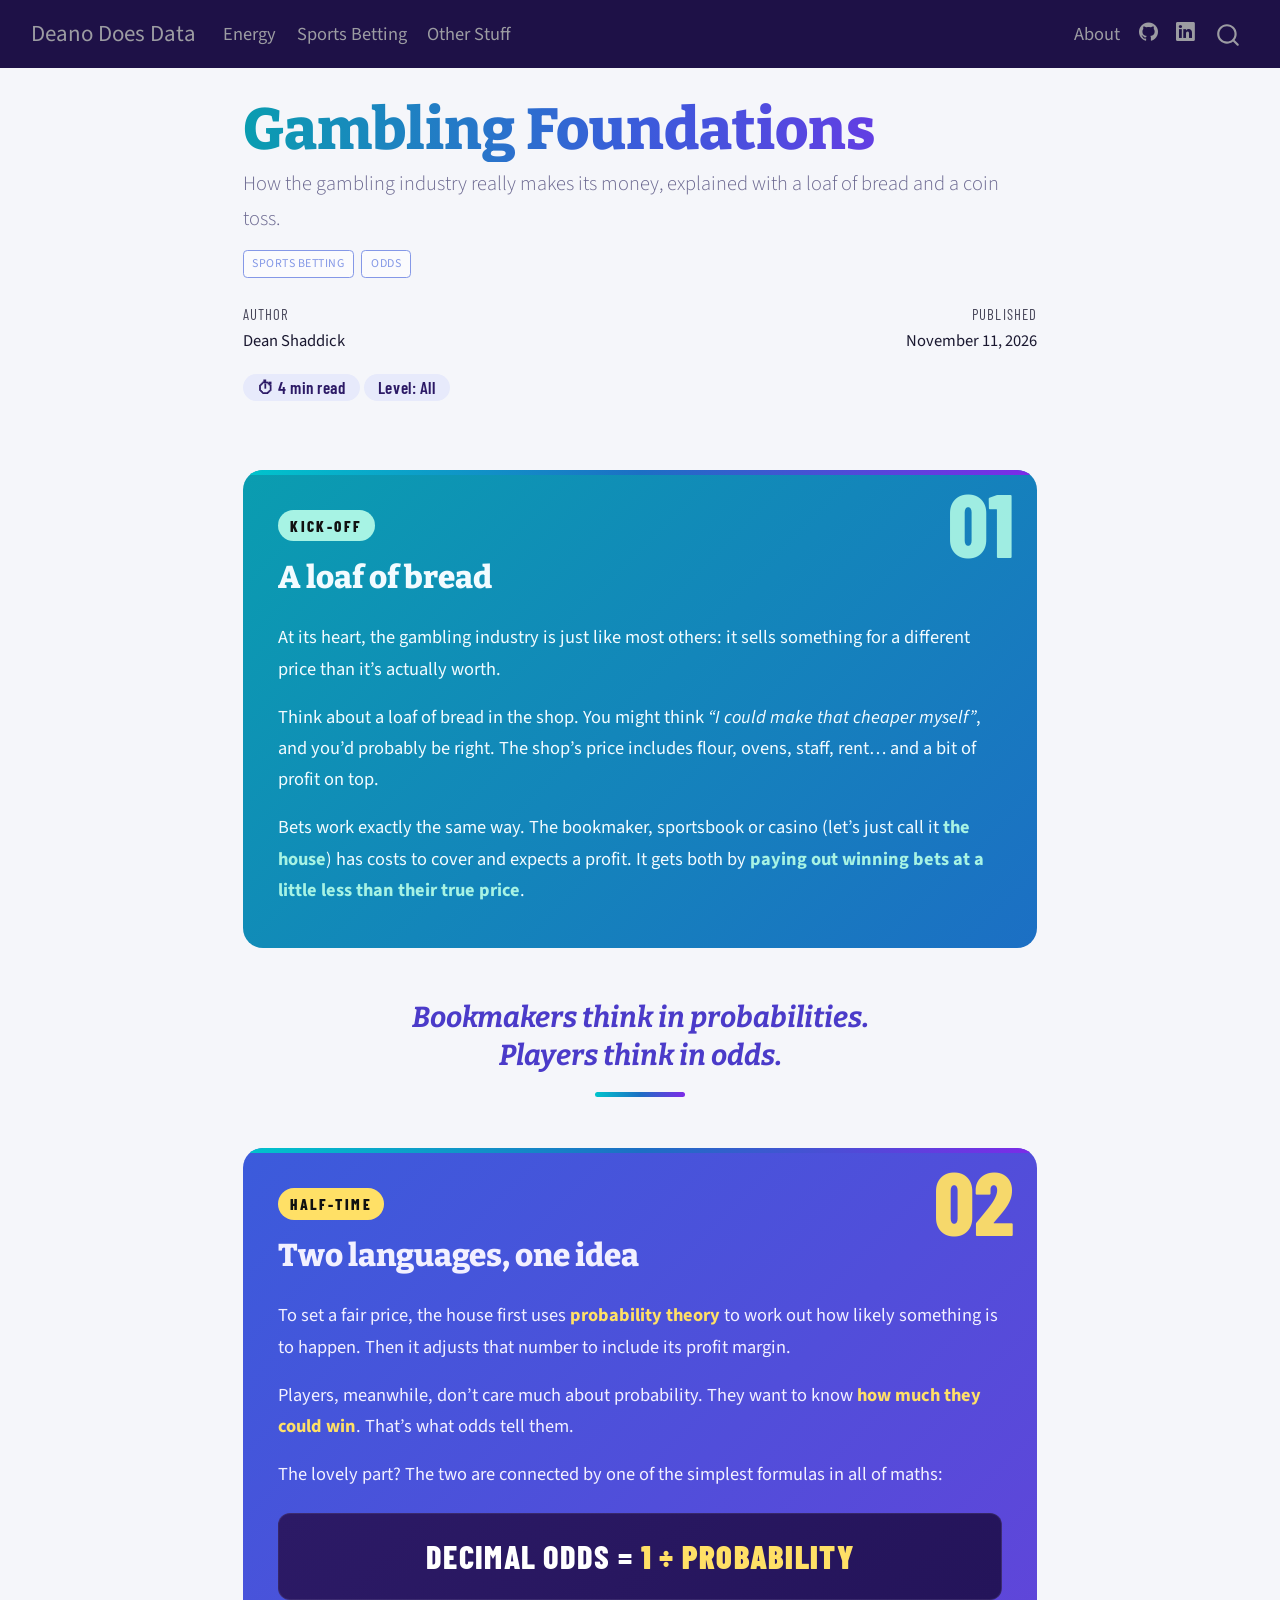
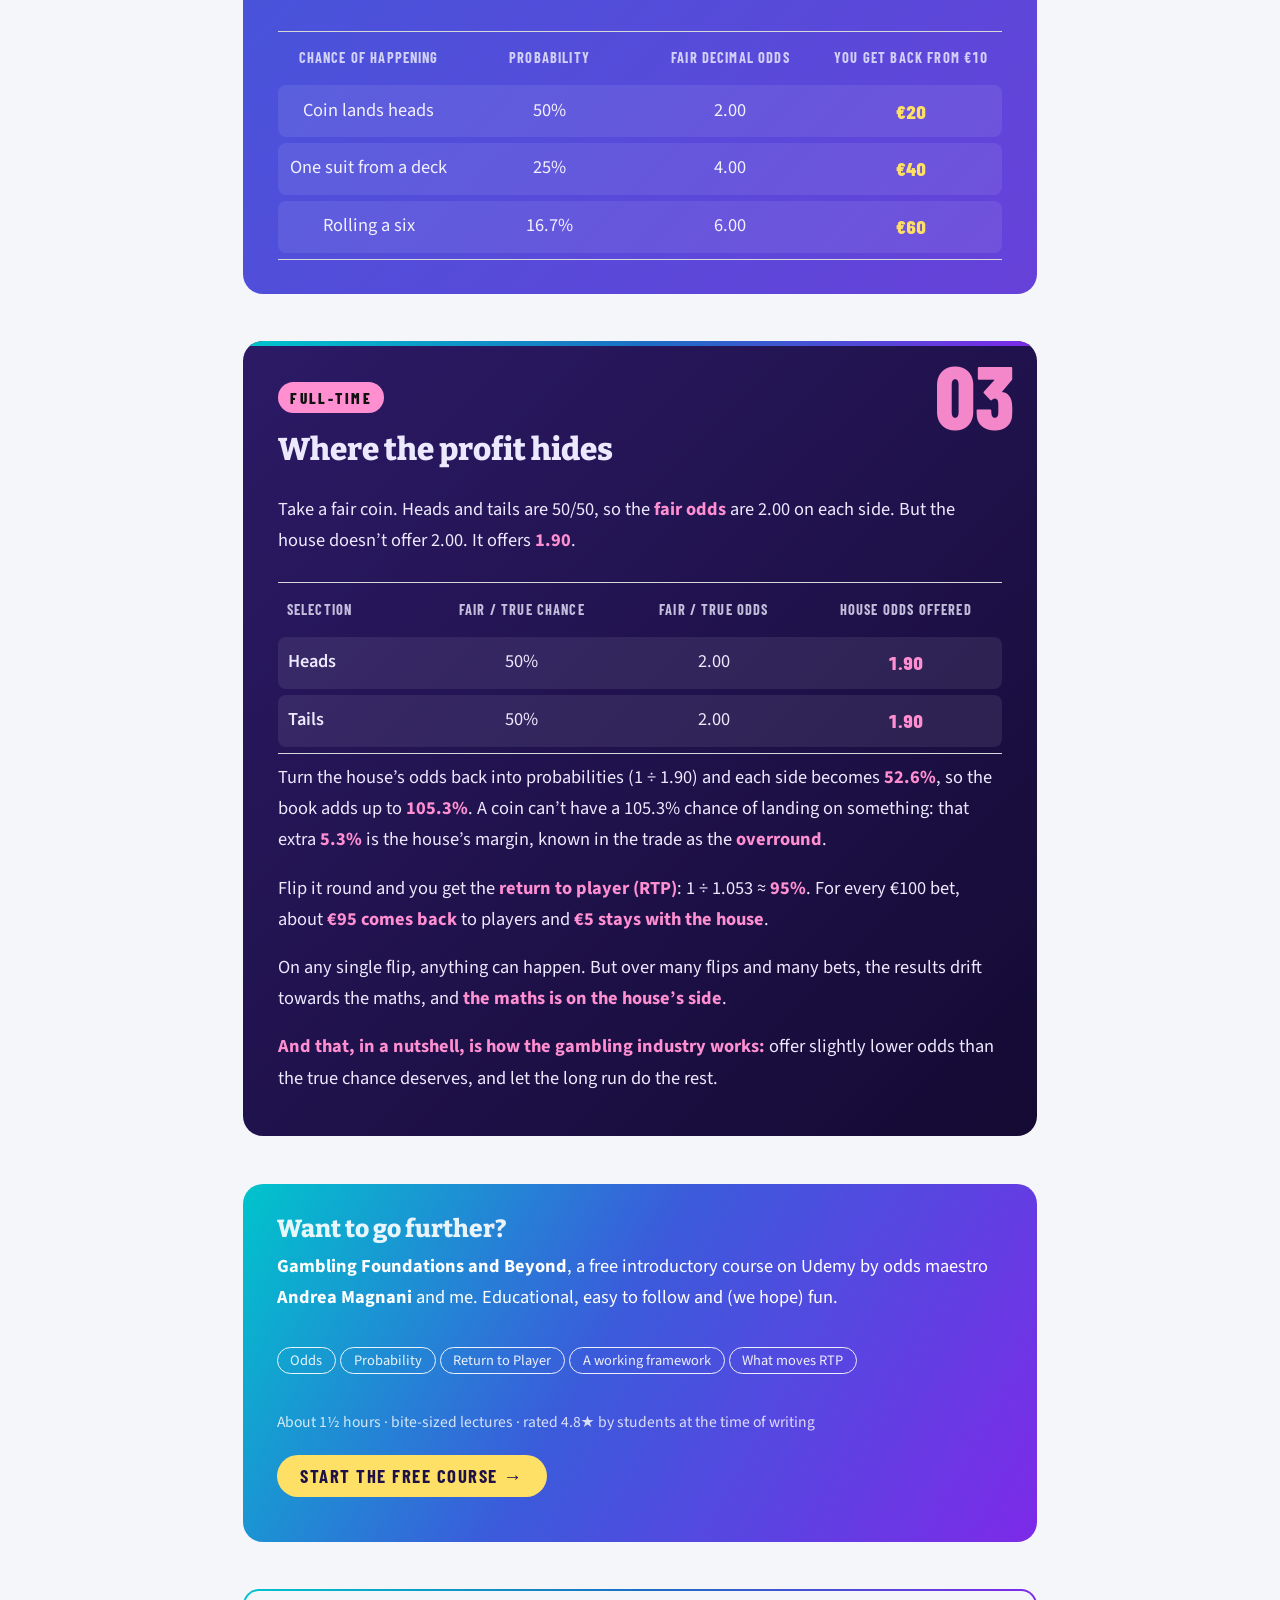
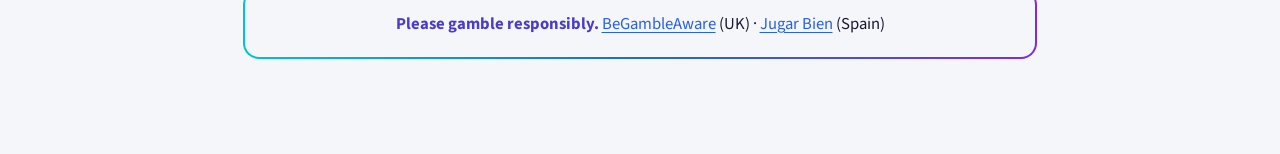
<file: sports-betting/gambling-foundations/index.html>
<!DOCTYPE html>
<html xmlns="http://www.w3.org/1999/xhtml" lang="en" xml:lang="en"><head>

<meta charset="utf-8">
<meta name="generator" content="quarto-1.11.9">

<meta name="viewport" content="width=device-width, initial-scale=1.0, user-scalable=yes">

<meta name="author" content="Dean Shaddick">
<meta name="dcterms.date" content="2026-11-11">
<meta name="description" content="Gambling foundations in four minutes: odds, probability and the margin the house builds into every price.">

<title>Gambling Foundations – Deano Does Data</title>
<style>
/* Default styles provided by pandoc.
** See https://pandoc.org/MANUAL.html#variables-for-html for config info.
*/
span.smallcaps{font-variant: small-caps;}
div.columns{display: flex; gap: 1.5em;}
div.column{flex: auto;}
@media screen {
div.columns{gap: min(4vw, 1.5em);}
div.column{overflow-x: auto;}
}
div.hanging-indent{margin-left: 1.5em; text-indent: -1.5em;}
ul.task-list{list-style: none;}
ul.task-list li input[type="checkbox"] {
  width: 0.8em;
  margin: 0 0.8em 0.2em -1em; /* quarto-specific, see https://github.com/quarto-dev/quarto-cli/issues/4556 */ 
  vertical-align: middle;
}
</style>


<script src="../../site_libs/quarto-nav/quarto-nav.js"></script>
<script src="../../site_libs/quarto-nav/headroom.min.js"></script>
<script src="../../site_libs/clipboard/clipboard.min.js"></script>
<script src="../../site_libs/quarto-search/autocomplete.umd.js"></script>
<script src="../../site_libs/quarto-search/fuse.min.js"></script>
<script src="../../site_libs/quarto-search/quarto-search.js"></script>
<meta name="quarto:offset" content="../../">
<script src="../../site_libs/quarto-html/quarto.js" type="module"></script>
<script src="../../site_libs/quarto-html/tabsets/tabsets.js" type="module"></script>
<script src="../../site_libs/quarto-html/scrollable-regions/scrollable-regions.js" type="module"></script>
<script src="../../site_libs/quarto-html/popper.min.js"></script>
<script src="../../site_libs/quarto-html/tippy.umd.min.js"></script>
<script src="../../site_libs/quarto-html/anchor.min.js"></script>
<link href="../../site_libs/quarto-html/tippy.css" rel="stylesheet">
<link href="../../site_libs/quarto-html/quarto-syntax-highlighting-63b5708e65d6cd79cd7618c58d0c21e7.css" rel="stylesheet" id="quarto-text-highlighting-styles">
<script src="../../site_libs/bootstrap/bootstrap.min.js"></script>
<link href="../../site_libs/bootstrap/bootstrap-icons.css" rel="stylesheet">
<link href="../../site_libs/bootstrap/bootstrap-78bafd72fb31617a59584ab9463c6c97.min.css" rel="stylesheet" append-hash="true" id="quarto-bootstrap" data-mode="light">
<script id="quarto-search-options" type="application/json">{
  "location": "navbar",
  "copy-button": false,
  "collapse-after": 3,
  "panel-placement": "end",
  "type": "overlay",
  "limit": 50,
  "keyboard-shortcut": [
    "f",
    "/",
    "s"
  ],
  "show-item-context": false,
  "language": {
    "search-no-results-text": "No results",
    "search-matching-documents-text": "matching documents",
    "search-copy-link-title": "Copy link to search",
    "search-hide-matches-text": "Hide additional matches",
    "search-more-match-text": "more match in this document",
    "search-more-matches-text": "more matches in this document",
    "search-clear-button-title": "Clear",
    "search-text-placeholder": "",
    "search-detached-cancel-button-title": "Cancel",
    "search-submit-button-title": "Submit",
    "search-label": "Search"
  }
}</script>
<style>html{ scroll-behavior: smooth; }</style>


</head>

<body class="nav-fixed theme-spectrum fullcontent quarto-light"><a id="quarto-skip-link" class="visually-hidden-focusable" href="#quarto-document-content">Skip to main content</a>

<div id="quarto-search-results"></div>
  <header id="quarto-header" class="headroom fixed-top">
    <nav class="navbar navbar-expand-lg " data-bs-theme="dark" aria-label="Site">
      <div class="navbar-container container-fluid">
      <div class="navbar-brand-container mx-auto">
    <a class="navbar-brand" href="../../index.html">
    <span class="navbar-title">Deano Does Data</span>
    </a>
  </div>
          <button class="navbar-toggler" type="button" data-bs-toggle="collapse" data-bs-target="#navbarCollapse" aria-controls="navbarCollapse" aria-expanded="false" aria-label="Toggle navigation" onclick="if (window.quartoToggleHeadroom) { window.quartoToggleHeadroom(); }">
  <span class="navbar-toggler-icon"></span>
</button>
          <div class="collapse navbar-collapse" id="navbarCollapse">
            <ul class="navbar-nav navbar-nav-scroll me-auto">
  <li class="nav-item">
    <a class="nav-link" href="../../energy/index.html"> 
<span class="menu-text">Energy</span></a>
  </li>  
  <li class="nav-item">
    <a class="nav-link" href="../../sports-betting/index.html"> 
<span class="menu-text">Sports Betting</span></a>
  </li>  
  <li class="nav-item">
    <a class="nav-link" href="../../other_stuff/index.html"> 
<span class="menu-text">Other Stuff</span></a>
  </li>  
</ul>
            <ul class="navbar-nav navbar-nav-scroll ms-auto">
  <li class="nav-item">
    <a class="nav-link" href="../../about.html"> 
<span class="menu-text">About</span></a>
  </li>  
  <li class="nav-item compact">
    <a class="nav-link" href="https://github.com/deano888"> <i class="bi bi-github" role="img">
</i> 
<span class="menu-text"></span></a>
  </li>  
  <li class="nav-item compact">
    <a class="nav-link" href="https://www.linkedin.com/in/deanoshaddick/"> <i class="bi bi-linkedin" role="img">
</i> 
<span class="menu-text"></span></a>
  </li>  
</ul>
          </div> <!-- /navcollapse -->
            <div class="quarto-navbar-tools">
</div>
            <div id="quarto-search" class="" title="Search"></div>
      </div> <!-- /container-fluid -->
    </nav>
</header>
<!-- content -->
<div id="quarto-content" class="quarto-container page-columns page-rows-contents page-layout-article page-navbar">
<!-- sidebar -->
<!-- margin-sidebar -->
    
<!-- main -->
<main class="content" id="quarto-document-content" tabindex="-1">

<header id="title-block-header" class="quarto-title-block default">
<div class="quarto-title">
<h1 class="title">Gambling Foundations</h1>
<p class="subtitle lead">How the gambling industry really makes its money, explained with a loaf of bread and a coin toss.</p>
  <div class="quarto-categories">
    <div class="quarto-category">Sports Betting</div>
    <div class="quarto-category">Odds</div>
  </div>
  </div>

<div>
  <div class="description">
    Gambling foundations in four minutes: odds, probability and the margin the house builds into every price.
  </div>
</div>


<div class="quarto-title-meta">

    <div>
    <div class="quarto-title-meta-heading">Author</div>
    <div class="quarto-title-meta-contents">
             <p>Dean Shaddick </p>
          </div>
  </div>
    
    <div>
    <div class="quarto-title-meta-heading">Published</div>
    <div class="quarto-title-meta-contents">
      <p class="date">November 11, 2026</p>
    </div>
  </div>
  
    
  </div>
  


</header>


<div class="meta-strip">
<p><span>⏱ 4 min read</span> <span>Level: All</span></p>
</div>
<div class="band sand">
<p><span class="num">01</span> <span class="kicker">Kick-off</span></p>
<section id="a-loaf-of-bread" class="level2">
<h2 class="anchored" data-anchor-id="a-loaf-of-bread">A loaf of bread</h2>
<p>At its heart, the gambling industry is just like most others: it sells something for a different price than it’s actually worth.</p>
<p>Think about a loaf of bread in the shop. You might think <em>“I could make that cheaper myself”</em>, and you’d probably be right. The shop’s price includes flour, ovens, staff, rent… and a bit of profit on top.</p>
<p>Bets work exactly the same way. The bookmaker, sportsbook or casino (let’s just call it <strong>the house</strong>) has costs to cover and expects a profit. It gets both by <strong>paying out winning bets at a little less than their true price</strong>.</p>
</section>
</div>
<div class="pullquote">
<p>Bookmakers think in probabilities.<br>Players think in odds.</p>
</div>
<div class="band sea">
<p><span class="num">02</span> <span class="kicker">Half-time</span></p>
<section id="two-languages-one-idea" class="level2">
<h2 class="anchored" data-anchor-id="two-languages-one-idea">Two languages, one idea</h2>
<p>To set a fair price, the house first uses <strong>probability theory</strong> to work out how likely something is to happen. Then it adjusts that number to include its profit margin.</p>
<p>Players, meanwhile, don’t care much about probability. They want to know <strong>how much they could win</strong>. That’s what odds tell them.</p>
<p>The lovely part? The two are connected by one of the simplest formulas in all of maths:</p>
<div class="formula">
<p>decimal odds = <strong>1 ÷ probability</strong></p>
</div>
<div class="odds-table">
<table class="caption-top table">
<colgroup>
<col style="width: 25%">
<col style="width: 25%">
<col style="width: 25%">
<col style="width: 25%">
</colgroup>
<thead>
<tr class="header">
<th style="text-align: center;">Chance of happening</th>
<th style="text-align: center;">Probability</th>
<th style="text-align: center;">Fair decimal odds</th>
<th style="text-align: center;">You get back from €10</th>
</tr>
</thead>
<tbody>
<tr class="odd">
<td style="text-align: center;">Coin lands heads</td>
<td style="text-align: center;">50%</td>
<td style="text-align: center;">2.00</td>
<td style="text-align: center;">€20</td>
</tr>
<tr class="even">
<td style="text-align: center;">One suit from a deck</td>
<td style="text-align: center;">25%</td>
<td style="text-align: center;">4.00</td>
<td style="text-align: center;">€40</td>
</tr>
<tr class="odd">
<td style="text-align: center;">Rolling a six</td>
<td style="text-align: center;">16.7%</td>
<td style="text-align: center;">6.00</td>
<td style="text-align: center;">€60</td>
</tr>
</tbody>
</table>
</div>
</section>
</div>
<div class="band coral">
<p><span class="num">03</span> <span class="kicker">Full-time</span></p>
<section id="where-the-profit-hides" class="level2">
<h2 class="anchored" data-anchor-id="where-the-profit-hides">Where the profit hides</h2>
<p>Take a fair coin. Heads and tails are 50/50, so the <strong>fair odds</strong> are 2.00 on each side. But the house doesn’t offer 2.00. It offers <strong>1.90</strong>.</p>
<div class="odds-table coin-table">
<table class="caption-top table">
<colgroup>
<col style="width: 20%">
<col style="width: 26%">
<col style="width: 26%">
<col style="width: 26%">
</colgroup>
<thead>
<tr class="header">
<th style="text-align: left;">Selection</th>
<th style="text-align: center;">Fair / true chance</th>
<th style="text-align: center;">Fair / true odds</th>
<th style="text-align: center;">House odds offered</th>
</tr>
</thead>
<tbody>
<tr class="odd">
<td style="text-align: left;">Heads</td>
<td style="text-align: center;">50%</td>
<td style="text-align: center;">2.00</td>
<td style="text-align: center;">1.90</td>
</tr>
<tr class="even">
<td style="text-align: left;">Tails</td>
<td style="text-align: center;">50%</td>
<td style="text-align: center;">2.00</td>
<td style="text-align: center;">1.90</td>
</tr>
</tbody>
</table>
</div>
<p>Turn the house’s odds back into probabilities (1 ÷ 1.90) and each side becomes <strong>52.6%</strong>, so the book adds up to <strong>105.3%</strong>. A coin can’t have a 105.3% chance of landing on something: that extra <strong>5.3%</strong> is the house’s margin, known in the trade as the <strong>overround</strong>.</p>
<p>Flip it round and you get the <strong>return to player (RTP)</strong>: 1 ÷ 1.053 ≈ <strong>95%</strong>. For every €100 bet, about <strong>€95 comes back</strong> to players and <strong>€5 stays with the house</strong>.</p>
<p>On any single flip, anything can happen. But over many flips and many bets, the results drift towards the maths, and <strong>the maths is on the house’s side</strong>.</p>
<p><strong>And that, in a nutshell, is how the gambling industry works:</strong> offer slightly lower odds than the true chance deserves, and let the long run do the rest.</p>
</section>
</div>
<section id="want-to-go-further" class="level3 course-card">
<h3 class="anchored" data-anchor-id="want-to-go-further">Want to go further?</h3>
<p><strong>Gambling Foundations and Beyond</strong>, a free introductory course on Udemy by odds maestro <strong>Andrea Magnani</strong> and me. Educational, easy to follow and (we hope) fun.</p>
<div class="chips">
<p><span>Odds</span> <span>Probability</span> <span>Return to Player</span> <span>A working framework</span> <span>What moves RTP</span></p>
</div>
<p><span class="small">About 1½ hours · bite-sized lectures · rated 4.8★ by students at the time of writing</span></p>
<p><a href="https://www.udemy.com/course/gambling-foundations-and-beyond/" class="btn-course">Start the free course →</a></p>
</section>
<div class="safer-gambling">
<p><strong>Please gamble responsibly.</strong> <a href="https://www.begambleaware.org">BeGambleAware</a> (UK) · <a href="https://www.jugarbien.es">Jugar Bien</a> (Spain)</p>
</div>



</main> <!-- /main -->
<script id="quarto-html-after-body" type="application/javascript">
  window.document.addEventListener("DOMContentLoaded", function (event) {
    const icon = "";
    const anchorJS = new window.AnchorJS();
    anchorJS.options = {
      placement: 'right',
      icon: icon
    };
    anchorJS.add('.anchored');
    const isCodeAnnotation = (el) => {
      for (const clz of el.classList) {
        if (clz.startsWith('code-annotation-')) {                     
          return true;
        }
      }
      return false;
    }
    const onCopySuccess = function(e) {
      // button target
      const button = e.trigger;
      // don't keep focus
      button.blur();
      // flash "checked"
      button.classList.add('code-copy-button-checked');
      var currentTitle = button.getAttribute("title");
      button.setAttribute("title", "Copied!");
      let tooltip;
      if (window.bootstrap) {
        button.setAttribute("data-bs-toggle", "tooltip");
        button.setAttribute("data-bs-placement", "left");
        button.setAttribute("data-bs-title", "Copied!");
        tooltip = new bootstrap.Tooltip(button, 
          { trigger: "manual", 
            customClass: "code-copy-button-tooltip",
            offset: [0, -8]});
        tooltip.show();    
      }
      setTimeout(function() {
        if (tooltip) {
          tooltip.hide();
          button.removeAttribute("data-bs-title");
          button.removeAttribute("data-bs-toggle");
          button.removeAttribute("data-bs-placement");
        }
        button.setAttribute("title", currentTitle);
        button.classList.remove('code-copy-button-checked');
      }, 1000);
      // clear code selection
      e.clearSelection();
    }
    const getTextToCopy = function(trigger) {
      const outerScaffold = trigger.parentElement.cloneNode(true);
      const codeEl = outerScaffold.querySelector('code');
      for (const childEl of codeEl.children) {
        if (isCodeAnnotation(childEl)) {
          childEl.remove();
        }
      }
      return codeEl.innerText;
    }
    const clipboard = new window.ClipboardJS('.code-copy-button:not([data-in-quarto-modal])', {
      text: getTextToCopy
    });
    clipboard.on('success', onCopySuccess);
    if (window.document.getElementById('quarto-embedded-source-code-modal')) {
      const clipboardModal = new window.ClipboardJS('.code-copy-button[data-in-quarto-modal]', {
        text: getTextToCopy,
        container: window.document.getElementById('quarto-embedded-source-code-modal')
      });
      clipboardModal.on('success', onCopySuccess);
    }
      var localhostRegex = new RegExp(/^(?:http|https):\/\/localhost\:?[0-9]*\//);
      var mailtoRegex = new RegExp(/^mailto:/);
        var filterRegex = new RegExp("https:\/\/deanodoesdata\.net\/");
      const newWindowLabel = "(opens in a new tab)";
      const newWindowNoteId = "quarto-ext-newwindow-label";
      // Links reference one hidden label through aria-describedby, so the
      // announcement never changes their accessible name.
      var describeNewWindow = (link) => {
        if (!window.document.getElementById(newWindowNoteId)) {
          var newWindowNote = window.document.createElement("span");
          newWindowNote.id = newWindowNoteId;
          newWindowNote.hidden = true;
          newWindowNote.textContent = newWindowLabel;
          window.document.body.appendChild(newWindowNote);
        }
        var describedBy = (link.getAttribute("aria-describedby") || "").split(/\s+/).filter(Boolean);
        if (!describedBy.includes(newWindowNoteId)) {
          describedBy.push(newWindowNoteId);
          link.setAttribute("aria-describedby", describedBy.join(" "));
        }
      }
      var isInternal = (href) => {
          return filterRegex.test(href) || localhostRegex.test(href) || mailtoRegex.test(href);
      }
      // Inspect non-navigation links and adorn them if external
      window.quartoDecorateExternalLinks = function (root) {
     var links = (root || window.document).querySelectorAll('a[href]:not(.nav-link):not(.navbar-brand):not(.toc-action):not(.sidebar-link):not(.sidebar-item-toggle):not(.pagination-link):not(.no-external):not([aria-hidden]):not(.dropdown-item):not(.quarto-navigation-tool):not(.about-link)');
      for (var i=0; i<links.length; i++) {
        const link = links[i];
        if (!isInternal(link.href)) {
          // undo the damage that might have been done by quarto-nav.js in the case of
          // links that we want to consider external
          if (link.dataset.originalHref !== undefined) {
            link.href = link.dataset.originalHref;
          }
            // target, if specified
            link.setAttribute("target", "_blank");
            if (link.getAttribute("rel") === null) {
              link.setAttribute("rel", "noopener");
            }
            describeNewWindow(link);
          if (!link.classList.contains('no-external-icon')) {
          }
        }
      }
      };
      window.quartoDecorateExternalLinks(window.document);
    // Esc closes the popup (WCAG 1.4.13) and focus leaving both trigger and
    // popup closes it (WCAG 2.4.11); tippy handles neither for interactive popups.
    const hideOnEscAndFocusOut = {
      name: 'hideOnEscAndFocusOut',
      defaultValue: true,
      fn(instance) {
        const dismiss = () => {
          // A show scheduled by the trigger delay would otherwise reopen it
          instance.clearDelayTimeouts();
          instance.hide();
        };
        const onKeyDown = (event) => {
          if (event.key !== 'Escape') {
            return;
          }
          // Keep Esc from also reaching page handlers (e.g. reveal.js overview),
          // except an open reveal.js slide menu, which Esc should close too.
          // The menu handles keys only when its keyboard option is on.
          const menuHandlesEsc = window.Reveal?.getPlugin?.('menu')?.isOpen() &&
            window.Reveal.getConfig().menu?.keyboard !== false;
          if (!menuHandlesEsc) {
            event.stopPropagation();
          }
          if (instance.popper.contains(window.document.activeElement)) {
            // Disabled while refocusing so the focus trigger does not reopen it
            instance.disable();
            instance.reference.focus();
            instance.enable();
          }
          dismiss();
        };
        const onFocusOut = (event) => {
          const target = event.relatedTarget;
          if (target && !instance.reference.contains(target) &&
              !instance.popper.contains(target)) {
            dismiss();
          }
        };
        // On the trigger too: a click trigger (code-annotations: select) has no
        // blur handling. Attached for the instance's lifetime so leaving the
        // trigger also cancels a show still pending on the trigger delay.
        instance.reference.addEventListener('focusout', onFocusOut);
        return {
          onShow() {
            window.document.addEventListener('keydown', onKeyDown, true);
            instance.popper.addEventListener('focusout', onFocusOut);
          },
          onHide() {
            window.document.removeEventListener('keydown', onKeyDown, true);
            instance.popper.removeEventListener('focusout', onFocusOut);
          },
          onDestroy() {
            instance.reference.removeEventListener('focusout', onFocusOut);
          },
        };
      },
    };
    function tippyHover(el, contentFn, onTriggerFn, onUntriggerFn) {
      const config = {
        allowHTML: true,
        maxWidth: 500,
        delay: 100,
        arrow: false,
        appendTo: function(el) {
            return el.parentElement;
        },
        interactive: true,
        interactiveBorder: 10,
        theme: 'quarto',
        placement: 'bottom-start',
        plugins: [hideOnEscAndFocusOut],
      };
      if (contentFn) {
        config.content = contentFn;
      }
      if (onTriggerFn) {
        config.onTrigger = onTriggerFn;
      }
      if (onUntriggerFn) {
        config.onUntrigger = onUntriggerFn;
      }
      window.tippy(el, config); 
    }
    const noterefs = window.document.querySelectorAll('a[role="doc-noteref"]');
    for (var i=0; i<noterefs.length; i++) {
      const ref = noterefs[i];
      tippyHover(ref, function() {
        // use id or data attribute instead here
        let href = ref.getAttribute('data-footnote-href') || ref.getAttribute('href');
        try { href = new URL(href).hash; } catch {}
        const id = href.replace(/^#\/?/, "");
        const note = window.document.getElementById(id);
        if (note) {
          return note.innerHTML;
        } else {
          return "";
        }
      });
    }
    const xrefs = window.document.querySelectorAll('a.quarto-xref');
    const processXRef = (id, note) => {
      // Strip column container classes
      const stripColumnClz = (el) => {
        el.classList.remove("page-full", "page-columns");
        if (el.children) {
          for (const child of el.children) {
            stripColumnClz(child);
          }
        }
      }
      stripColumnClz(note)
      if (id === null || id.startsWith('sec-')) {
        // Special case sections, only their first couple elements
        const container = document.createElement("div");
        if (note.children && note.children.length > 2) {
          container.appendChild(note.children[0].cloneNode(true));
          for (let i = 1; i < note.children.length; i++) {
            const child = note.children[i];
            if (child.tagName === "P" && child.innerText === "") {
              continue;
            } else {
              container.appendChild(child.cloneNode(true));
              break;
            }
          }
          if (window.Quarto?.typesetMath) {
            window.Quarto.typesetMath(container);
          }
          return container.innerHTML
        } else {
          if (window.Quarto?.typesetMath) {
            window.Quarto.typesetMath(note);
          }
          return note.innerHTML;
        }
      } else {
        // Remove any anchor links if they are present
        const anchorLink = note.querySelector('a.anchorjs-link');
        if (anchorLink) {
          anchorLink.remove();
        }
        if (window.Quarto?.typesetMath) {
          window.Quarto.typesetMath(note);
        }
        if (note.classList.contains("callout")) {
          return note.outerHTML;
        } else {
          return note.innerHTML;
        }
      }
    }
    for (var i=0; i<xrefs.length; i++) {
      const xref = xrefs[i];
      tippyHover(xref, undefined, function(instance) {
        instance.disable();
        let url = xref.getAttribute('href');
        let hash = undefined; 
        if (url.startsWith('#')) {
          hash = url;
        } else {
          try { hash = new URL(url).hash; } catch {}
        }
        if (hash) {
          const id = hash.replace(/^#\/?/, "");
          const note = window.document.getElementById(id);
          if (note !== null) {
            try {
              const html = processXRef(id, note.cloneNode(true));
              instance.setContent(html);
            } finally {
              instance.enable();
              instance.show();
            }
          } else {
            // See if we can fetch this
            fetch(url.split('#')[0])
            .then(res => res.text())
            .then(html => {
              const parser = new DOMParser();
              const htmlDoc = parser.parseFromString(html, "text/html");
              const note = htmlDoc.getElementById(id);
              if (note !== null) {
                const html = processXRef(id, note);
                instance.setContent(html);
              } 
            }).finally(() => {
              instance.enable();
              instance.show();
            });
          }
        } else {
          // See if we can fetch a full url (with no hash to target)
          // This is a special case and we should probably do some content thinning / targeting
          fetch(url)
          .then(res => res.text())
          .then(html => {
            const parser = new DOMParser();
            const htmlDoc = parser.parseFromString(html, "text/html");
            const note = htmlDoc.querySelector('main.content');
            if (note !== null) {
              // This should only happen for chapter cross references
              // (since there is no id in the URL)
              // remove the first header
              if (note.children.length > 0 && note.children[0].tagName === "HEADER") {
                note.children[0].remove();
              }
              const html = processXRef(null, note);
              instance.setContent(html);
            } 
          }).finally(() => {
            instance.enable();
            instance.show();
          });
        }
      }, function(instance) {
      });
    }
        let selectedAnnoteEl;
        const selectorForAnnotation = ( cell, annotation) => {
          let cellAttr = 'data-code-cell="' + cell + '"';
          let lineAttr = 'data-code-annotation="' +  annotation + '"';
          const selector = 'span[' + cellAttr + '][' + lineAttr + ']';
          return selector;
        }
        const selectCodeLines = (annoteEl) => {
          const doc = window.document;
          const targetCell = annoteEl.getAttribute("data-target-cell");
          const targetAnnotation = annoteEl.getAttribute("data-target-annotation");
          const annoteSpan = window.document.querySelector(selectorForAnnotation(targetCell, targetAnnotation));
          const lines = annoteSpan.getAttribute("data-code-lines").split(",");
          const lineIds = lines.map((line) => {
            return targetCell + "-" + line;
          })
          // Each band is positioned against its own containing block, which is
          // not the offsetParent of the lines, so place it from client rects.
          const placeBand = (band, firstEl, lastEl, codeBlock) => {
            const container = band.offsetParent;
            if (container === null) {
              return;
            }
            const containerRect = container.getBoundingClientRect();
            // Reveal.js scales slides with a transform, so convert client
            // pixels back to the CSS pixels of the container.
            const scale = containerRect.height / container.offsetHeight || 1;
            const firstRect = firstEl.getBoundingClientRect();
            const lastRect = lastEl.getBoundingClientRect();
            const top = (firstRect.top - containerRect.top) / scale - container.clientTop + container.scrollTop;
            const height = (lastRect.bottom - firstRect.top) / scale;
            band.style.top = top - 2 + "px";
            band.style.height = height + 4 + "px";
            if (codeBlock) {
              // Without the copy button wrapper, the containing block is wider
              // than the code block, so span the code block explicitly.
              const blockRect = codeBlock.getBoundingClientRect();
              band.style.left = (blockRect.left - containerRect.left) / scale - container.clientLeft + container.scrollLeft + "px";
              band.style.width = blockRect.width / scale + "px";
            }
          };
          if (lineIds.length > 0) {
            const el = window.document.getElementById(lineIds[0]);
            const lastEl = window.document.getElementById(lineIds[lineIds.length - 1]);
            const parent = el.parentElement.parentElement;
            // cook up a div (if necessary) and position it
            let div = window.document.getElementById("code-annotation-line-highlight");
            if (div === null) {
              div = window.document.createElement("div");
              div.setAttribute("id", "code-annotation-line-highlight");
              div.style.position = 'absolute';
              parent.appendChild(div);
            }
            placeBand(div, el, lastEl, parent.closest("div.sourceCode") || parent);
            let gutterDiv = window.document.getElementById("code-annotation-line-highlight-gutter");
            if (gutterDiv === null) {
              gutterDiv = window.document.createElement("div");
              gutterDiv.setAttribute("id", "code-annotation-line-highlight-gutter");
              gutterDiv.style.position = 'absolute';
              const codeCell = window.document.getElementById(targetCell);
              const gutter = codeCell.querySelector('.code-annotation-gutter');
              gutter.appendChild(gutterDiv);
            }
            placeBand(gutterDiv, el, lastEl);
            selectedAnnoteEl = annoteEl;
          }
        };
        const unselectCodeLines = () => {
          const elementsIds = ["code-annotation-line-highlight", "code-annotation-line-highlight-gutter"];
          elementsIds.forEach((elId) => {
            const div = window.document.getElementById(elId);
            if (div) {
              div.remove();
            }
          });
          selectedAnnoteEl = undefined;
        };
          // Handle positioning of the toggle
      window.addEventListener(
        "resize",
        throttle(() => {
          elRect = undefined;
          if (selectedAnnoteEl) {
            selectCodeLines(selectedAnnoteEl);
          }
        }, 10)
      );
      function throttle(fn, ms) {
      let throttle = false;
      let timer;
        return (...args) => {
          if(!throttle) { // first call gets through
              fn.apply(this, args);
              throttle = true;
          } else { // all the others get throttled
              if(timer) clearTimeout(timer); // cancel #2
              timer = setTimeout(() => {
                fn.apply(this, args);
                timer = throttle = false;
              }, ms);
          }
        };
      }
        // Attach click handler to the DT
        const annoteDls = window.document.querySelectorAll('dt[data-target-cell]');
        for (const annoteDlNode of annoteDls) {
          annoteDlNode.addEventListener('click', (event) => {
            const clickedEl = event.target;
            if (clickedEl !== selectedAnnoteEl) {
              unselectCodeLines();
              const activeEl = window.document.querySelector('dt[data-target-cell].code-annotation-active');
              if (activeEl) {
                activeEl.classList.remove('code-annotation-active');
              }
              selectCodeLines(clickedEl);
              clickedEl.classList.add('code-annotation-active');
            } else {
              // Unselect the line
              unselectCodeLines();
              clickedEl.classList.remove('code-annotation-active');
            }
          });
        }
    const findCites = (el) => {
      const parentEl = el.parentElement;
      if (parentEl) {
        const cites = parentEl.dataset.cites;
        if (cites) {
          return {
            el,
            cites: cites.split(' ')
          };
        } else {
          return findCites(el.parentElement)
        }
      } else {
        return undefined;
      }
    };
    var bibliorefs = window.document.querySelectorAll('a[role="doc-biblioref"]');
    for (var i=0; i<bibliorefs.length; i++) {
      const ref = bibliorefs[i];
      const citeInfo = findCites(ref);
      if (citeInfo) {
        tippyHover(citeInfo.el, function() {
          var popup = window.document.createElement('div');
          citeInfo.cites.forEach(function(cite) {
            var citeDiv = window.document.createElement('div');
            citeDiv.classList.add('hanging-indent');
            citeDiv.classList.add('csl-entry');
            var biblioDiv = window.document.getElementById('ref-' + cite);
            if (biblioDiv) {
              citeDiv.innerHTML = biblioDiv.innerHTML;
            }
            popup.appendChild(citeDiv);
          });
          return popup.innerHTML;
        });
      }
    }
  });
  </script>
  <script type="application/javascript">
  window.quartoScrollableRegionsLabels = {"code":"Scrollable code","output":"Scrollable output"};
  </script>
</div> <!-- /content -->




<script src="../../site_libs/quarto-html/zenscroll-min.js"></script>
</body></html>
</file>
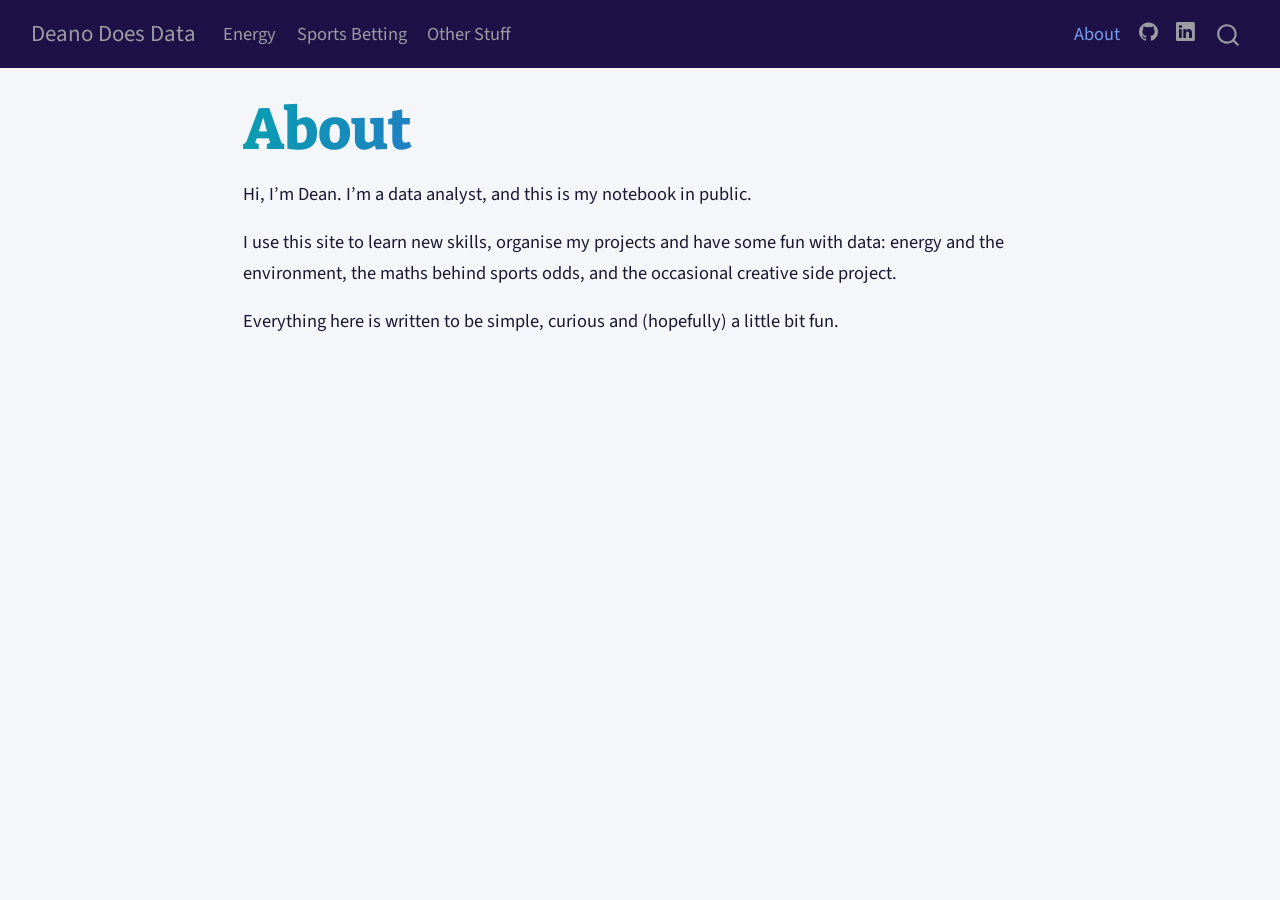
<file: about.html>
<!DOCTYPE html>
<html xmlns="http://www.w3.org/1999/xhtml" lang="en" xml:lang="en"><head>

<meta charset="utf-8">
<meta name="generator" content="quarto-1.11.9">

<meta name="viewport" content="width=device-width, initial-scale=1.0, user-scalable=yes">


<title>About – Deano Does Data</title>
<style>
/* Default styles provided by pandoc.
** See https://pandoc.org/MANUAL.html#variables-for-html for config info.
*/
span.smallcaps{font-variant: small-caps;}
div.columns{display: flex; gap: 1.5em;}
div.column{flex: auto;}
@media screen {
div.columns{gap: min(4vw, 1.5em);}
div.column{overflow-x: auto;}
}
div.hanging-indent{margin-left: 1.5em; text-indent: -1.5em;}
ul.task-list{list-style: none;}
ul.task-list li input[type="checkbox"] {
  width: 0.8em;
  margin: 0 0.8em 0.2em -1em; /* quarto-specific, see https://github.com/quarto-dev/quarto-cli/issues/4556 */ 
  vertical-align: middle;
}
</style>


<script src="site_libs/quarto-nav/quarto-nav.js"></script>
<script src="site_libs/quarto-nav/headroom.min.js"></script>
<script src="site_libs/clipboard/clipboard.min.js"></script>
<script src="site_libs/quarto-search/autocomplete.umd.js"></script>
<script src="site_libs/quarto-search/fuse.min.js"></script>
<script src="site_libs/quarto-search/quarto-search.js"></script>
<meta name="quarto:offset" content="./">
<script src="site_libs/quarto-html/quarto.js" type="module"></script>
<script src="site_libs/quarto-html/tabsets/tabsets.js" type="module"></script>
<script src="site_libs/quarto-html/scrollable-regions/scrollable-regions.js" type="module"></script>
<script src="site_libs/quarto-html/popper.min.js"></script>
<script src="site_libs/quarto-html/tippy.umd.min.js"></script>
<script src="site_libs/quarto-html/anchor.min.js"></script>
<link href="site_libs/quarto-html/tippy.css" rel="stylesheet">
<link href="site_libs/quarto-html/quarto-syntax-highlighting-63b5708e65d6cd79cd7618c58d0c21e7.css" rel="stylesheet" id="quarto-text-highlighting-styles">
<script src="site_libs/bootstrap/bootstrap.min.js"></script>
<link href="site_libs/bootstrap/bootstrap-icons.css" rel="stylesheet">
<link href="site_libs/bootstrap/bootstrap-78bafd72fb31617a59584ab9463c6c97.min.css" rel="stylesheet" append-hash="true" id="quarto-bootstrap" data-mode="light">
<script id="quarto-search-options" type="application/json">{
  "location": "navbar",
  "copy-button": false,
  "collapse-after": 3,
  "panel-placement": "end",
  "type": "overlay",
  "limit": 50,
  "keyboard-shortcut": [
    "f",
    "/",
    "s"
  ],
  "show-item-context": false,
  "language": {
    "search-no-results-text": "No results",
    "search-matching-documents-text": "matching documents",
    "search-copy-link-title": "Copy link to search",
    "search-hide-matches-text": "Hide additional matches",
    "search-more-match-text": "more match in this document",
    "search-more-matches-text": "more matches in this document",
    "search-clear-button-title": "Clear",
    "search-text-placeholder": "",
    "search-detached-cancel-button-title": "Cancel",
    "search-submit-button-title": "Submit",
    "search-label": "Search"
  }
}</script>
<style>html{ scroll-behavior: smooth; }</style>


</head>

<body class="nav-fixed theme-spectrum fullcontent quarto-light"><a id="quarto-skip-link" class="visually-hidden-focusable" href="#quarto-document-content">Skip to main content</a>

<div id="quarto-search-results"></div>
  <header id="quarto-header" class="headroom fixed-top">
    <nav class="navbar navbar-expand-lg " data-bs-theme="dark" aria-label="Site">
      <div class="navbar-container container-fluid">
      <div class="navbar-brand-container mx-auto">
    <a class="navbar-brand" href="./index.html">
    <span class="navbar-title">Deano Does Data</span>
    </a>
  </div>
          <button class="navbar-toggler" type="button" data-bs-toggle="collapse" data-bs-target="#navbarCollapse" aria-controls="navbarCollapse" aria-expanded="false" aria-label="Toggle navigation" onclick="if (window.quartoToggleHeadroom) { window.quartoToggleHeadroom(); }">
  <span class="navbar-toggler-icon"></span>
</button>
          <div class="collapse navbar-collapse" id="navbarCollapse">
            <ul class="navbar-nav navbar-nav-scroll me-auto">
  <li class="nav-item">
    <a class="nav-link" href="./energy/index.html"> 
<span class="menu-text">Energy</span></a>
  </li>  
  <li class="nav-item">
    <a class="nav-link" href="./sports-betting/index.html"> 
<span class="menu-text">Sports Betting</span></a>
  </li>  
  <li class="nav-item">
    <a class="nav-link" href="./other_stuff/index.html"> 
<span class="menu-text">Other Stuff</span></a>
  </li>  
</ul>
            <ul class="navbar-nav navbar-nav-scroll ms-auto">
  <li class="nav-item">
    <a class="nav-link active" href="./about.html" aria-current="page"> 
<span class="menu-text">About</span></a>
  </li>  
  <li class="nav-item compact">
    <a class="nav-link" href="https://github.com/deano888"> <i class="bi bi-github" role="img">
</i> 
<span class="menu-text"></span></a>
  </li>  
  <li class="nav-item compact">
    <a class="nav-link" href="https://www.linkedin.com/in/deanoshaddick/"> <i class="bi bi-linkedin" role="img">
</i> 
<span class="menu-text"></span></a>
  </li>  
</ul>
          </div> <!-- /navcollapse -->
            <div class="quarto-navbar-tools">
</div>
            <div id="quarto-search" class="" title="Search"></div>
      </div> <!-- /container-fluid -->
    </nav>
</header>
<!-- content -->
<div id="quarto-content" class="quarto-container page-columns page-rows-contents page-layout-article page-navbar">
<!-- sidebar -->
<!-- margin-sidebar -->
    
<!-- main -->
<main class="content" id="quarto-document-content" tabindex="-1">

<header id="title-block-header" class="quarto-title-block default">
<div class="quarto-title">
<h1 class="title">About</h1>
</div>



<div class="quarto-title-meta">

    
  
    
  </div>
  


</header>


<p>Hi, I’m Dean. I’m a data analyst, and this is my notebook in public.</p>
<p>I use this site to learn new skills, organise my projects and have some fun with data: energy and the environment, the maths behind sports odds, and the occasional creative side project.</p>
<p>Everything here is written to be simple, curious and (hopefully) a little bit fun.</p>



</main> <!-- /main -->
<script id="quarto-html-after-body" type="application/javascript">
  window.document.addEventListener("DOMContentLoaded", function (event) {
    const icon = "";
    const anchorJS = new window.AnchorJS();
    anchorJS.options = {
      placement: 'right',
      icon: icon
    };
    anchorJS.add('.anchored');
    const isCodeAnnotation = (el) => {
      for (const clz of el.classList) {
        if (clz.startsWith('code-annotation-')) {                     
          return true;
        }
      }
      return false;
    }
    const onCopySuccess = function(e) {
      // button target
      const button = e.trigger;
      // don't keep focus
      button.blur();
      // flash "checked"
      button.classList.add('code-copy-button-checked');
      var currentTitle = button.getAttribute("title");
      button.setAttribute("title", "Copied!");
      let tooltip;
      if (window.bootstrap) {
        button.setAttribute("data-bs-toggle", "tooltip");
        button.setAttribute("data-bs-placement", "left");
        button.setAttribute("data-bs-title", "Copied!");
        tooltip = new bootstrap.Tooltip(button, 
          { trigger: "manual", 
            customClass: "code-copy-button-tooltip",
            offset: [0, -8]});
        tooltip.show();    
      }
      setTimeout(function() {
        if (tooltip) {
          tooltip.hide();
          button.removeAttribute("data-bs-title");
          button.removeAttribute("data-bs-toggle");
          button.removeAttribute("data-bs-placement");
        }
        button.setAttribute("title", currentTitle);
        button.classList.remove('code-copy-button-checked');
      }, 1000);
      // clear code selection
      e.clearSelection();
    }
    const getTextToCopy = function(trigger) {
      const outerScaffold = trigger.parentElement.cloneNode(true);
      const codeEl = outerScaffold.querySelector('code');
      for (const childEl of codeEl.children) {
        if (isCodeAnnotation(childEl)) {
          childEl.remove();
        }
      }
      return codeEl.innerText;
    }
    const clipboard = new window.ClipboardJS('.code-copy-button:not([data-in-quarto-modal])', {
      text: getTextToCopy
    });
    clipboard.on('success', onCopySuccess);
    if (window.document.getElementById('quarto-embedded-source-code-modal')) {
      const clipboardModal = new window.ClipboardJS('.code-copy-button[data-in-quarto-modal]', {
        text: getTextToCopy,
        container: window.document.getElementById('quarto-embedded-source-code-modal')
      });
      clipboardModal.on('success', onCopySuccess);
    }
      var localhostRegex = new RegExp(/^(?:http|https):\/\/localhost\:?[0-9]*\//);
      var mailtoRegex = new RegExp(/^mailto:/);
        var filterRegex = new RegExp("https:\/\/deanodoesdata\.net\/");
      const newWindowLabel = "(opens in a new tab)";
      const newWindowNoteId = "quarto-ext-newwindow-label";
      // Links reference one hidden label through aria-describedby, so the
      // announcement never changes their accessible name.
      var describeNewWindow = (link) => {
        if (!window.document.getElementById(newWindowNoteId)) {
          var newWindowNote = window.document.createElement("span");
          newWindowNote.id = newWindowNoteId;
          newWindowNote.hidden = true;
          newWindowNote.textContent = newWindowLabel;
          window.document.body.appendChild(newWindowNote);
        }
        var describedBy = (link.getAttribute("aria-describedby") || "").split(/\s+/).filter(Boolean);
        if (!describedBy.includes(newWindowNoteId)) {
          describedBy.push(newWindowNoteId);
          link.setAttribute("aria-describedby", describedBy.join(" "));
        }
      }
      var isInternal = (href) => {
          return filterRegex.test(href) || localhostRegex.test(href) || mailtoRegex.test(href);
      }
      // Inspect non-navigation links and adorn them if external
      window.quartoDecorateExternalLinks = function (root) {
     var links = (root || window.document).querySelectorAll('a[href]:not(.nav-link):not(.navbar-brand):not(.toc-action):not(.sidebar-link):not(.sidebar-item-toggle):not(.pagination-link):not(.no-external):not([aria-hidden]):not(.dropdown-item):not(.quarto-navigation-tool):not(.about-link)');
      for (var i=0; i<links.length; i++) {
        const link = links[i];
        if (!isInternal(link.href)) {
          // undo the damage that might have been done by quarto-nav.js in the case of
          // links that we want to consider external
          if (link.dataset.originalHref !== undefined) {
            link.href = link.dataset.originalHref;
          }
            // target, if specified
            link.setAttribute("target", "_blank");
            if (link.getAttribute("rel") === null) {
              link.setAttribute("rel", "noopener");
            }
            describeNewWindow(link);
          if (!link.classList.contains('no-external-icon')) {
          }
        }
      }
      };
      window.quartoDecorateExternalLinks(window.document);
    // Esc closes the popup (WCAG 1.4.13) and focus leaving both trigger and
    // popup closes it (WCAG 2.4.11); tippy handles neither for interactive popups.
    const hideOnEscAndFocusOut = {
      name: 'hideOnEscAndFocusOut',
      defaultValue: true,
      fn(instance) {
        const dismiss = () => {
          // A show scheduled by the trigger delay would otherwise reopen it
          instance.clearDelayTimeouts();
          instance.hide();
        };
        const onKeyDown = (event) => {
          if (event.key !== 'Escape') {
            return;
          }
          // Keep Esc from also reaching page handlers (e.g. reveal.js overview),
          // except an open reveal.js slide menu, which Esc should close too.
          // The menu handles keys only when its keyboard option is on.
          const menuHandlesEsc = window.Reveal?.getPlugin?.('menu')?.isOpen() &&
            window.Reveal.getConfig().menu?.keyboard !== false;
          if (!menuHandlesEsc) {
            event.stopPropagation();
          }
          if (instance.popper.contains(window.document.activeElement)) {
            // Disabled while refocusing so the focus trigger does not reopen it
            instance.disable();
            instance.reference.focus();
            instance.enable();
          }
          dismiss();
        };
        const onFocusOut = (event) => {
          const target = event.relatedTarget;
          if (target && !instance.reference.contains(target) &&
              !instance.popper.contains(target)) {
            dismiss();
          }
        };
        // On the trigger too: a click trigger (code-annotations: select) has no
        // blur handling. Attached for the instance's lifetime so leaving the
        // trigger also cancels a show still pending on the trigger delay.
        instance.reference.addEventListener('focusout', onFocusOut);
        return {
          onShow() {
            window.document.addEventListener('keydown', onKeyDown, true);
            instance.popper.addEventListener('focusout', onFocusOut);
          },
          onHide() {
            window.document.removeEventListener('keydown', onKeyDown, true);
            instance.popper.removeEventListener('focusout', onFocusOut);
          },
          onDestroy() {
            instance.reference.removeEventListener('focusout', onFocusOut);
          },
        };
      },
    };
    function tippyHover(el, contentFn, onTriggerFn, onUntriggerFn) {
      const config = {
        allowHTML: true,
        maxWidth: 500,
        delay: 100,
        arrow: false,
        appendTo: function(el) {
            return el.parentElement;
        },
        interactive: true,
        interactiveBorder: 10,
        theme: 'quarto',
        placement: 'bottom-start',
        plugins: [hideOnEscAndFocusOut],
      };
      if (contentFn) {
        config.content = contentFn;
      }
      if (onTriggerFn) {
        config.onTrigger = onTriggerFn;
      }
      if (onUntriggerFn) {
        config.onUntrigger = onUntriggerFn;
      }
      window.tippy(el, config); 
    }
    const noterefs = window.document.querySelectorAll('a[role="doc-noteref"]');
    for (var i=0; i<noterefs.length; i++) {
      const ref = noterefs[i];
      tippyHover(ref, function() {
        // use id or data attribute instead here
        let href = ref.getAttribute('data-footnote-href') || ref.getAttribute('href');
        try { href = new URL(href).hash; } catch {}
        const id = href.replace(/^#\/?/, "");
        const note = window.document.getElementById(id);
        if (note) {
          return note.innerHTML;
        } else {
          return "";
        }
      });
    }
    const xrefs = window.document.querySelectorAll('a.quarto-xref');
    const processXRef = (id, note) => {
      // Strip column container classes
      const stripColumnClz = (el) => {
        el.classList.remove("page-full", "page-columns");
        if (el.children) {
          for (const child of el.children) {
            stripColumnClz(child);
          }
        }
      }
      stripColumnClz(note)
      if (id === null || id.startsWith('sec-')) {
        // Special case sections, only their first couple elements
        const container = document.createElement("div");
        if (note.children && note.children.length > 2) {
          container.appendChild(note.children[0].cloneNode(true));
          for (let i = 1; i < note.children.length; i++) {
            const child = note.children[i];
            if (child.tagName === "P" && child.innerText === "") {
              continue;
            } else {
              container.appendChild(child.cloneNode(true));
              break;
            }
          }
          if (window.Quarto?.typesetMath) {
            window.Quarto.typesetMath(container);
          }
          return container.innerHTML
        } else {
          if (window.Quarto?.typesetMath) {
            window.Quarto.typesetMath(note);
          }
          return note.innerHTML;
        }
      } else {
        // Remove any anchor links if they are present
        const anchorLink = note.querySelector('a.anchorjs-link');
        if (anchorLink) {
          anchorLink.remove();
        }
        if (window.Quarto?.typesetMath) {
          window.Quarto.typesetMath(note);
        }
        if (note.classList.contains("callout")) {
          return note.outerHTML;
        } else {
          return note.innerHTML;
        }
      }
    }
    for (var i=0; i<xrefs.length; i++) {
      const xref = xrefs[i];
      tippyHover(xref, undefined, function(instance) {
        instance.disable();
        let url = xref.getAttribute('href');
        let hash = undefined; 
        if (url.startsWith('#')) {
          hash = url;
        } else {
          try { hash = new URL(url).hash; } catch {}
        }
        if (hash) {
          const id = hash.replace(/^#\/?/, "");
          const note = window.document.getElementById(id);
          if (note !== null) {
            try {
              const html = processXRef(id, note.cloneNode(true));
              instance.setContent(html);
            } finally {
              instance.enable();
              instance.show();
            }
          } else {
            // See if we can fetch this
            fetch(url.split('#')[0])
            .then(res => res.text())
            .then(html => {
              const parser = new DOMParser();
              const htmlDoc = parser.parseFromString(html, "text/html");
              const note = htmlDoc.getElementById(id);
              if (note !== null) {
                const html = processXRef(id, note);
                instance.setContent(html);
              } 
            }).finally(() => {
              instance.enable();
              instance.show();
            });
          }
        } else {
          // See if we can fetch a full url (with no hash to target)
          // This is a special case and we should probably do some content thinning / targeting
          fetch(url)
          .then(res => res.text())
          .then(html => {
            const parser = new DOMParser();
            const htmlDoc = parser.parseFromString(html, "text/html");
            const note = htmlDoc.querySelector('main.content');
            if (note !== null) {
              // This should only happen for chapter cross references
              // (since there is no id in the URL)
              // remove the first header
              if (note.children.length > 0 && note.children[0].tagName === "HEADER") {
                note.children[0].remove();
              }
              const html = processXRef(null, note);
              instance.setContent(html);
            } 
          }).finally(() => {
            instance.enable();
            instance.show();
          });
        }
      }, function(instance) {
      });
    }
        let selectedAnnoteEl;
        const selectorForAnnotation = ( cell, annotation) => {
          let cellAttr = 'data-code-cell="' + cell + '"';
          let lineAttr = 'data-code-annotation="' +  annotation + '"';
          const selector = 'span[' + cellAttr + '][' + lineAttr + ']';
          return selector;
        }
        const selectCodeLines = (annoteEl) => {
          const doc = window.document;
          const targetCell = annoteEl.getAttribute("data-target-cell");
          const targetAnnotation = annoteEl.getAttribute("data-target-annotation");
          const annoteSpan = window.document.querySelector(selectorForAnnotation(targetCell, targetAnnotation));
          const lines = annoteSpan.getAttribute("data-code-lines").split(",");
          const lineIds = lines.map((line) => {
            return targetCell + "-" + line;
          })
          // Each band is positioned against its own containing block, which is
          // not the offsetParent of the lines, so place it from client rects.
          const placeBand = (band, firstEl, lastEl, codeBlock) => {
            const container = band.offsetParent;
            if (container === null) {
              return;
            }
            const containerRect = container.getBoundingClientRect();
            // Reveal.js scales slides with a transform, so convert client
            // pixels back to the CSS pixels of the container.
            const scale = containerRect.height / container.offsetHeight || 1;
            const firstRect = firstEl.getBoundingClientRect();
            const lastRect = lastEl.getBoundingClientRect();
            const top = (firstRect.top - containerRect.top) / scale - container.clientTop + container.scrollTop;
            const height = (lastRect.bottom - firstRect.top) / scale;
            band.style.top = top - 2 + "px";
            band.style.height = height + 4 + "px";
            if (codeBlock) {
              // Without the copy button wrapper, the containing block is wider
              // than the code block, so span the code block explicitly.
              const blockRect = codeBlock.getBoundingClientRect();
              band.style.left = (blockRect.left - containerRect.left) / scale - container.clientLeft + container.scrollLeft + "px";
              band.style.width = blockRect.width / scale + "px";
            }
          };
          if (lineIds.length > 0) {
            const el = window.document.getElementById(lineIds[0]);
            const lastEl = window.document.getElementById(lineIds[lineIds.length - 1]);
            const parent = el.parentElement.parentElement;
            // cook up a div (if necessary) and position it
            let div = window.document.getElementById("code-annotation-line-highlight");
            if (div === null) {
              div = window.document.createElement("div");
              div.setAttribute("id", "code-annotation-line-highlight");
              div.style.position = 'absolute';
              parent.appendChild(div);
            }
            placeBand(div, el, lastEl, parent.closest("div.sourceCode") || parent);
            let gutterDiv = window.document.getElementById("code-annotation-line-highlight-gutter");
            if (gutterDiv === null) {
              gutterDiv = window.document.createElement("div");
              gutterDiv.setAttribute("id", "code-annotation-line-highlight-gutter");
              gutterDiv.style.position = 'absolute';
              const codeCell = window.document.getElementById(targetCell);
              const gutter = codeCell.querySelector('.code-annotation-gutter');
              gutter.appendChild(gutterDiv);
            }
            placeBand(gutterDiv, el, lastEl);
            selectedAnnoteEl = annoteEl;
          }
        };
        const unselectCodeLines = () => {
          const elementsIds = ["code-annotation-line-highlight", "code-annotation-line-highlight-gutter"];
          elementsIds.forEach((elId) => {
            const div = window.document.getElementById(elId);
            if (div) {
              div.remove();
            }
          });
          selectedAnnoteEl = undefined;
        };
          // Handle positioning of the toggle
      window.addEventListener(
        "resize",
        throttle(() => {
          elRect = undefined;
          if (selectedAnnoteEl) {
            selectCodeLines(selectedAnnoteEl);
          }
        }, 10)
      );
      function throttle(fn, ms) {
      let throttle = false;
      let timer;
        return (...args) => {
          if(!throttle) { // first call gets through
              fn.apply(this, args);
              throttle = true;
          } else { // all the others get throttled
              if(timer) clearTimeout(timer); // cancel #2
              timer = setTimeout(() => {
                fn.apply(this, args);
                timer = throttle = false;
              }, ms);
          }
        };
      }
        // Attach click handler to the DT
        const annoteDls = window.document.querySelectorAll('dt[data-target-cell]');
        for (const annoteDlNode of annoteDls) {
          annoteDlNode.addEventListener('click', (event) => {
            const clickedEl = event.target;
            if (clickedEl !== selectedAnnoteEl) {
              unselectCodeLines();
              const activeEl = window.document.querySelector('dt[data-target-cell].code-annotation-active');
              if (activeEl) {
                activeEl.classList.remove('code-annotation-active');
              }
              selectCodeLines(clickedEl);
              clickedEl.classList.add('code-annotation-active');
            } else {
              // Unselect the line
              unselectCodeLines();
              clickedEl.classList.remove('code-annotation-active');
            }
          });
        }
    const findCites = (el) => {
      const parentEl = el.parentElement;
      if (parentEl) {
        const cites = parentEl.dataset.cites;
        if (cites) {
          return {
            el,
            cites: cites.split(' ')
          };
        } else {
          return findCites(el.parentElement)
        }
      } else {
        return undefined;
      }
    };
    var bibliorefs = window.document.querySelectorAll('a[role="doc-biblioref"]');
    for (var i=0; i<bibliorefs.length; i++) {
      const ref = bibliorefs[i];
      const citeInfo = findCites(ref);
      if (citeInfo) {
        tippyHover(citeInfo.el, function() {
          var popup = window.document.createElement('div');
          citeInfo.cites.forEach(function(cite) {
            var citeDiv = window.document.createElement('div');
            citeDiv.classList.add('hanging-indent');
            citeDiv.classList.add('csl-entry');
            var biblioDiv = window.document.getElementById('ref-' + cite);
            if (biblioDiv) {
              citeDiv.innerHTML = biblioDiv.innerHTML;
            }
            popup.appendChild(citeDiv);
          });
          return popup.innerHTML;
        });
      }
    }
  });
  </script>
  <script type="application/javascript">
  window.quartoScrollableRegionsLabels = {"code":"Scrollable code","output":"Scrollable output"};
  </script>
</div> <!-- /content -->




<script src="site_libs/quarto-html/zenscroll-min.js"></script>
</body></html>
</file>
<file: site_libs/quarto-html/tippy.css>
.tippy-box[data-animation=fade][data-state=hidden]{opacity:0}[data-tippy-root]{max-width:calc(100vw - 10px)}.tippy-box{position:relative;background-color:#333;color:#fff;border-radius:4px;font-size:14px;line-height:1.4;white-space:normal;outline:0;transition-property:transform,visibility,opacity}.tippy-box[data-placement^=top]>.tippy-arrow{bottom:0}.tippy-box[data-placement^=top]>.tippy-arrow:before{bottom:-7px;left:0;border-width:8px 8px 0;border-top-color:initial;transform-origin:center top}.tippy-box[data-placement^=bottom]>.tippy-arrow{top:0}.tippy-box[data-placement^=bottom]>.tippy-arrow:before{top:-7px;left:0;border-width:0 8px 8px;border-bottom-color:initial;transform-origin:center bottom}.tippy-box[data-placement^=left]>.tippy-arrow{right:0}.tippy-box[data-placement^=left]>.tippy-arrow:before{border-width:8px 0 8px 8px;border-left-color:initial;right:-7px;transform-origin:center left}.tippy-box[data-placement^=right]>.tippy-arrow{left:0}.tippy-box[data-placement^=right]>.tippy-arrow:before{left:-7px;border-width:8px 8px 8px 0;border-right-color:initial;transform-origin:center right}.tippy-box[data-inertia][data-state=visible]{transition-timing-function:cubic-bezier(.54,1.5,.38,1.11)}.tippy-arrow{width:16px;height:16px;color:#333}.tippy-arrow:before{content:"";position:absolute;border-color:transparent;border-style:solid}.tippy-content{position:relative;padding:5px 9px;z-index:1}
</file>
<file: site_libs/quarto-html/quarto-syntax-highlighting-63b5708e65d6cd79cd7618c58d0c21e7.css>
/* quarto syntax highlight colors */
:root {
  --quarto-hl-ot-color: #003B4F;
  --quarto-hl-at-color: #657422;
  --quarto-hl-ss-color: #20794D;
  --quarto-hl-an-color: #5E5E5E;
  --quarto-hl-fu-color: #4758AB;
  --quarto-hl-st-color: #20794D;
  --quarto-hl-cf-color: #003B4F;
  --quarto-hl-op-color: #5E5E5E;
  --quarto-hl-er-color: #AD0000;
  --quarto-hl-bn-color: #AD0000;
  --quarto-hl-al-color: #AD0000;
  --quarto-hl-va-color: #111111;
  --quarto-hl-bu-color: inherit;
  --quarto-hl-ex-color: inherit;
  --quarto-hl-pp-color: #AD0000;
  --quarto-hl-in-color: #5E5E5E;
  --quarto-hl-vs-color: #20794D;
  --quarto-hl-wa-color: #5E5E5E;
  --quarto-hl-do-color: #5E5E5E;
  --quarto-hl-im-color: #00769E;
  --quarto-hl-ch-color: #20794D;
  --quarto-hl-dt-color: #AD0000;
  --quarto-hl-fl-color: #AD0000;
  --quarto-hl-co-color: #5E5E5E;
  --quarto-hl-cv-color: #5E5E5E;
  --quarto-hl-cn-color: #8f5902;
  --quarto-hl-sc-color: #5E5E5E;
  --quarto-hl-dv-color: #AD0000;
  --quarto-hl-kw-color: #003B4F;
}

/* other quarto variables */
:root {
  --quarto-font-monospace: SFMono-Regular, Menlo, Monaco, Consolas, "Liberation Mono", "Courier New", monospace;
}

/* syntax highlight based on Pandoc's rules */
pre > code.sourceCode > span {
  color: #003B4F;
}

code.sourceCode > span {
  color: #003B4F;
}

div.sourceCode,
div.sourceCode pre.sourceCode {
  color: #003B4F;
}

/* Normal */
code span {
  color: #003B4F;
}

/* Alert */
code span.al {
  color: #AD0000;
  font-style: inherit;
}

/* Annotation */
code span.an {
  color: #5E5E5E;
  font-style: inherit;
}

/* Attribute */
code span.at {
  color: #657422;
  font-style: inherit;
}

/* BaseN */
code span.bn {
  color: #AD0000;
  font-style: inherit;
}

/* BuiltIn */
code span.bu {
  font-style: inherit;
}

/* ControlFlow */
code span.cf {
  color: #003B4F;
  font-weight: bold;
  font-style: inherit;
}

/* Char */
code span.ch {
  color: #20794D;
  font-style: inherit;
}

/* Constant */
code span.cn {
  color: #8f5902;
  font-style: inherit;
}

/* Comment */
code span.co {
  color: #5E5E5E;
  font-style: inherit;
}

/* CommentVar */
code span.cv {
  color: #5E5E5E;
  font-style: italic;
}

/* Documentation */
code span.do {
  color: #5E5E5E;
  font-style: italic;
}

/* DataType */
code span.dt {
  color: #AD0000;
  font-style: inherit;
}

/* DecVal */
code span.dv {
  color: #AD0000;
  font-style: inherit;
}

/* Error */
code span.er {
  color: #AD0000;
  font-style: inherit;
}

/* Extension */
code span.ex {
  font-style: inherit;
}

/* Float */
code span.fl {
  color: #AD0000;
  font-style: inherit;
}

/* Function */
code span.fu {
  color: #4758AB;
  font-style: inherit;
}

/* Import */
code span.im {
  color: #00769E;
  font-style: inherit;
}

/* Information */
code span.in {
  color: #5E5E5E;
  font-style: inherit;
}

/* Keyword */
code span.kw {
  color: #003B4F;
  font-weight: bold;
  font-style: inherit;
}

/* Operator */
code span.op {
  color: #5E5E5E;
  font-style: inherit;
}

/* Other */
code span.ot {
  color: #003B4F;
  font-style: inherit;
}

/* Preprocessor */
code span.pp {
  color: #AD0000;
  font-style: inherit;
}

/* SpecialChar */
code span.sc {
  color: #5E5E5E;
  font-style: inherit;
}

/* SpecialString */
code span.ss {
  color: #20794D;
  font-style: inherit;
}

/* String */
code span.st {
  color: #20794D;
  font-style: inherit;
}

/* Variable */
code span.va {
  color: #111111;
  font-style: inherit;
}

/* VerbatimString */
code span.vs {
  color: #20794D;
  font-style: inherit;
}

/* Warning */
code span.wa {
  color: #5E5E5E;
  font-style: italic;
}

.prevent-inlining {
  content: "</";
}

/*# sourceMappingURL=054cc16b9e9817627be6994582d2ffb5.css.map */
</file>
